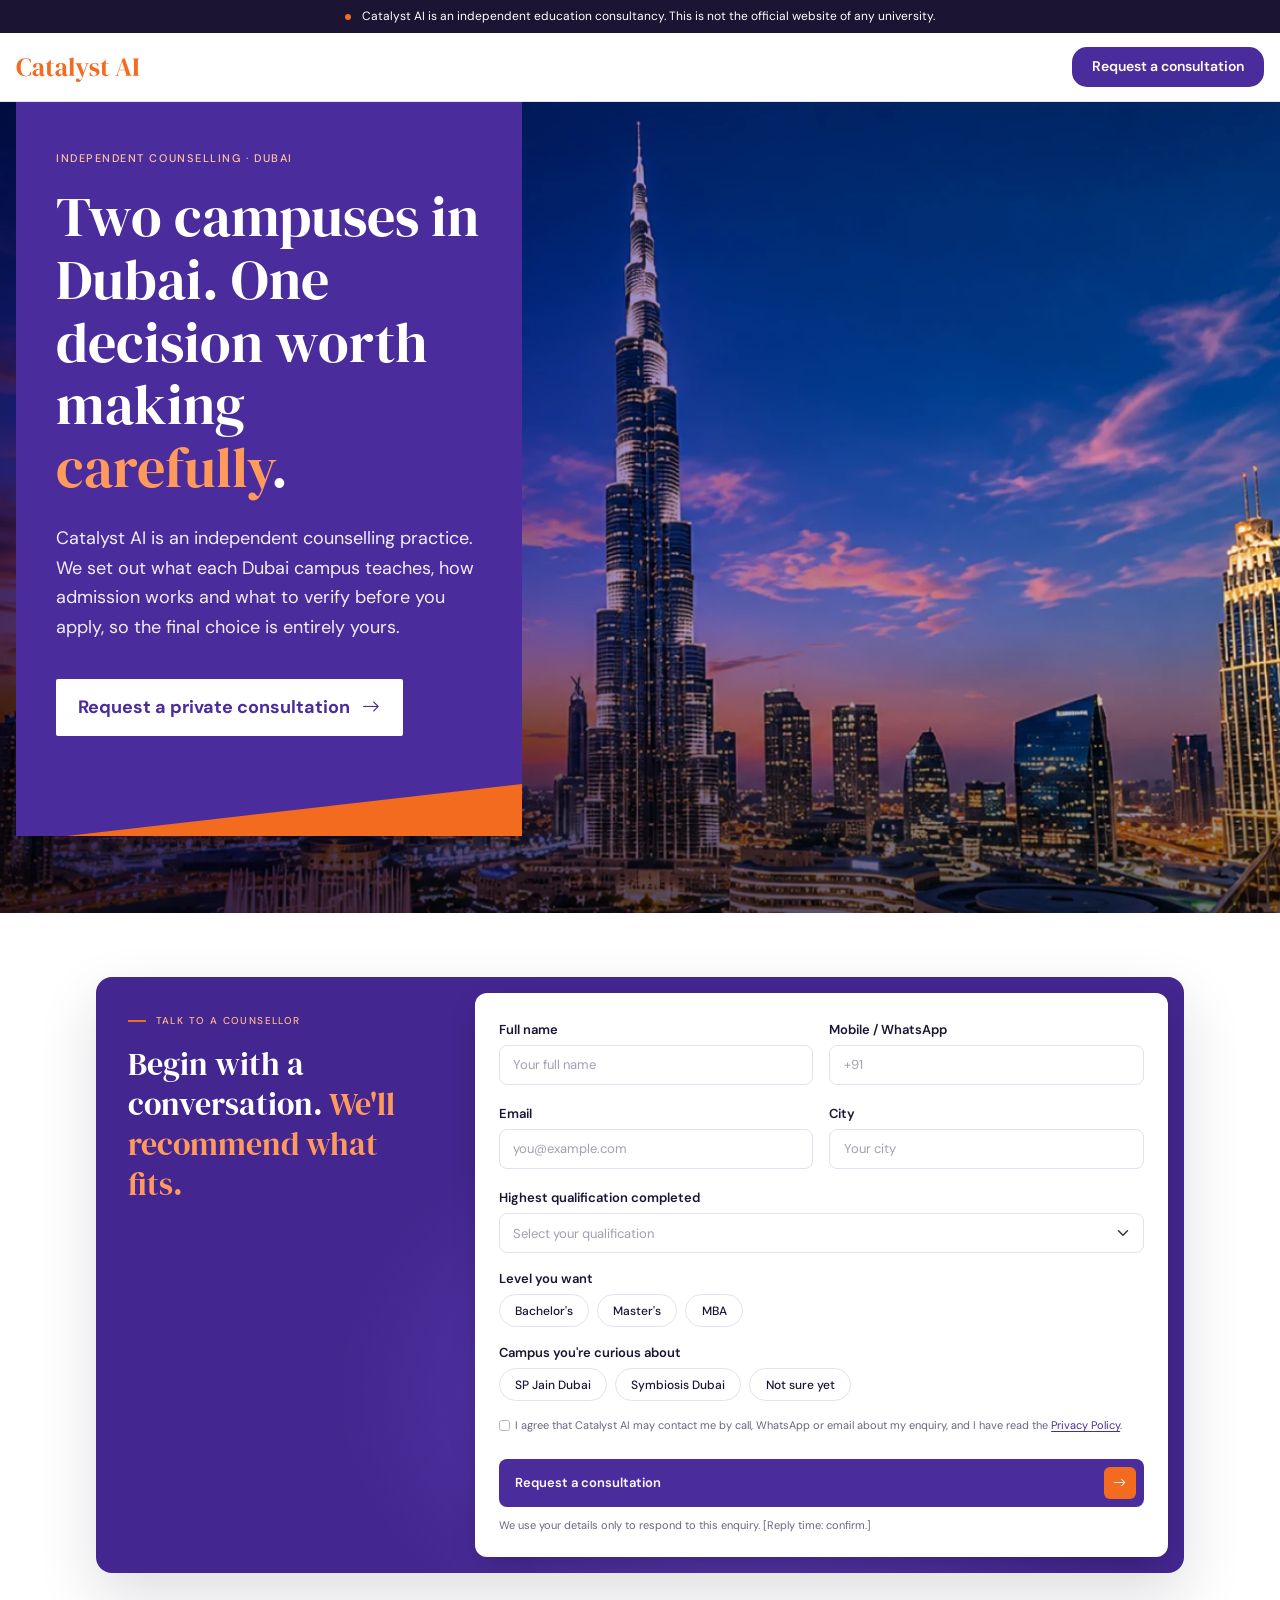
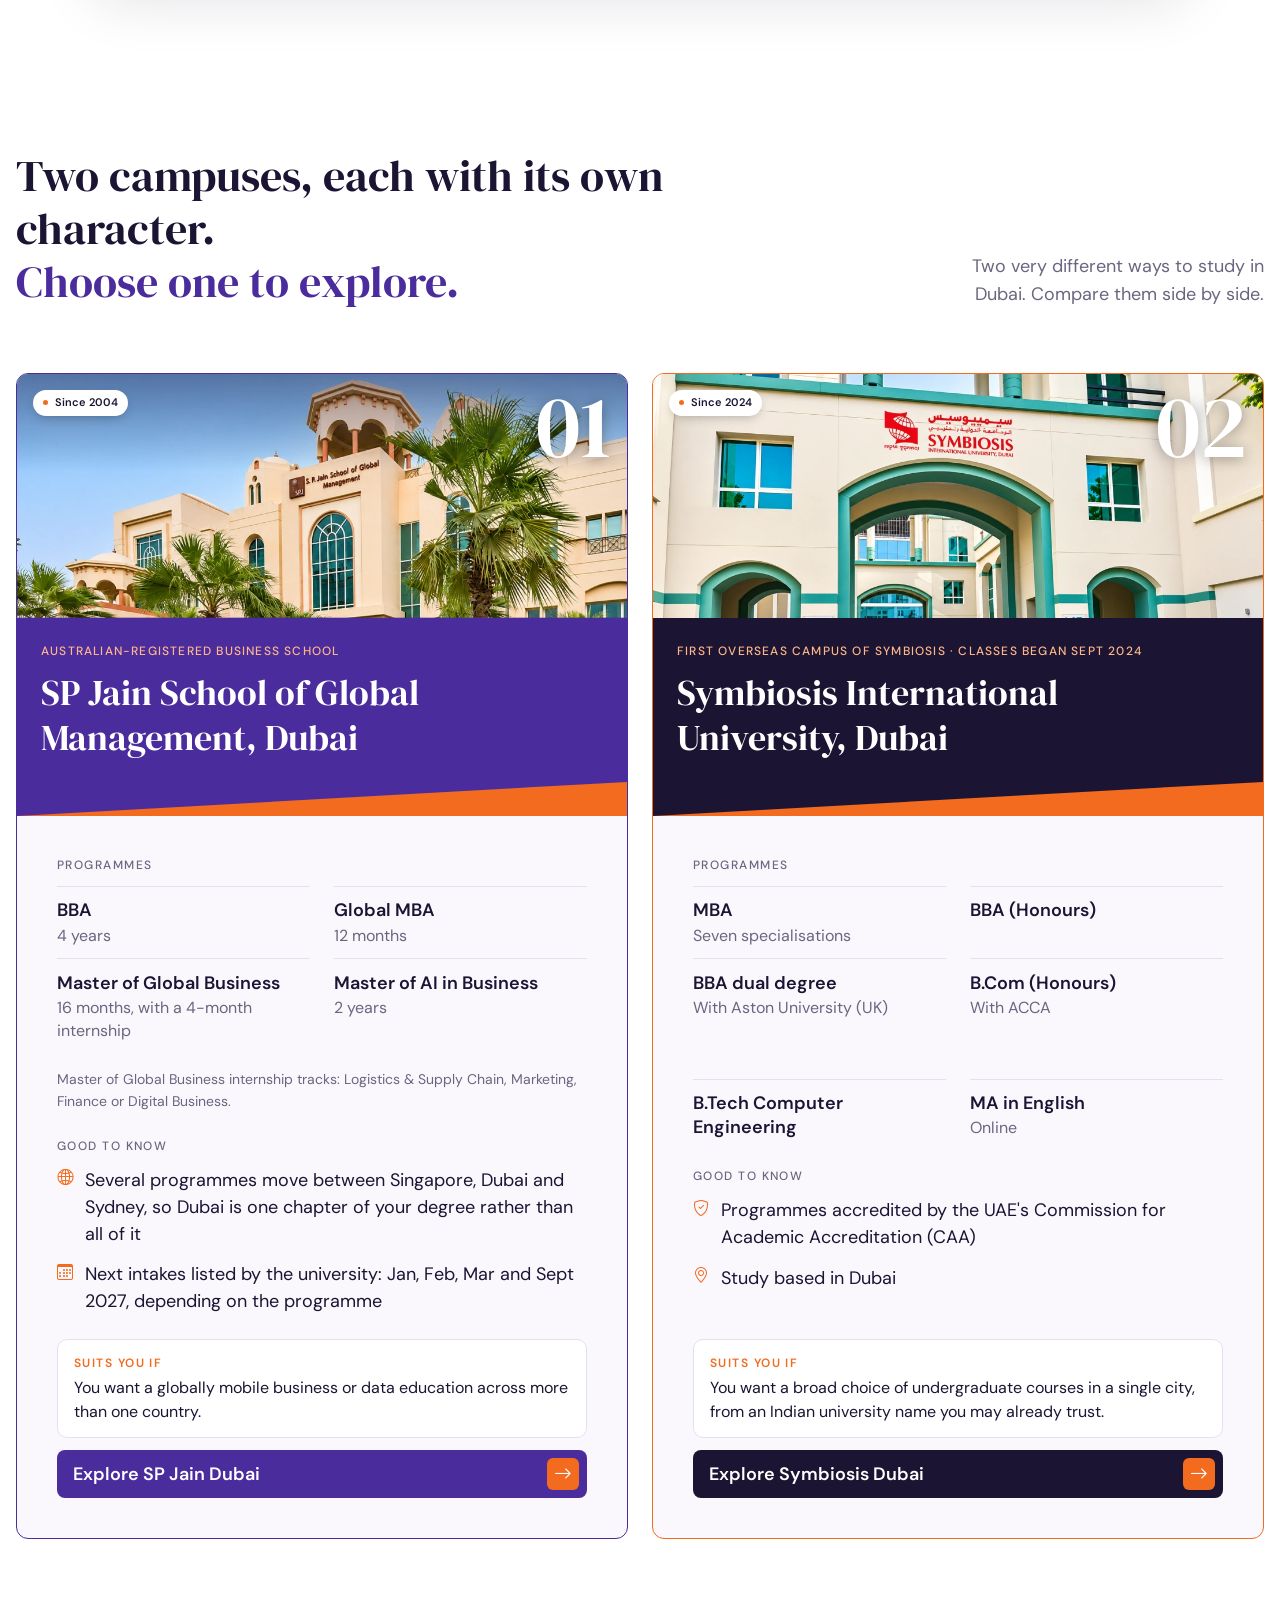
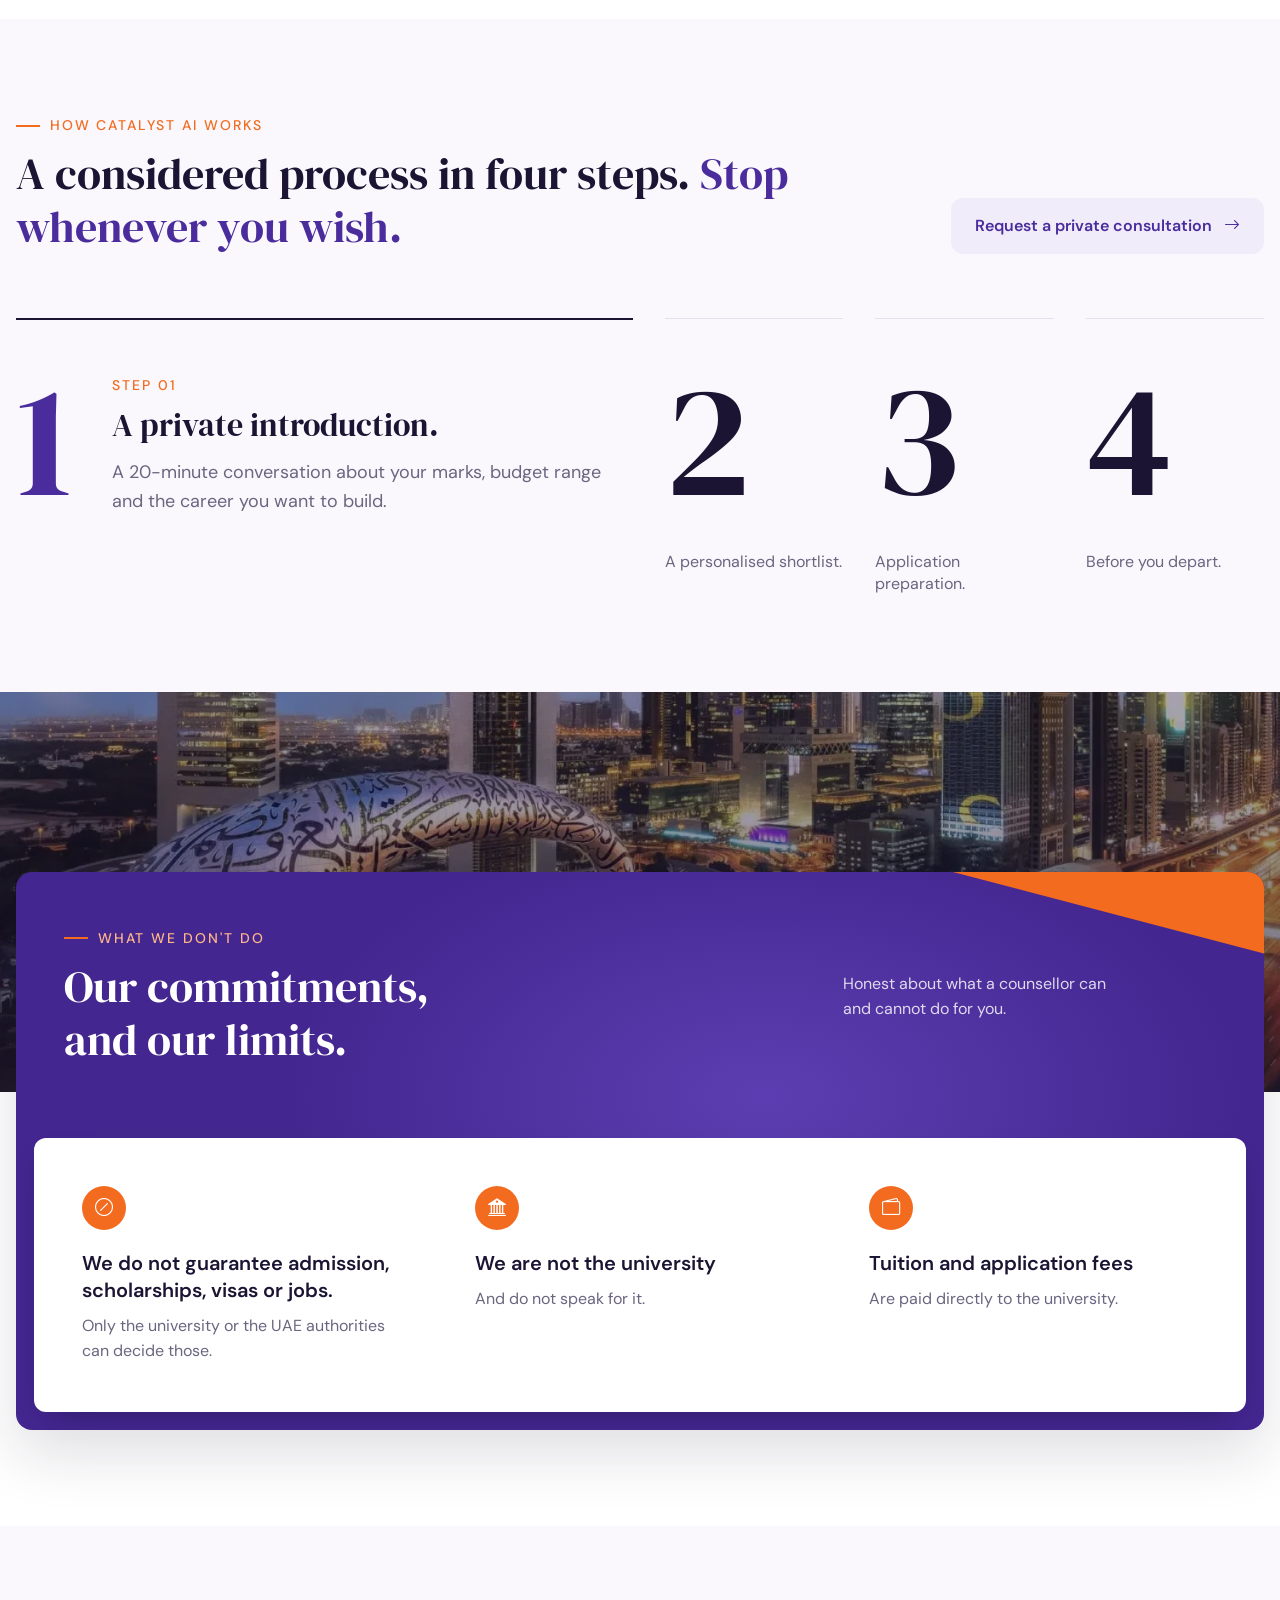
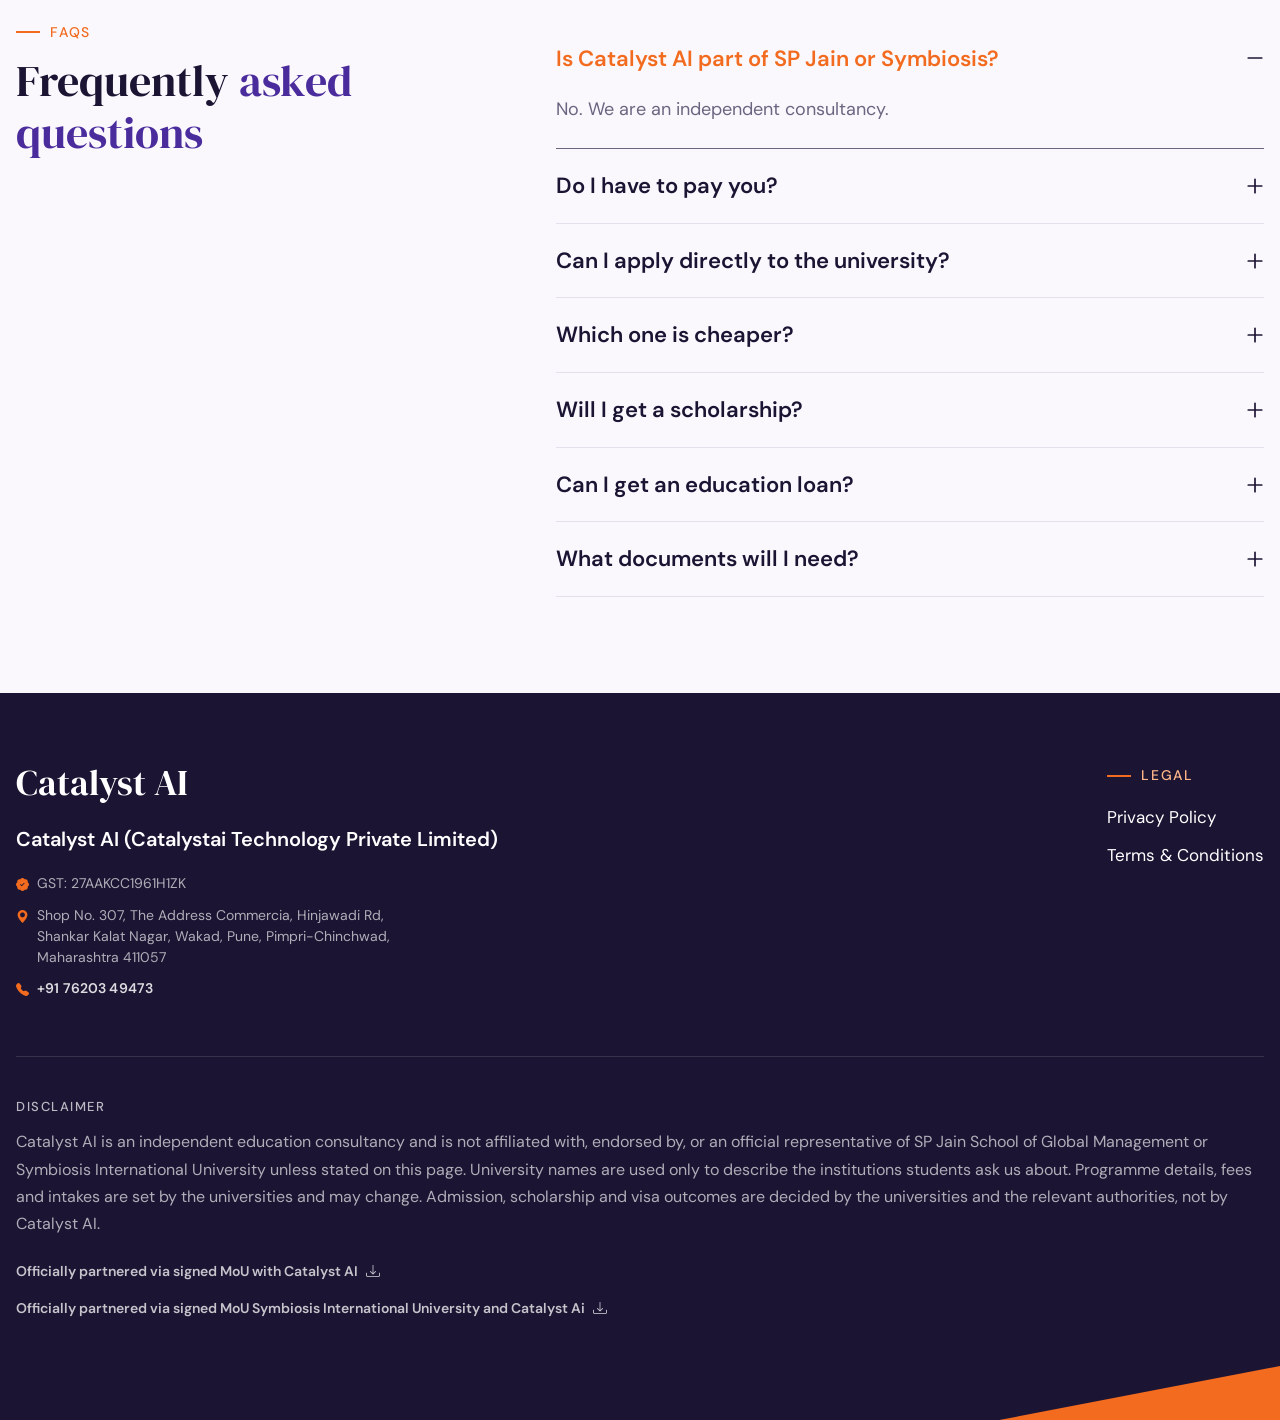
<file: index.html>
<!doctype html>
<html lang="en">
  <head>
    <meta charset="UTF-8" />
    <meta name="viewport" content="width=device-width, initial-scale=1" />
    <title>Catalyst AI | Independent Counselling for Dubai Campuses</title>

    <!-- Google Tag Manager -->
    <script>
      (function (w, d, s, l, i) {
        w[l] = w[l] || [];
        w[l].push({ 'gtm.start': new Date().getTime(), event: 'gtm.js' });
        var f = d.getElementsByTagName(s)[0],
          j = d.createElement(s),
          dl = l != 'dataLayer' ? '&l=' + l : '';
        j.async = true;
        j.src = 'https://www.googletagmanager.com/gtm.js?id=' + i + dl;
        f.parentNode.insertBefore(j, f);
      })(window, document, 'script', 'dataLayer', 'GTM-PBZR5ZBN');
    </script>
    <!-- End Google Tag Manager -->
    <meta
      name="description"
      content="Catalyst AI is an independent counselling practice. Compare what each Dubai campus teaches, how admission works and what to verify before you apply."
    />

    <!-- Fonts -->
    <link rel="preconnect" href="https://fonts.googleapis.com" />
    <link rel="preconnect" href="https://fonts.gstatic.com" crossorigin />
    <link
      href="https://fonts.googleapis.com/css2?family=DM+Sans:wght@400;500;600;700&family=DM+Serif+Display:ital@0;1&display=swap"
      rel="stylesheet"
    />

    <!-- Bootstrap 5 + Icons -->
    <link href="https://cdn.jsdelivr.net/npm/bootstrap@5.3.3/dist/css/bootstrap.min.css" rel="stylesheet" />
    <link href="https://cdn.jsdelivr.net/npm/bootstrap-icons@1.11.3/font/bootstrap-icons.min.css" rel="stylesheet" />

    <!-- Favicon -->
    <link rel="icon" type="image/png" href="images/favicon.png" />

    <!-- Custom -->
    <link href="css/style.css" rel="stylesheet" />
    <link href="css/animation.css" rel="stylesheet" />
  </head>
  <body>
    <!-- Google Tag Manager (noscript) -->
    <noscript
      ><iframe
        src="https://www.googletagmanager.com/ns.html?id=GTM-PBZR5ZBN"
        height="0"
        width="0"
        style="display: none; visibility: hidden"
      ></iframe
    ></noscript>
    <!-- End Google Tag Manager (noscript) -->

    <!-- ============ 1. HEADER STRIP ============ -->
    <div class="header-strip" role="note">
      <div class="site-container">
        <p class="header-strip__text mb-0">
          <span class="header-strip__dot" aria-hidden="true"></span>
          Catalyst AI is an independent education consultancy. This is not the official website of any university.
        </p>
      </div>
    </div>

    <!-- ============ 2. HEADER ============ -->
    <header class="site-header">
      <div class="site-container">
        <nav class="d-flex align-items-center justify-content-between" aria-label="Main">
          <a href="#" class="site-logo" aria-label="Catalyst AI home"
            ><img src="images/logo.svg" alt="Catalyst AI" class="site-logo__img"
          /></a>
          <a href="#enquiry" class="btn btn-brand btn-brand--sm">Request a consultation</a>
        </nav>
      </div>
    </header>

    <main>
      <!-- ============ 3. HERO ============ -->
      <section class="hero" aria-labelledby="hero-title">
        <div class="site-container">
          <div class="row">
            <div class="col-12 col-md-10 col-lg-6 col-xl-5">
              <div class="hero-card">
                <p class="hero-card__eyebrow">Independent counselling &middot; Dubai</p>
                <h1 id="hero-title" class="hero-card__title">
                  Two campuses in Dubai. One decision worth making <span class="text-peach">carefully</span>.
                </h1>
                <p class="hero-card__text">
                  Catalyst AI is an independent counselling practice. We set out what each Dubai campus teaches, how
                  admission works and what to verify before you apply, so the final choice is entirely yours.
                </p>
                <a href="#enquiry" class="btn btn-light-cta">
                  <span>Request a private consultation</span>
                  <i class="bi bi-arrow-right" aria-hidden="true"></i>
                </a>
              </div>
            </div>
          </div>
        </div>
      </section>

      <!-- ============ 4. ENQUIRY FORM ============ -->
      <section class="enquiry" id="enquiry" aria-labelledby="enquiry-title">
        <div class="site-container">
          <div class="enquiry__wrap">
            <div class="row g-0 align-items-stretch">
              <!-- Left panel -->
              <div class="col-12 col-lg-4">
                <div class="enquiry__intro">
                  <p class="enquiry__eyebrow">
                    <span class="enquiry__line" aria-hidden="true"></span>Talk to a counsellor
                  </p>
                  <h2 id="enquiry-title" class="enquiry__title">
                    Begin with a conversation. <span class="text-peach">We'll recommend what fits.</span>
                  </h2>
                </div>
              </div>

              <!-- Form card -->
              <div class="col-12 col-lg-8">
                <div class="form-card">
                  <form id="leadForm" class="needs-validation" novalidate data-source="Home">
                    <!-- Hidden fields (leave as is). Change value of "source" on other pages:
                       Home  |  SP Jain  |  Symbiosis -->
                    <input type="hidden" name="source" value="Home" />
                    <input type="hidden" name="page_url" id="page_url" />
                    <input type="hidden" name="utm_source" id="utm_source" />
                    <input type="hidden" name="utm_medium" id="utm_medium" />
                    <input type="hidden" name="utm_campaign" id="utm_campaign" />
                    <input type="hidden" name="utm_term" id="utm_term" />
                    <input type="hidden" name="utm_content" id="utm_content" />
                    <!-- Honeypot (bots fill this, humans never see it) -->
                    <div class="visually-hidden" aria-hidden="true">
                      <label for="website">Website</label>
                      <input type="text" name="website" id="website" tabindex="-1" autocomplete="off" />
                    </div>

                    <div class="row g-3">
                      <div class="col-12 col-sm-6">
                        <label for="fullName" class="form-label">Full name</label>
                        <input
                          type="text"
                          class="form-control"
                          id="fullName"
                          name="full_name"
                          placeholder="Your full name"
                          autocomplete="name"
                          required
                          minlength="2"
                        />
                        <div class="invalid-feedback">Please enter your full name.</div>
                      </div>
                      <div class="col-12 col-sm-6">
                        <label for="mobile" class="form-label">Mobile / WhatsApp</label>
                        <input
                          type="tel"
                          class="form-control"
                          id="mobile"
                          name="mobile"
                          placeholder="+91"
                          inputmode="tel"
                          autocomplete="tel"
                          pattern="^\+?[0-9\s\-]{8,15}$"
                          required
                        />
                        <div class="invalid-feedback">Enter a valid mobile number.</div>
                      </div>

                      <div class="col-12 col-sm-6">
                        <label for="email" class="form-label">Email</label>
                        <input
                          type="email"
                          class="form-control"
                          id="email"
                          name="email"
                          placeholder="you@example.com"
                          autocomplete="email"
                          required
                        />
                        <div class="invalid-feedback">Enter a valid email address.</div>
                      </div>
                      <div class="col-12 col-sm-6">
                        <label for="city" class="form-label">City</label>
                        <input
                          type="text"
                          class="form-control"
                          id="city"
                          name="city"
                          placeholder="Your city"
                          autocomplete="address-level2"
                          required
                        />
                        <div class="invalid-feedback">Please enter your city.</div>
                      </div>

                      <div class="col-12">
                        <label for="qualification" class="form-label">Highest qualification completed</label>
                        <select class="form-select" id="qualification" name="qualification" required>
                          <option value="" selected disabled>Select your qualification</option>
                          <option>12th / Higher secondary</option>
                          <option>Diploma</option>
                          <option>Bachelor's degree</option>
                          <option>Master's degree</option>
                          <option>Other</option>
                        </select>
                        <div class="invalid-feedback">Please select your qualification.</div>
                      </div>

                      <!-- Level (single select pills) -->
                      <div class="col-12">
                        <span class="form-label d-block" id="levelLabel">Level you want</span>
                        <div class="pill-group" role="radiogroup" aria-labelledby="levelLabel">
                          <input type="radio" class="btn-check" name="level" id="lvl1" value="Bachelor's" required />
                          <label class="pill" for="lvl1">Bachelor's</label>

                          <input type="radio" class="btn-check" name="level" id="lvl2" value="Master's" />
                          <label class="pill" for="lvl2">Master's</label>

                          <input type="radio" class="btn-check" name="level" id="lvl3" value="MBA" />
                          <label class="pill" for="lvl3">MBA</label>
                        </div>
                      </div>

                      <!-- Campus (single select pills) -->
                      <div class="col-12">
                        <span class="form-label d-block" id="campusLabel">Campus you're curious about</span>
                        <div class="pill-group" role="radiogroup" aria-labelledby="campusLabel">
                          <input
                            type="radio"
                            class="btn-check"
                            name="campus"
                            id="cmp1"
                            value="SP Jain Dubai"
                            required
                          />
                          <label class="pill" for="cmp1">SP Jain Dubai</label>

                          <input type="radio" class="btn-check" name="campus" id="cmp2" value="Symbiosis Dubai" />
                          <label class="pill" for="cmp2">Symbiosis Dubai</label>

                          <input type="radio" class="btn-check" name="campus" id="cmp3" value="Not sure yet" />
                          <label class="pill" for="cmp3">Not sure yet</label>
                        </div>
                      </div>

                      <!-- Consent -->
                      <div class="col-12">
                        <div class="form-check consent">
                          <input
                            class="form-check-input"
                            type="checkbox"
                            id="consent"
                            name="consent"
                            value="Yes"
                            required
                          />
                          <label class="form-check-label" for="consent">
                            I agree that Catalyst AI may contact me by call, WhatsApp or email about my enquiry, and I
                            have read the <a href="privacy-policy.html" class="consent__link">Privacy Policy</a>.
                          </label>
                          <div class="invalid-feedback">Please tick this box to continue.</div>
                        </div>
                      </div>

                      <div class="col-12">
                        <button type="submit" class="btn btn-submit" id="submitBtn">
                          <span class="btn-submit__label">Request a consultation</span>
                          <span class="btn-submit__icon" aria-hidden="true"><i class="bi bi-arrow-right"></i></span>
                        </button>
                        <p class="form-note mb-0">
                          We use your details only to respond to this enquiry. [Reply time: confirm.]
                        </p>
                      </div>
                    </div>

                    <!-- Status message -->
                    <div id="formStatus" class="form-status" role="status" aria-live="polite" hidden></div>
                  </form>
                </div>
              </div>
            </div>
          </div>
        </div>
      </section>

      <!-- ============ 5. PICK A CAMPUS ============ -->
      <section class="campuses" id="campuses" aria-labelledby="campuses-title">
        <div class="site-container">
          <div class="campuses__head row g-3 align-items-end">
            <div class="col-12 col-md-8">
              <p class="section-eyebrow"><span class="section-eyebrow__line" aria-hidden="true"></span>Pick a campus</p>
              <h2 id="campuses-title" class="campuses__title">
                Two campuses, each with its own character.
                <span class="campuses__title-accent">Choose one to explore.</span>
              </h2>
            </div>
            <div class="col-12 col-md-4">
              <p class="campuses__lead">Two very different ways to study in Dubai. Compare them side by side.</p>
            </div>
          </div>

          <div class="row g-3 g-lg-4">
            <!-- Card 1: SP Jain -->
            <div class="col-12 col-md-6">
              <article class="campus-card campus-card--purple">
                <div class="campus-card__media">
                  <!-- IMAGE: add images/sp-jain-dubai.jpg (recommended 1000 x 400, 5:2) -->
                  <img
                    src="images/campus-img-2.webp"
                    alt="SP Jain School of Global Management campus, Dubai"
                    width="1000"
                    height="400"
                    loading="lazy"
                  />
                  <span class="campus-card__badge"
                    ><span class="campus-card__badge-dot" aria-hidden="true"></span>Since 2004</span
                  >
                  <span class="campus-card__num" aria-hidden="true">01</span>
                </div>

                <div class="campus-card__head">
                  <p class="campus-card__eyebrow">Australian-registered business school</p>
                  <h3 class="campus-card__title">SP Jain School of Global Management, Dubai</h3>
                </div>

                <div class="campus-card__body">
                  <p class="campus-card__label">Programmes</p>
                  <ul class="programmes list-unstyled">
                    <li><span class="programmes__name">BBA</span><span class="programmes__meta">4 years</span></li>
                    <li>
                      <span class="programmes__name">Global MBA</span><span class="programmes__meta">12 months</span>
                    </li>
                    <li>
                      <span class="programmes__name">Master of Global Business</span
                      ><span class="programmes__meta">16 months, with a 4-month internship</span>
                    </li>
                    <li>
                      <span class="programmes__name">Master of AI in Business</span
                      ><span class="programmes__meta">2 years</span>
                    </li>
                  </ul>
                  <p class="campus-card__note">
                    Master of Global Business internship tracks: Logistics &amp; Supply Chain, Marketing, Finance or
                    Digital Business.
                  </p>

                  <p class="campus-card__label">Good to know</p>
                  <ul class="know list-unstyled">
                    <li>
                      <i class="bi bi-globe2" aria-hidden="true"></i
                      ><span
                        >Several programmes move between Singapore, Dubai and Sydney, so Dubai is one chapter of your
                        degree rather than all of it</span
                      >
                    </li>
                    <li>
                      <i class="bi bi-calendar3" aria-hidden="true"></i
                      ><span
                        >Next intakes listed by the university: Jan, Feb, Mar and Sept 2027, depending on the
                        programme</span
                      >
                    </li>
                  </ul>

                  <div class="suits">
                    <p class="suits__label">Suits you if</p>
                    <p class="suits__text">
                      You want a globally mobile business or data education across more than one country.
                    </p>
                  </div>

                  <a href="sp-jain.html" class="campus-card__cta">
                    <span>Explore SP Jain Dubai</span>
                    <span class="campus-card__cta-icon" aria-hidden="true"><i class="bi bi-arrow-right"></i></span>
                  </a>
                </div>
              </article>
            </div>

            <!-- Card 2: Symbiosis -->
            <div class="col-12 col-md-6">
              <article class="campus-card campus-card--ink">
                <div class="campus-card__media">
                  <!-- IMAGE: add images/symbiosis-dubai.jpg (recommended 1000 x 400, 5:2) -->
                  <img
                    src="images/campus-img-1.webp"
                    alt="Symbiosis International University campus, Dubai"
                    width="1000"
                    height="400"
                    loading="lazy"
                  />
                  <span class="campus-card__badge"
                    ><span class="campus-card__badge-dot" aria-hidden="true"></span>Since 2024</span
                  >
                  <span class="campus-card__num" aria-hidden="true">02</span>
                </div>

                <div class="campus-card__head">
                  <p class="campus-card__eyebrow">
                    First overseas campus of Symbiosis &middot; classes began Sept 2024
                  </p>
                  <h3 class="campus-card__title">Symbiosis International University, Dubai</h3>
                </div>

                <div class="campus-card__body">
                  <p class="campus-card__label">Programmes</p>
                  <ul class="programmes list-unstyled">
                    <li>
                      <span class="programmes__name">MBA</span
                      ><span class="programmes__meta">Seven specialisations</span>
                    </li>
                    <li><span class="programmes__name">BBA (Honours)</span></li>
                    <li>
                      <span class="programmes__name">BBA dual degree</span
                      ><span class="programmes__meta">With Aston University (UK)</span>
                    </li>
                    <li>
                      <span class="programmes__name">B.Com (Honours)</span
                      ><span class="programmes__meta">With ACCA</span>
                    </li>
                    <li><span class="programmes__name">B.Sc Psychology</span></li>
                    <li><span class="programmes__name">BA Media &amp; Communication</span></li>
                    <li><span class="programmes__name">B.Tech Computer Engineering</span></li>
                    <li>
                      <span class="programmes__name">MA in English</span><span class="programmes__meta">Online</span>
                    </li>
                  </ul>

                  <p class="campus-card__label">Good to know</p>
                  <ul class="know list-unstyled">
                    <li>
                      <i class="bi bi-shield-check" aria-hidden="true"></i
                      ><span>Programmes accredited by the UAE's Commission for Academic Accreditation (CAA)</span>
                    </li>
                    <li><i class="bi bi-geo-alt" aria-hidden="true"></i><span>Study based in Dubai</span></li>
                  </ul>

                  <div class="suits">
                    <p class="suits__label">Suits you if</p>
                    <p class="suits__text">
                      You want a broad choice of undergraduate courses in a single city, from an Indian university name
                      you may already trust.
                    </p>
                  </div>

                  <a href="symbiosis.html" class="campus-card__cta">
                    <span>Explore Symbiosis Dubai</span>
                    <span class="campus-card__cta-icon" aria-hidden="true"><i class="bi bi-arrow-right"></i></span>
                  </a>
                </div>
              </article>
            </div>
          </div>
        </div>
      </section>
      <section class="process" id="process" aria-labelledby="process-title">
        <div class="site-container">
          <div class="process__head row g-3 align-items-end">
            <div class="col-12 col-lg-8">
              <p class="section-eyebrow">
                <span class="section-eyebrow__line" aria-hidden="true"></span>How Catalyst AI works
              </p>
              <h2 id="process-title" class="process__title">
                A considered process in four steps. <span class="process__title-accent">Stop whenever you wish.</span>
              </h2>
            </div>
            <div class="col-12 col-lg-4 d-lg-flex justify-content-lg-end">
              <a href="#enquiry" class="btn-soft">
                <span>Request a private consultation</span>
                <i class="bi bi-arrow-right" aria-hidden="true"></i>
              </a>
            </div>
          </div>

          <!-- Steps: one open at a time. JS in js/steps.js -->
          <div class="steps" data-steps>
            <!-- Step 1 (open by default) -->
            <article class="step is-active">
              <span class="step__num" aria-hidden="true">1</span>
              <div class="step__panel" id="step-panel-1" aria-hidden="false">
                <div class="step__panel-inner">
                  <p class="step__label">Step 01</p>
                  <h3 class="step__title">A private introduction.</h3>
                  <p class="step__text">
                    A 20-minute conversation about your marks, budget range and the career you want to build.
                  </p>
                </div>
              </div>
              <p class="step__caption" aria-hidden="true">A private introduction.</p>
              <span class="step__arrow" aria-hidden="true"><i class="bi bi-arrow-up-right"></i></span>
              <button
                type="button"
                class="step__toggle"
                aria-expanded="true"
                aria-controls="step-panel-1"
                tabindex="-1"
              >
                <span class="visually-hidden">Step 1: A private introduction.</span>
              </button>
            </article>

            <!-- Step 2 -->
            <article class="step">
              <span class="step__num" aria-hidden="true">2</span>
              <div class="step__panel" id="step-panel-2" aria-hidden="true">
                <div class="step__panel-inner">
                  <p class="step__label">Step 02</p>
                  <h3 class="step__title">A personalised shortlist.</h3>
                  <p class="step__text">
                    A written comparison of the programmes that suit you from SP Jain, Symbiosis or both, covering
                    duration, eligibility and the full cost of attending.
                  </p>
                </div>
              </div>
              <p class="step__caption" aria-hidden="true">A personalised shortlist.</p>
              <span class="step__arrow" aria-hidden="true"><i class="bi bi-arrow-up-right"></i></span>
              <button type="button" class="step__toggle" aria-expanded="false" aria-controls="step-panel-2">
                <span class="visually-hidden">Step 2: A personalised shortlist.</span>
              </button>
            </article>

            <!-- Step 3 -->
            <article class="step">
              <span class="step__num" aria-hidden="true">3</span>
              <div class="step__panel" id="step-panel-3" aria-hidden="true">
                <div class="step__panel-inner">
                  <p class="step__label">Step 03</p>
                  <h3 class="step__title">Application preparation.</h3>
                  <p class="step__text">
                    <!-- EDIT: replace with your own copy -->
                    Document checklist, form review and deadline tracking. You submit to the university.
                  </p>
                </div>
              </div>
              <p class="step__caption" aria-hidden="true">Application preparation.</p>
              <span class="step__arrow" aria-hidden="true"><i class="bi bi-arrow-up-right"></i></span>
              <button type="button" class="step__toggle" aria-expanded="false" aria-controls="step-panel-3">
                <span class="visually-hidden">Step 3: Application preparation.</span>
              </button>
            </article>

            <!-- Step 4 -->
            <article class="step">
              <span class="step__num" aria-hidden="true">4</span>
              <div class="step__panel" id="step-panel-4" aria-hidden="true">
                <div class="step__panel-inner">
                  <p class="step__label">Step 04</p>
                  <h3 class="step__title">Before you depart.</h3>
                  <p class="step__text">
                    We list the questions to put to the university's international office about visa, housing and
                    arrival.
                  </p>
                </div>
              </div>
              <p class="step__caption" aria-hidden="true">Before you depart.</p>
              <span class="step__arrow" aria-hidden="true"><i class="bi bi-arrow-up-right"></i></span>
              <button type="button" class="step__toggle" aria-expanded="false" aria-controls="step-panel-4">
                <span class="visually-hidden">Step 4: Before you depart.</span>
              </button>
            </article>
          </div>
        </div>
      </section>

      <!-- ============ 7. COMMITMENTS AND LIMITS ============ -->
      <section class="commit" aria-labelledby="commit-title">
        <div class="commit__bg" aria-hidden="true"></div>
        <div class="site-container position-relative">
          <div class="commit__card">
            <div class="commit__head row g-3 align-items-center">
              <div class="col-12 col-lg-8">
                <p class="section-eyebrow section-eyebrow--light">
                  <span class="section-eyebrow__line" aria-hidden="true"></span>What we don't do
                </p>
                <h2 id="commit-title" class="commit__title">Our commitments, and our limits.</h2>
              </div>
              <div class="col-12 col-lg-4">
                <p class="commit__lead">Honest about what a counsellor can and cannot do for you.</p>
              </div>
            </div>

            <div class="commit__items">
              <div class="row g-3 g-md-4">
                <div class="col-12 col-md-4">
                  <div class="commit-item">
                    <span class="commit-item__icon" aria-hidden="true"><i class="bi bi-slash-circle"></i></span>
                    <h3 class="commit-item__title">We do not guarantee admission, scholarships, visas or jobs.</h3>
                    <p class="commit-item__text">Only the university or the UAE authorities can decide those.</p>
                  </div>
                </div>
                <div class="col-12 col-md-4">
                  <div class="commit-item">
                    <span class="commit-item__icon" aria-hidden="true"><i class="bi bi-bank2"></i></span>
                    <h3 class="commit-item__title">We are not the university</h3>
                    <p class="commit-item__text">And do not speak for it.</p>
                  </div>
                </div>
                <div class="col-12 col-md-4">
                  <div class="commit-item">
                    <span class="commit-item__icon" aria-hidden="true"><i class="bi bi-wallet2"></i></span>
                    <h3 class="commit-item__title">Tuition and application fees</h3>
                    <p class="commit-item__text">Are paid directly to the university.</p>
                  </div>
                </div>
              </div>
            </div>
          </div>
        </div>
      </section>

      <section class="faq-section" id="faq" aria-labelledby="faq-title">
        <div class="site-container">
          <div class="row g-4 g-lg-5">
            <div class="col-12 col-lg-5">
              <p class="section-eyebrow"><span class="section-eyebrow__line" aria-hidden="true"></span>FAQs</p>
              <h2 id="faq-title" class="faq-section__title">
                Frequently <span class="faq-section__title-accent">asked questions</span>
              </h2>
            </div>

            <div class="col-12 col-lg-7">
              <div class="accordion faq" id="faqAccordion">
                <!-- 1 (open by default) -->
                <div class="accordion-item">
                  <h3 class="accordion-header">
                    <button
                      class="accordion-button"
                      type="button"
                      data-bs-toggle="collapse"
                      data-bs-target="#faq1"
                      aria-expanded="true"
                      aria-controls="faq1"
                    >
                      Is Catalyst AI part of SP Jain or Symbiosis?
                    </button>
                  </h3>
                  <div id="faq1" class="accordion-collapse collapse show" data-bs-parent="#faqAccordion">
                    <div class="accordion-body">No. We are an independent consultancy.</div>
                  </div>
                </div>

                <!-- 2 -->
                <div class="accordion-item">
                  <h3 class="accordion-header">
                    <button
                      class="accordion-button collapsed"
                      type="button"
                      data-bs-toggle="collapse"
                      data-bs-target="#faq2"
                      aria-expanded="false"
                      aria-controls="faq2"
                    >
                      Do I have to pay you?
                    </button>
                  </h3>
                  <div id="faq2" class="accordion-collapse collapse" data-bs-parent="#faqAccordion">
                    <div class="accordion-body">
                      Tuition and application fees are paid directly to the university.
                      <!-- EDIT: add your own counselling fee, or say the first consultation is free -->
                      [Confirm: state your counselling fee here, or that counselling is free.]
                    </div>
                  </div>
                </div>

                <!-- 3 -->
                <div class="accordion-item">
                  <h3 class="accordion-header">
                    <button
                      class="accordion-button collapsed"
                      type="button"
                      data-bs-toggle="collapse"
                      data-bs-target="#faq3"
                      aria-expanded="false"
                      aria-controls="faq3"
                    >
                      Can I apply directly to the university?
                    </button>
                  </h3>
                  <div id="faq3" class="accordion-collapse collapse" data-bs-parent="#faqAccordion">
                    <div class="accordion-body">
                      Yes. Applying directly is always an option. We help you compare programmes and prepare your
                      documents, but the application is made to the university and the decision is theirs.
                    </div>
                  </div>
                </div>

                <!-- 4 -->
                <div class="accordion-item">
                  <h3 class="accordion-header">
                    <button
                      class="accordion-button collapsed"
                      type="button"
                      data-bs-toggle="collapse"
                      data-bs-target="#faq4"
                      aria-expanded="false"
                      aria-controls="faq4"
                    >
                      Which one is cheaper?
                    </button>
                  </h3>
                  <div id="faq4" class="accordion-collapse collapse" data-bs-parent="#faqAccordion">
                    <div class="accordion-body">
                      It depends on the programme, its length and what the fees include. We compare the full cost of
                      attending for each option. Fees are set by the universities and may change, so confirm the latest
                      figures with the university before you apply.
                    </div>
                  </div>
                </div>

                <!-- 5 -->
                <div class="accordion-item">
                  <h3 class="accordion-header">
                    <button
                      class="accordion-button collapsed"
                      type="button"
                      data-bs-toggle="collapse"
                      data-bs-target="#faq5"
                      aria-expanded="false"
                      aria-controls="faq5"
                    >
                      Will I get a scholarship?
                    </button>
                  </h3>
                  <div id="faq5" class="accordion-collapse collapse" data-bs-parent="#faqAccordion">
                    <div class="accordion-body">
                      We cannot promise one. Scholarships are decided only by the university, and we can point you to
                      what each university lists and how to apply.
                    </div>
                  </div>
                </div>

                <!-- 6 -->
                <div class="accordion-item">
                  <h3 class="accordion-header">
                    <button
                      class="accordion-button collapsed"
                      type="button"
                      data-bs-toggle="collapse"
                      data-bs-target="#faq6"
                      aria-expanded="false"
                      aria-controls="faq6"
                    >
                      Can I get an education loan?
                    </button>
                  </h3>
                  <div id="faq6" class="accordion-collapse collapse" data-bs-parent="#faqAccordion">
                    <div class="accordion-body">
                      Loan options depend on the lender, the programme and your circumstances.
                      <!-- EDIT: say whether you help with loan guidance -->
                      [Confirm: state whether you offer loan guidance.]
                    </div>
                  </div>
                </div>

                <!-- 7 -->
                <div class="accordion-item">
                  <h3 class="accordion-header">
                    <button
                      class="accordion-button collapsed"
                      type="button"
                      data-bs-toggle="collapse"
                      data-bs-target="#faq7"
                      aria-expanded="false"
                      aria-controls="faq7"
                    >
                      What documents will I need?
                    </button>
                  </h3>
                  <div id="faq7" class="accordion-collapse collapse" data-bs-parent="#faqAccordion">
                    <div class="accordion-body">
                      Usually your academic mark sheets, a valid passport and passport-size photographs. Exact
                      requirements vary by programme and are set by each university.
                    </div>
                  </div>
                </div>
              </div>
            </div>
          </div>
        </div>
      </section>

      <!-- ============ 9. FOOTER ============ -->
      <footer class="site-footer">
        <div class="site-container">
          <div class="site-footer__top d-flex flex-column flex-md-row justify-content-md-between gap-5">
            <!-- Company -->
            <div class="site-footer__brand">
              <!-- LOGO: swap for <img src="images/logo-white.svg" alt="Catalyst AI" class="site-footer__logo-img"> -->
              <a href="#" class="site-footer__logo" aria-label="Catalyst AI home">Catalyst AI</a>
              <p class="site-footer__company">Catalyst AI (Catalystai Technology Private Limited)</p>
              <ul class="site-footer__details list-unstyled">
                <li>
                  <i class="bi bi-patch-check-fill site-footer__detail-icon"></i>
                  GST: 27AAKCC1961H1ZK
                </li>
                <li>
                  <i class="bi bi-geo-alt-fill site-footer__detail-icon"></i>
                  Shop No. 307, The Address Commercia, Hinjawadi Rd, Shankar Kalat Nagar, Wakad, Pune, Pimpri-Chinchwad,
                  Maharashtra 411057
                </li>
                <li>
                  <i class="bi bi-telephone-fill site-footer__detail-icon"></i>
                  <a href="tel:+917620349473" class="site-footer__detail-link">+91 76203 49473</a>
                </li>
              </ul>
            </div>

            <!-- Legal -->
            <nav class="site-footer__legal" aria-label="Legal">
              <p class="section-eyebrow section-eyebrow--light">
                <span class="section-eyebrow__line" aria-hidden="true"></span>Legal
              </p>
              <ul class="list-unstyled mb-0">
                <li><a href="privacy-policy.html">Privacy Policy</a></li>
                <li><a href="terms-and-conditions.html">Terms &amp; Conditions</a></li>
              </ul>
            </nav>
          </div>

          <hr class="site-footer__rule" />

          <div class="site-footer__disclaimer">
            <p class="site-footer__label">Disclaimer</p>
            <p class="site-footer__disclaimer-text">
              Catalyst AI is an independent education consultancy and is not affiliated with, endorsed by, or an
              official representative of SP Jain School of Global Management or Symbiosis International University
              unless stated on this page. University names are used only to describe the institutions students ask us
              about. Programme details, fees and intakes are set by the universities and may change. Admission,
              scholarship and visa outcomes are decided by the universities and the relevant authorities, not by
              Catalyst AI.
            </p>
          </div>

          <!-- MoU Links -->
          <div class="site-footer__mou d-flex flex-wrap gap-3 mb-3">
            <a
              href="pdf/sp-jain-mou.pdf"
              target="_blank"
              download
              class="site-footer__mou-link d-inline-flex align-items-center gap-2"
            >
              Officially partnered via signed MoU with Catalyst AI
              <i class="bi bi-download" aria-hidden="true"></i>
            </a>
            <a
              href="pdf/symbiosis-mou.pdf"
              target="_blank"
              download
              class="site-footer__mou-link d-inline-flex align-items-center gap-2"
            >
              Officially partnered via signed MoU Symbiosis International University and Catalyst Ai
              <i class="bi bi-download" aria-hidden="true"></i>
            </a>
          </div>

          <p class="site-footer__copy">&copy; 2026 Catalystai Technology Private Limited. All rights reserved.</p>
        </div>
      </footer>
    </main>

    <script src="https://cdn.jsdelivr.net/npm/bootstrap@5.3.3/dist/js/bootstrap.bundle.min.js"></script>
    <script src="js/animation.js"></script>
    <script>
      const SCRIPT_URL =
        'https://script.google.com/macros/s/AKfycbzrDKWqtpv0M3a1UmBsDBKVnvX0uhdGeXrJRZy6gha68rI_2YvxMbgAQLD7IMWY1wJ38g/exec';
      const PAGE_TYPE = 'main_home';

      (function () {
        'use strict';

        const form = document.getElementById('leadForm');
        if (!form) return;

        const btn = document.getElementById('submitBtn');
        const label = btn.querySelector('.btn-submit__label');
        const statusBox = document.getElementById('formStatus');

        /* ---- Capture page URL + UTM params ---- */
        const params = new URLSearchParams(window.location.search);
        ['utm_source', 'utm_medium', 'utm_campaign', 'utm_term', 'utm_content'].forEach(function (key) {
          const el = document.getElementById(key);
          if (el) el.value = params.get(key) || '';
        });
        document.getElementById('page_url').value = window.location.href;

        function showStatus(type, message) {
          statusBox.hidden = false;
          statusBox.className = 'form-status form-status--' + type;
          statusBox.textContent = message;
        }

        form.addEventListener('submit', function (event) {
          event.preventDefault();
          statusBox.hidden = true;

          if (!form.checkValidity()) {
            form.classList.add('was-validated');
            const firstInvalid = form.querySelector(':invalid');
            if (firstInvalid) firstInvalid.focus({ preventScroll: false });
            return;
          }

          // Honeypot: bots ke liye silently stop
          if (form.website && form.website.value) return;

          btn.disabled = true;
          label.textContent = 'Sending...';

          // Capture user details before reset for redirect
          const userName = form.full_name ? form.full_name.value.trim() : '';
          const userEmail = form.email ? form.email.value.trim() : '';
          const userMobile = form.mobile ? form.mobile.value.trim() : '';

          // Form data + static page type
          const body = new URLSearchParams(new FormData(form));
          body.append('pageType', PAGE_TYPE);

          fetch(SCRIPT_URL, { method: 'POST', mode: 'no-cors', body: body })
            .then(function () {
              // Build thank-you URL with 3 query params
              const qs = new URLSearchParams({
                name: userName,
                email: userEmail,
                mobile: userMobile,
              });
              window.location.href = 'thankyou?' + qs.toString();
            })
            .catch(function () {
              showStatus('err', 'Something went wrong. Please check your connection and try again.');
              btn.disabled = false;
              label.textContent = 'Request a consultation';
            });
        });
      })();
    </script>
    <script>
      (function () {
        'use strict';

        const wrap = document.querySelector('[data-steps]');
        if (!wrap) return;

        const steps = Array.from(wrap.querySelectorAll('.step'));

        function activate(target) {
          steps.forEach(function (step) {
            const isOn = step === target;
            const toggle = step.querySelector('.step__toggle');
            const panel = step.querySelector('.step__panel');

            step.classList.toggle('is-active', isOn);
            toggle.setAttribute('aria-expanded', String(isOn));
            toggle.tabIndex = isOn ? -1 : 0; // open step is not a control
            panel.setAttribute('aria-hidden', String(!isOn));
          });
        }

        steps.forEach(function (step) {
          step.querySelector('.step__toggle').addEventListener('click', function () {
            if (!step.classList.contains('is-active')) activate(step);
          });
        });
      })();
    </script>
  </body>
</html>
</file>
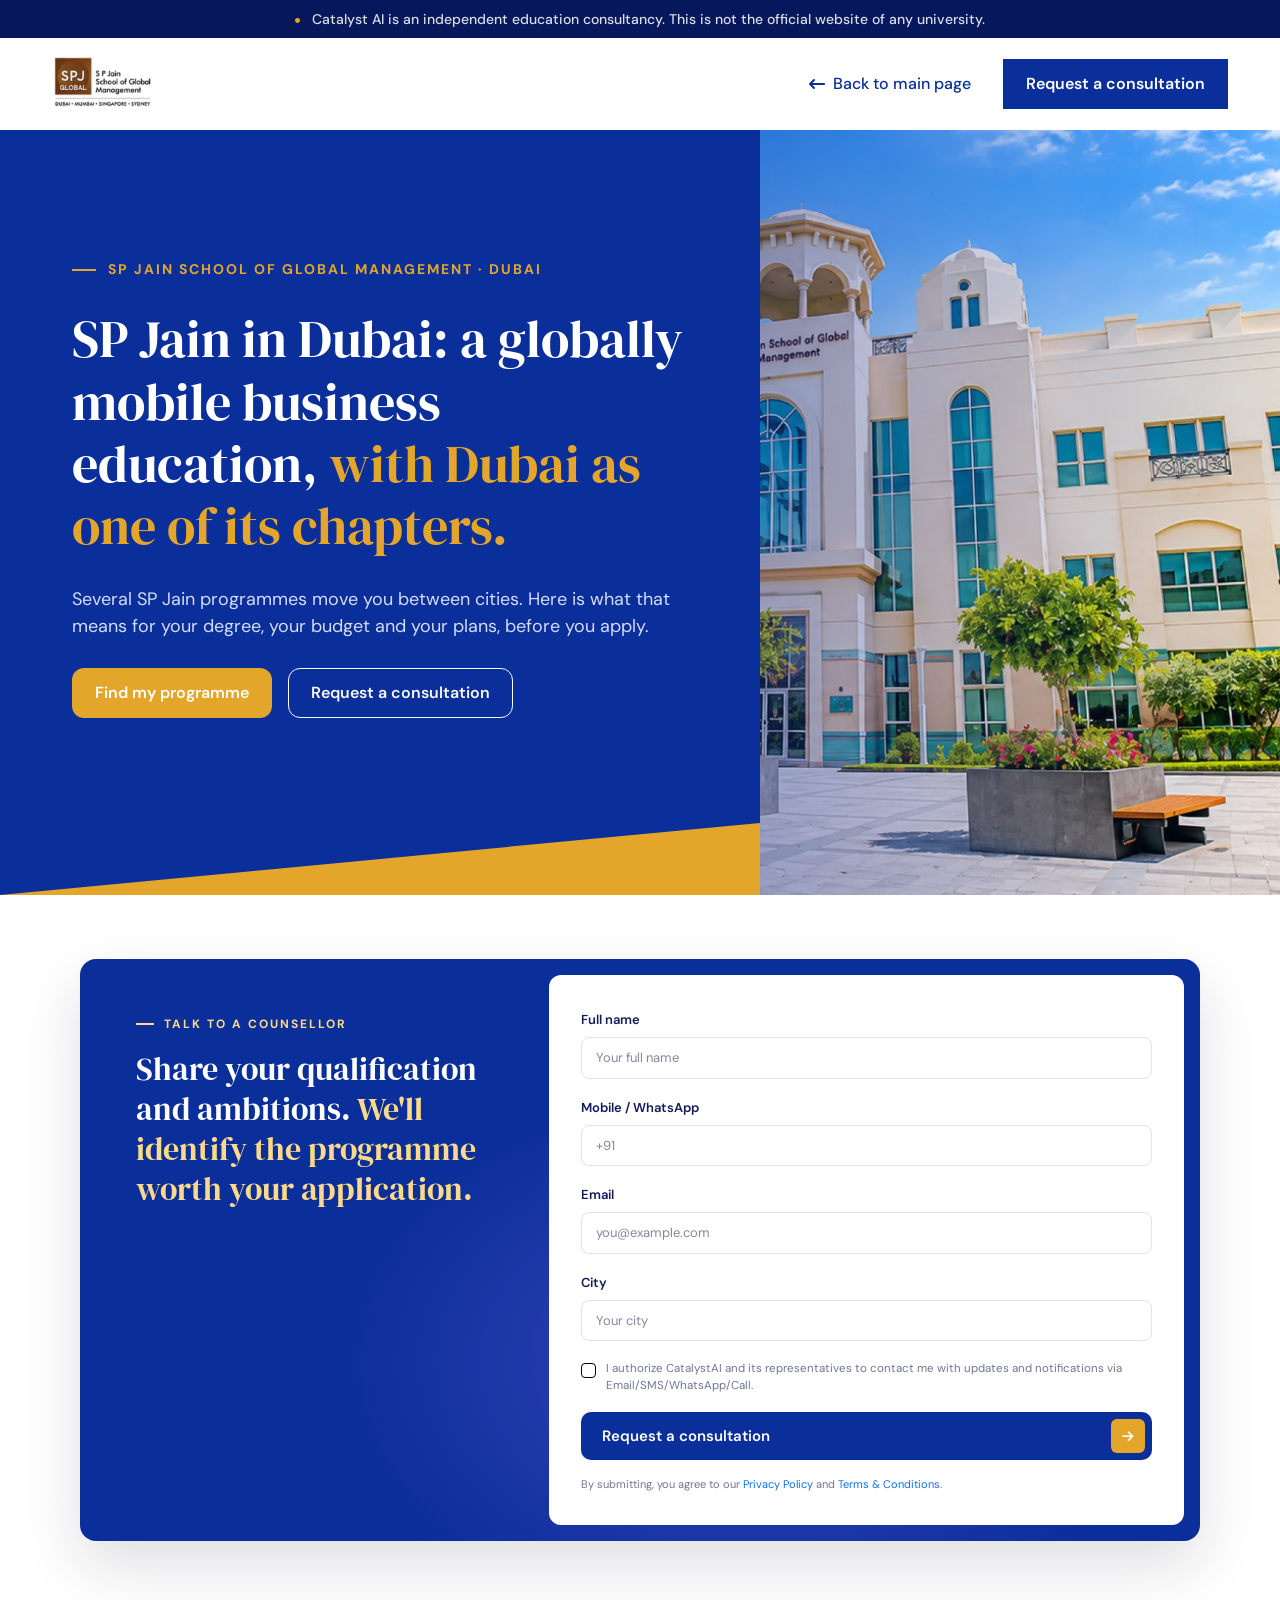
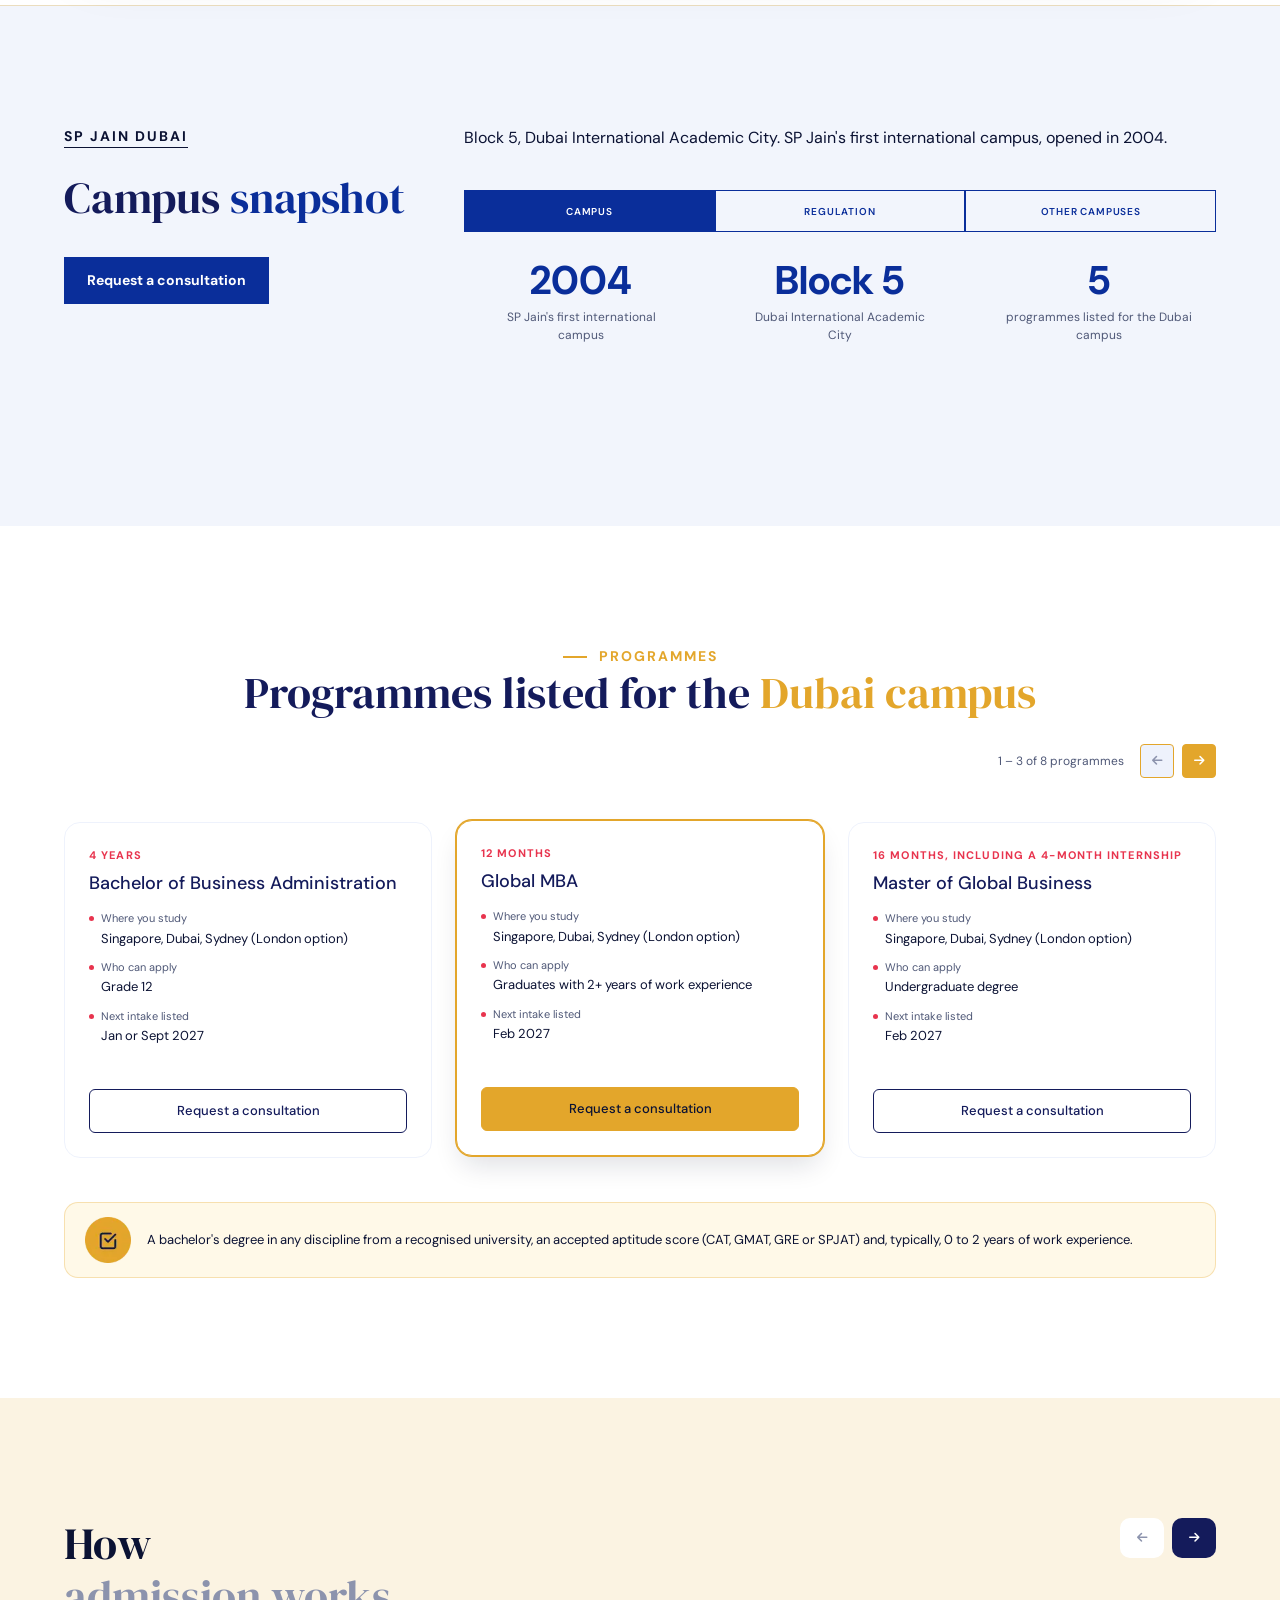
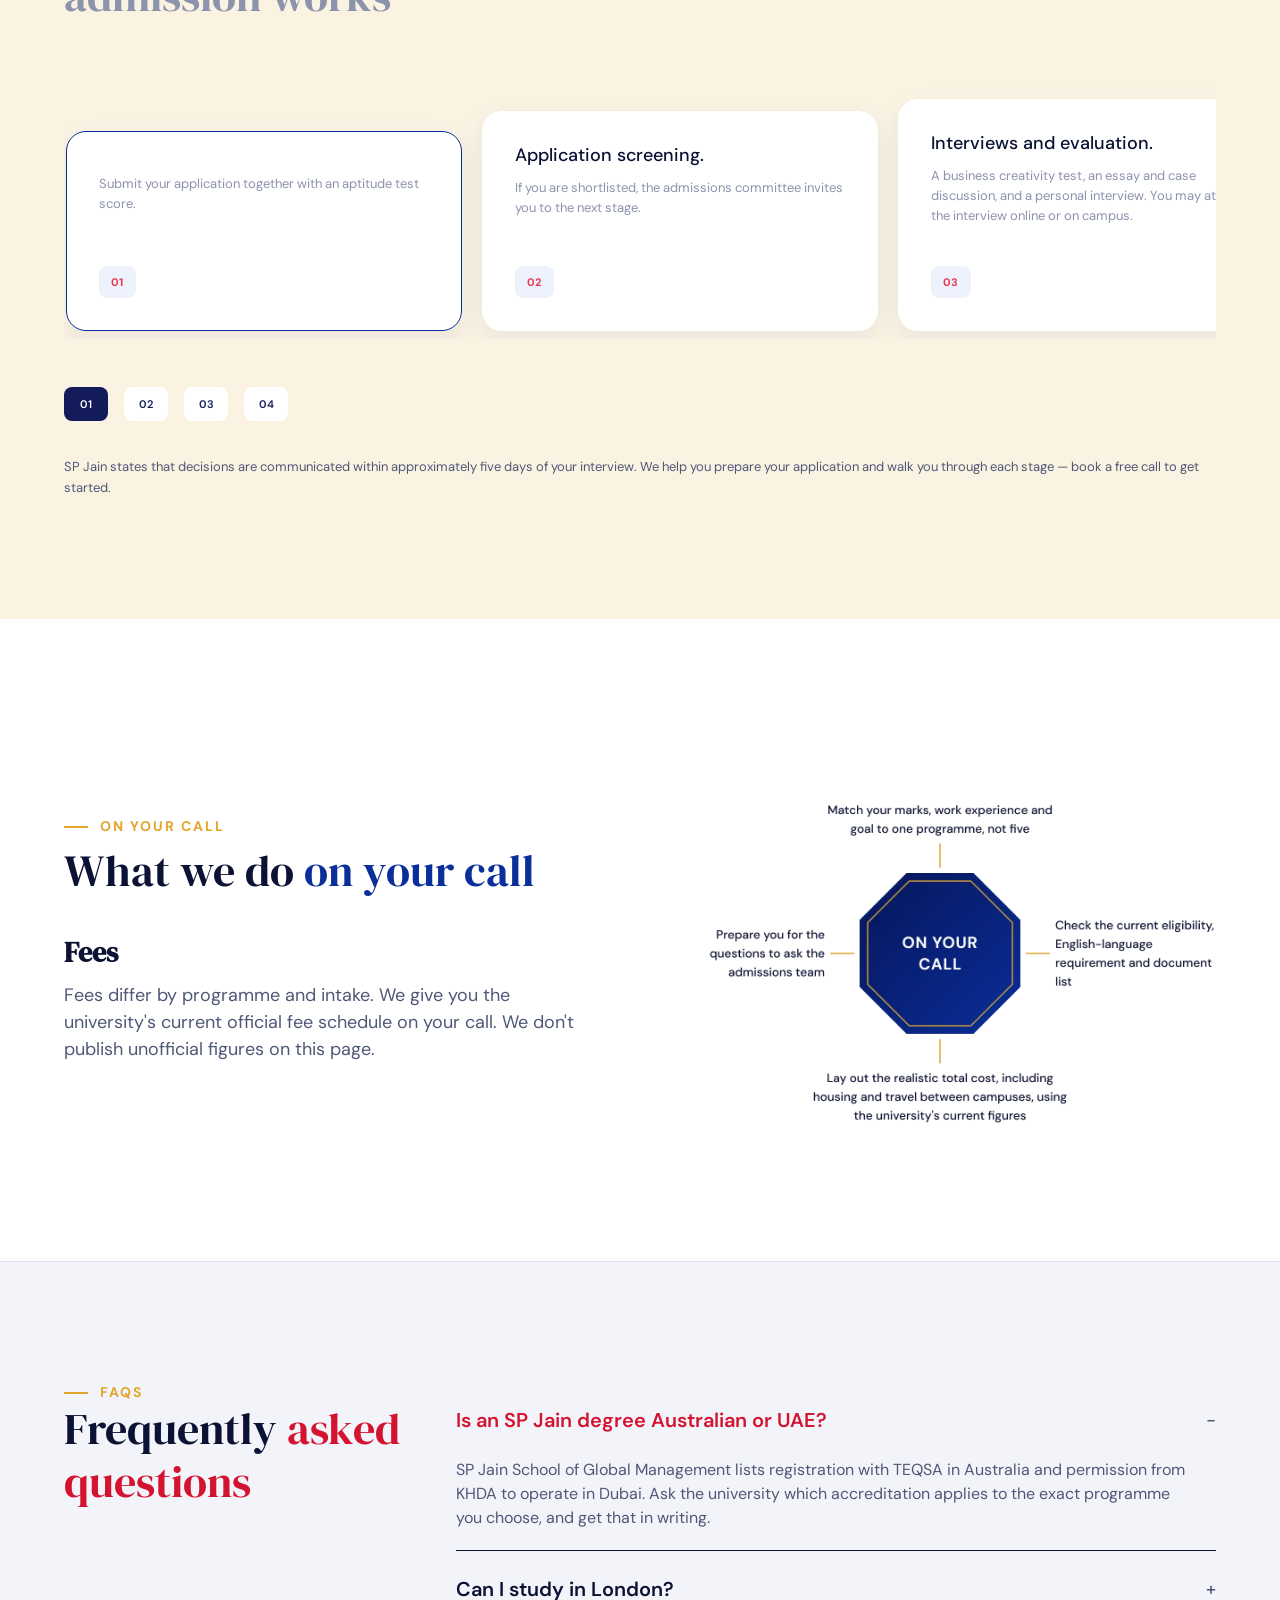
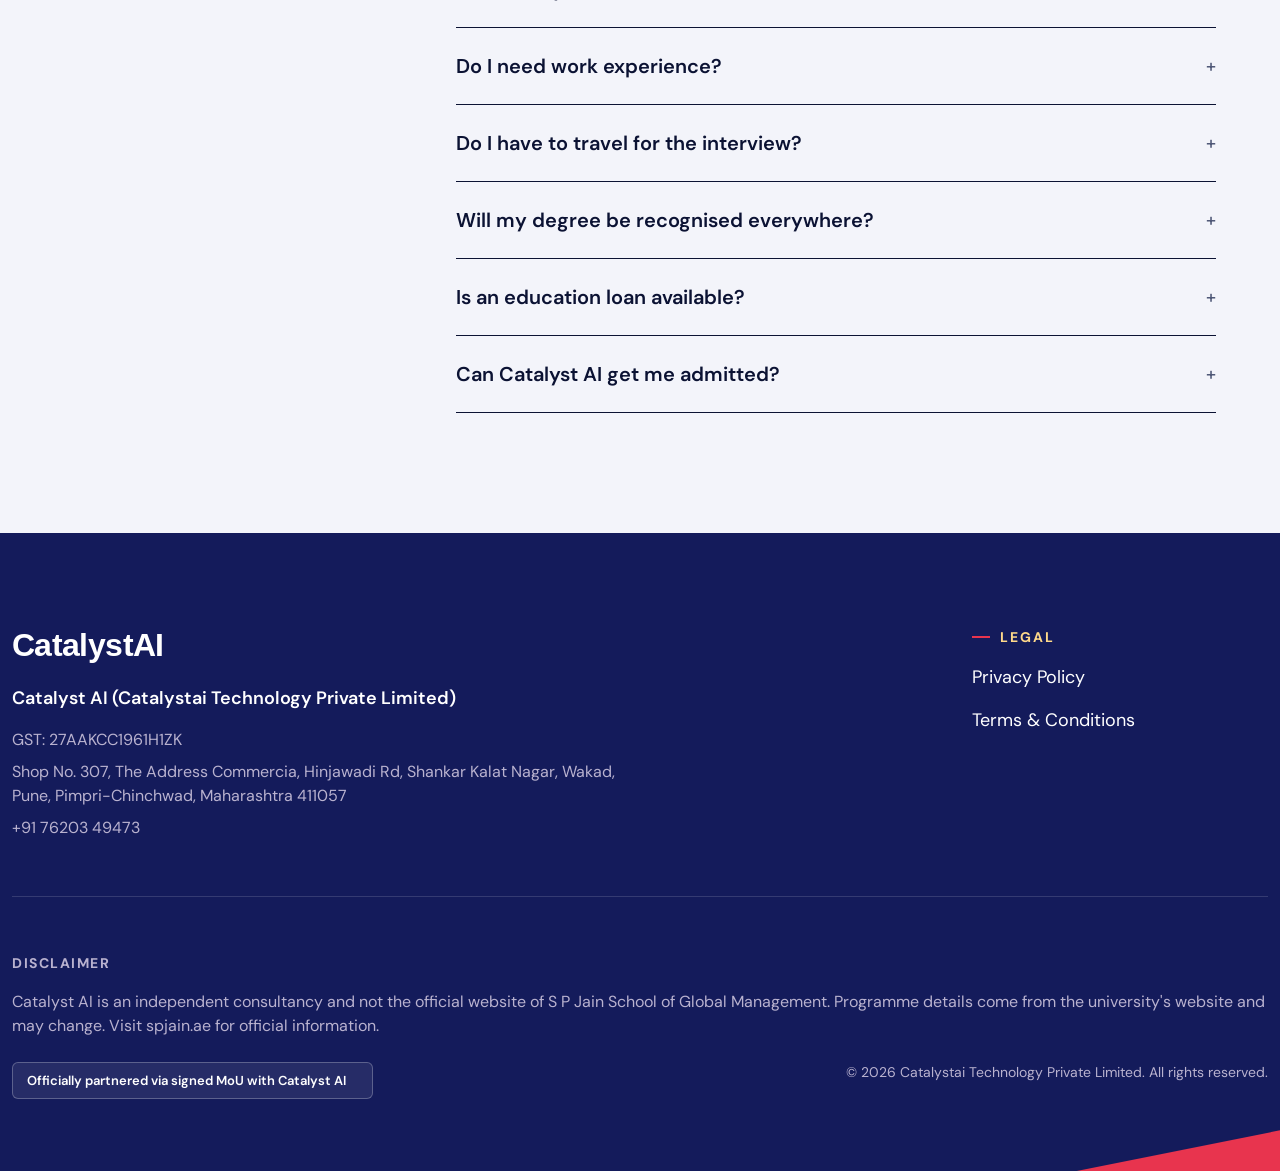
<file: sp-jain/index.html>
<!doctype html>
<html lang="en">
  <head>
    <meta charset="UTF-8" />
    <meta name="viewport" content="width=device-width, initial-scale=1.0" />
    <title>SP Jain | Catalyst AI</title>
    <link rel="preconnect" href="https://fonts.googleapis.com" />
    <link rel="preconnect" href="https://fonts.gstatic.com" crossorigin />
    <link
      href="https://fonts.googleapis.com/css2?family=Arimo:ital,wght@0,400..700;1,400..700&family=DM+Sans:ital,opsz,wght@0,9..40,100..1000;1,9..40,100..1000&family=DM+Serif+Display:ital@0;1&display=swap"
      rel="stylesheet"
    />

    <!-- Bootstrap 5 CSS -->
    <link href="https://cdn.jsdelivr.net/npm/bootstrap@5.3.3/dist/css/bootstrap.min.css" rel="stylesheet" />

    <!-- Font Awesome -->
    <link rel="stylesheet" href="https://cdnjs.cloudflare.com/ajax/libs/font-awesome/6.5.2/css/all.min.css" />

    <!-- Swiper CSS -->
    <link rel="stylesheet" href="https://cdn.jsdelivr.net/npm/swiper@11/swiper-bundle.min.css" />

    <!-- AOS CSS -->
    <link href="https://unpkg.com/aos@2.3.1/dist/aos.css" rel="stylesheet" />

    <!-- Custom CSS (always LAST) -->
    <link rel="stylesheet" href="./css/style.css" />
    <link rel="stylesheet" href="./css/responsive.css" />
    <link rel="icon" type="image/x-icon" href="./images/favicon.ico" />
  </head>

  <body class="theme-symbiosis">
    <div class="topbar text-center">
      <div class="container">
        <span class="topbar__dot d-inline-block rounded-circle me-2"></span>
        Catalyst AI is an independent education consultancy. This is not the official website of any university.
      </div>
    </div>

    <!-- ============ HEADER ============ -->
    <header class="site-header">
      <div class="container d-flex align-items-center justify-content-between py-3">
        <a
          href="#home"
          class="brand d-inline-flex align-items-center text-decoration-none"
          aria-label="SP jain International University Dubai"
        >
          <img src="./images/SPJain_logo.webp" alt="SP jain logo" />
        </a>

        <div class="d-flex align-items-center header-end">
          <a href="/" class="back-link d-none d-sm-inline-flex align-items-center gap-2 text-decoration-none">
            <i class="fa-solid fa-arrow-left-long"></i> Back to main page
          </a>
          <a href="#contact" class="btn btn-brand btn-navy">Request a consultation</a>
        </div>
      </div>
    </header>
    <!-- ============ HERO ============ -->
    <main>
      <section id="home" class="hero">
        <!-- Left faded strip (desktop only) -->
        <div class="hero__tint" aria-hidden="true" data-aos="fade" data-aos-duration="1200"></div>

        <!-- Main content panel with BG image + gradient overlay + bottom wedge -->
        <div class="hero__panel">
          <div class="container px-0 px-md-auto">
            <div
              class="hero__content d-flex justify-content-center flex-column position-relative"
              data-aos="fade-up"
              data-aos-duration="800"
            >
              <span
                class="eyebrow align-items-center fw-bold text-uppercase"
                data-aos="fade-up"
                data-aos-duration="700"
              >
                SP JAIN SCHOOL OF GLOBAL MANAGEMENT · DUBAI
              </span>

              <h1 class="hero__title mb-0 font-serif" data-aos="fade-up" data-aos-delay="100" data-aos-duration="800">
                SP Jain in Dubai: a globally mobile business education,
                <span class="text-brand-highlight">with Dubai as one of its chapters.</span>
              </h1>

              <p class="hero__text mb-0" data-aos="fade-up" data-aos-delay="200" data-aos-duration="800">
                Several SP Jain programmes move you between cities. Here is what that means for your degree, your budget
                and your plans, before you apply.
              </p>

              <div
                class="hero__actions d-flex flex-wrap gap-3 mb-0"
                data-aos="fade-up"
                data-aos-delay="300"
                data-aos-duration="800"
              >
                <a href="#programmes" class="btn btn-brand btn-accent rounded-12px">Find my programme</a>
                <a href="#contact" class="btn btn-brand btn-outline-light rounded-12px">Request a consultation</a>
              </div>
              <span
                class="hero__wedge"
                aria-hidden="true"
                data-aos="fade-up"
                data-aos-delay="250"
                data-aos-duration="700"
              ></span>
            </div>
          </div>
        </div>
      </section>
    </main>
    <!-- ============ CONSULTATION / CONTACT SECTION ============ -->
    <section id="contact" class="consult-section bg-white">
      <div class="container">
        <div class="consult-card" data-aos="fade-up" data-aos-duration="850">
          <div class="row g-0 align-items-stretch">
            <!-- Left Dark / Theme Info Column -->
            <div
              class="col-lg-5 consult-card__left d-flex flex-column justify-content-start gap-3"
              data-aos="fade-right"
              data-aos-delay="150"
              data-aos-duration="800"
            >
              <span class="consult-card__eyebrow d-inline-flex align-items-center fw-bold text-uppercase">
                TALK TO A COUNSELLOR
              </span>

              <h2 class="consult-card__title text-white font-serif mb-0">
                Share your qualification and ambitions.
                <span>We'll identify the programme worth your application.</span>
              </h2>
            </div>

            <!-- Right White Form Card -->
            <div class="col-lg-7">
              <div class="consult-card__form-wrap" data-aos="fade-up" data-aos-delay="200" data-aos-duration="800">
                <form id="consultationForm" class="consult-form" novalidate>
                  <!-- Target Google Sheet Tab Name (Change per page: Symboisi / Page2Tab / Page3Tab) -->
                  <input type="hidden" name="sheetTab" value="SP_Jain" />

                  <div class="row g-3">
                    <!-- Full Name -->
                    <div class="col-12">
                      <label for="fullName" class="form-label consult-label">Full name</label>
                      <input
                        type="text"
                        class="form-control consult-input"
                        id="fullName"
                        name="fullName"
                        placeholder="Your full name"
                        required
                      />
                    </div>

                    <!-- Mobile / WhatsApp -->
                    <div class="col-12">
                      <label for="mobileNumber" class="form-label consult-label">Mobile / WhatsApp</label>
                      <input
                        type="tel"
                        class="form-control consult-input"
                        id="mobileNumber"
                        name="mobileNumber"
                        placeholder="+91"
                        required
                      />
                    </div>

                    <!-- Email -->
                    <div class="col-12">
                      <label for="emailAddress" class="form-label consult-label">Email</label>
                      <input
                        type="email"
                        class="form-control consult-input"
                        id="emailAddress"
                        name="emailAddress"
                        placeholder="you@example.com"
                        required
                      />
                    </div>

                    <!-- City -->
                    <div class="col-12">
                      <label for="cityName" class="form-label consult-label">City</label>
                      <input
                        type="text"
                        class="form-control consult-input"
                        id="cityName"
                        name="cityName"
                        placeholder="Your city"
                        required
                      />
                    </div>

                    <!-- Consent Checkbox -->
                    <div class="col-12">
                      <div class="form-check consult-check">
                        <input class="form-check-input" type="checkbox" id="consentCheck" name="consent" required />
                        <label class="form-check-label" for="consentCheck">
                          I authorize CatalystAI and its representatives to contact me with updates and notifications
                          via Email/SMS/WhatsApp/Call.
                        </label>
                      </div>
                    </div>

                    <!-- Submit Button -->
                    <div class="col-12">
                      <button
                        type="submit"
                        id="consultSubmitBtn"
                        class="btn consult-submit w-100 d-flex align-items-center justify-content-between"
                      >
                        <span class="consult-submit__text">Request a consultation</span>
                        <span class="consult-submit__icon d-inline-flex align-items-center justify-content-center">
                          <i class="fa-solid fa-arrow-right"></i>
                        </span>
                      </button>
                    </div>

                    <!-- Status Alert & Legal Note -->
                    <div class="col-12">
                      <div id="formStatusMsg" class="consult-status d-none" role="alert"></div>
                      <p class="consult-note mb-0">
                        By submitting, you agree to our <a href="#privacy-policy">Privacy Policy</a>
                        and
                        <a href="#terms-of-use">Terms &amp; Conditions</a>.
                      </p>
                    </div>
                  </div>
                </form>
              </div>
            </div>
          </div>
        </div>
      </div>
    </section>
    <!-- ============ CAMPUS SNAPSHOT ============ -->
    <section id="snapshot" class="snapshot" data-snapshot aria-labelledby="snapshot-title">
      <div class="container custom-container px-gutter">
        <div class="row g-4 g-lg-5 align-items-start">
          <div class="col-lg-4" data-aos="fade-up">
            <div class="d-flex flex-column gap-3 gap-md-4">
              <span class="snapshot__eyebrow fw-bold text-uppercase">SP JAIN DUBAI</span>
              <h2 id="snapshot-title" class="snapshot__title font-serif">
                Campus <span class="text-brand-blue">snapshot</span>
              </h2>
              <a href="#contact" class="btn btn-brand btn-navy btn-caps">Request a consultation</a>
            </div>
          </div>

          <div class="col-lg-8" data-aos="fade-up" data-aos-delay="150">
            <p class="snapshot__lead">
              Block 5, Dubai International Academic City. SP Jain's first international campus, opened in 2004.
            </p>

            <div class="snapshot__tabs" role="tablist" aria-label="Campus snapshot" data-active="0">
              <span class="snapshot__indicator" aria-hidden="true"></span>
              <button
                class="snapshot__tab is-active"
                type="button"
                role="tab"
                id="snap-tab-0"
                aria-controls="snap-panel-0"
                aria-selected="true"
              >
                CAMPUS
              </button>
              <button
                class="snapshot__tab"
                type="button"
                role="tab"
                id="snap-tab-1"
                aria-controls="snap-panel-1"
                aria-selected="false"
                tabindex="-1"
              >
                REGULATION
              </button>
              <button
                class="snapshot__tab"
                type="button"
                role="tab"
                id="snap-tab-2"
                aria-controls="snap-panel-2"
                aria-selected="false"
                tabindex="-1"
              >
                OTHER CAMPUSES
              </button>
            </div>

            <div class="snapshot__panels">
              <!-- Tab 1: PARENT (default) -->
              <div class="snapshot__panel is-active" role="tabpanel" id="snap-panel-0" aria-labelledby="snap-tab-0">
                <div class="row row-cols-1 row-cols-sm-3 g-4 text-center">
                  <div class="col snapshot__stat">
                    <p class="snapshot__num fw-bold">2004</p>
                    <p class="snapshot__label">SP Jain's first international campus</p>
                  </div>
                  <div class="col snapshot__stat">
                    <p class="snapshot__num fw-bold">Block 5</p>
                    <p class="snapshot__label">Dubai International Academic City</p>
                  </div>
                  <div class="col snapshot__stat">
                    <p class="snapshot__num fw-bold">5</p>
                    <p class="snapshot__label">programmes listed for the Dubai campus</p>
                  </div>
                </div>
              </div>

              <!-- Tab 2: DUBAI CAMPUS (replace with your verified data) -->
              <div class="snapshot__panel" role="tabpanel" id="snap-panel-1" aria-labelledby="snap-tab-1">
                <div class="row row-cols-1 row-cols-sm-3 g-4 text-center">
                  <div class="col snapshot__stat">
                    <p class="snapshot__num fw-bold">Sept 2024</p>
                    <p class="snapshot__label">classes began</p>
                  </div>
                  <div class="col snapshot__stat">
                    <p class="snapshot__num fw-bold">14 Nov 2024</p>
                    <p class="snapshot__label">formally inaugurated</p>
                  </div>
                  <div class="col snapshot__stat">
                    <p class="snapshot__num fw-bold">Dubai Knowledge Park</p>
                    <p class="snapshot__label">reported location</p>
                  </div>
                </div>
              </div>

              <!-- Tab 3: REGULATION (replace with your verified data) -->
              <div class="snapshot__panel" role="tabpanel" id="snap-panel-2" aria-labelledby="snap-tab-2">
                <div class="row row-cols-1 row-cols-sm-3 g-4 text-center">
                  <div class="col snapshot__stat">
                    <p class="snapshot__num fw-bold">UAE</p>
                    <p class="snapshot__label">licensed by the Ministry of Education</p>
                  </div>
                  <div class="col snapshot__stat">
                    <p class="snapshot__num fw-bold">KHDA</p>
                    <p class="snapshot__label">licensed by the Knowledge and Human Development Authority</p>
                  </div>
                  <div class="col snapshot__stat">
                    <p class="snapshot__num fw-bold">CAA</p>
                    <p class="snapshot__label">programmes accredited by the Commission for Academic Accreditation</p>
                  </div>
                </div>
              </div>
            </div>
          </div>
        </div>
      </div>
    </section>
    <section id="programmes" class="programmes" data-programmes aria-labelledby="programmes-title">
      <div class="container custom-container px-gutter">
        <div class="programmes__inner mx-auto">
          <!-- Heading -->
          <header class="text-center" data-aos="fade-up">
            <span class="eyebrow justify-content-center text-uppercase fw-bold">PROGRAMMES</span>
            <h2 id="programmes-title" class="programmes__title font-serif">
              Programmes listed for the
              <span style="color: #e3a62b">Dubai campus</span>
            </h2>
          </header>

          <!-- Counter + arrows -->
          <div
            class="programmes__nav d-flex align-items-center justify-content-between justify-content-md-end gap-3"
            data-aos="fade-up"
            data-aos-delay="100"
          >
            <p class="programmes__count mb-0" aria-live="polite"><span data-prog-range>1 – 3</span> of 8 programmes</p>
            <div class="d-flex gap-2">
              <button class="prog-arrow prog-arrow--prev" type="button" aria-label="Previous programmes">
                <i class="fa-solid fa-arrow-left"></i>
              </button>
              <button class="prog-arrow prog-arrow--next" type="button" aria-label="Next programmes">
                <i class="fa-solid fa-arrow-right"></i>
              </button>
            </div>
          </div>

          <!-- Carousel -->
          <div class="swiper programmes__swiper" data-aos="fade-up" data-aos-delay="150">
            <div class="swiper-wrapper">
              <!-- 1. BBA -->
              <article class="swiper-slide">
                <div class="prog-card">
                  <p class="prog-card__level">4 years</p>
                  <h3 class="prog-card__title">Bachelor of Business Administration</h3>
                  <dl class="prog-card__specs">
                    <div>
                      <dt>Where you study</dt>
                      <dd>Singapore, Dubai, Sydney (London option)</dd>
                    </div>
                    <div>
                      <dt>Who can apply</dt>
                      <dd>Grade 12</dd>
                    </div>
                    <div>
                      <dt>Next intake listed</dt>
                      <dd>Jan or Sept 2027</dd>
                    </div>
                  </dl>
                  <a href="#contact" class="btn btn-pill w-100">Request a consultation</a>
                </div>
              </article>

              <!-- 2. Global MBA -->
              <article class="swiper-slide">
                <div class="prog-card">
                  <p class="prog-card__level">12 months</p>
                  <h3 class="prog-card__title">Global MBA</h3>
                  <dl class="prog-card__specs">
                    <div>
                      <dt>Where you study</dt>
                      <dd>Singapore, Dubai, Sydney (London option)</dd>
                    </div>
                    <div>
                      <dt>Who can apply</dt>
                      <dd>Graduates with 2+ years of work experience</dd>
                    </div>
                    <div>
                      <dt>Next intake listed</dt>
                      <dd>Feb 2027</dd>
                    </div>
                  </dl>
                  <a href="#contact" class="btn btn-pill w-100">Request a consultation</a>
                </div>
              </article>

              <!-- 3. Master of Global Business -->
              <article class="swiper-slide">
                <div class="prog-card">
                  <p class="prog-card__level">16 months, including a 4-month internship</p>
                  <h3 class="prog-card__title">Master of Global Business</h3>
                  <dl class="prog-card__specs">
                    <div>
                      <dt>Where you study</dt>
                      <dd>Singapore, Dubai, Sydney (London option)</dd>
                    </div>
                    <div>
                      <dt>Who can apply</dt>
                      <dd>Undergraduate degree</dd>
                    </div>
                    <div>
                      <dt>Next intake listed</dt>
                      <dd>Feb 2027</dd>
                    </div>
                  </dl>
                  <a href="#contact" class="btn btn-pill w-100">Request a consultation</a>
                </div>
              </article>

              <!-- 4. Master of Artificial Intelligence in Business -->
              <article class="swiper-slide">
                <div class="prog-card">
                  <p class="prog-card__level">2 years</p>
                  <h3 class="prog-card__title">Master of Artificial Intelligence in Business</h3>
                  <dl class="prog-card__specs">
                    <div>
                      <dt>Where you study</dt>
                      <dd>Dubai or Sydney</dd>
                    </div>
                    <div>
                      <dt>Who can apply</dt>
                      <dd>Undergraduate degree (check detailed criteria)</dd>
                    </div>
                    <div>
                      <dt>Next intake listed</dt>
                      <dd>Mar or Sept 2027</dd>
                    </div>
                  </dl>
                  <a href="#contact" class="btn btn-pill w-100">Request a consultation</a>
                </div>
              </article>

              <!-- 5. Master of Applied Finance and Wealth Management -->
              <article class="swiper-slide">
                <div class="prog-card">
                  <p class="prog-card__level">12 months</p>
                  <h3 class="prog-card__title">Master of Applied Finance and Wealth Management</h3>
                  <dl class="prog-card__specs">
                    <div>
                      <dt>Where you study</dt>
                      <dd>Mumbai (6 months) and Dubai (6 months)</dd>
                    </div>
                    <div>
                      <dt>Who can apply</dt>
                      <dd>Bachelor's degree</dd>
                    </div>
                    <div>
                      <dt>Next intake listed</dt>
                      <dd>Jan 2027</dd>
                    </div>
                  </dl>
                  <a href="#contact" class="btn btn-pill w-100">Request a consultation</a>
                </div>
              </article>
            </div>
          </div>

          <!-- Notice -->
          <div class="programmes__notice d-flex align-items-center gap-3" role="note" data-aos="fade-up">
            <img src="./images/Icon.webp" height="46px" width="46px" alt="" />
            <p class="mb-0">
              A bachelor's degree in any discipline from a recognised university, an accepted aptitude score (CAT, GMAT,
              GRE or SPJAT) and, typically, 0 to 2 years of work experience.
            </p>
          </div>
        </div>
      </div>
    </section>
    <!-- ============ HOW ADMISSION WORKS ============ -->
    <section id="admission" class="admission" data-admission aria-labelledby="admission-title">
      <div class="container custom-container px-gutter">
        <div class="admission__inner mx-auto">
          <!-- Heading + arrows -->
          <div class="d-flex align-items-start justify-content-between gap-3" data-aos="fade-up">
            <h2 id="admission-title" class="admission__title font-serif">
              How <span class="d-block">admission works</span>
            </h2>
            <div class="d-flex gap-2">
              <button class="step-arrow" type="button" data-adm-prev aria-label="Previous step">
                <i class="fa-solid fa-arrow-left"></i>
              </button>
              <button class="step-arrow" type="button" data-adm-next aria-label="Next step">
                <i class="fa-solid fa-arrow-right"></i>
              </button>
            </div>
          </div>

          <!-- Cards -->
          <div class="swiper admission__swiper" data-aos="fade-up" data-aos-delay="100">
            <div class="swiper-wrapper">
              <article class="swiper-slide is-active">
                <div class="step-card">
                  <h3 class="step-card__title"></h3>
                  <p class="step-card__text">Submit your application together with an aptitude test score.</p>
                  <span class="step-card__num">01</span>
                </div>
              </article>

              <article class="swiper-slide">
                <div class="step-card">
                  <h3 class="step-card__title">Application screening.</h3>
                  <p class="step-card__text">
                    If you are shortlisted, the admissions committee invites you to the next stage.
                  </p>
                  <span class="step-card__num">02</span>
                </div>
              </article>

              <article class="swiper-slide">
                <div class="step-card">
                  <h3 class="step-card__title">Interviews and evaluation.</h3>
                  <p class="step-card__text">
                    A business creativity test, an essay and case discussion, and a personal interview. You may attend
                    the interview online or on campus.
                  </p>
                  <span class="step-card__num">03</span>
                </div>
              </article>

              <article class="swiper-slide">
                <div class="step-card">
                  <h3 class="step-card__title">Decision.</h3>
                  <p class="step-card__text">
                    You receive an offer, a waitlist place or a decline. SP Jain's process states that you hear within
                    about five days.
                  </p>
                  <span class="step-card__num">04</span>
                </div>
              </article>
            </div>
          </div>

          <!-- Pagination (centered) -->
          <div
            class="admission__pager d-flex justify-content-center gap-3"
            role="group"
            aria-label="Admission steps"
            data-aos="fade-up"
          >
            <button class="step-dot is-active" type="button" data-adm-dot aria-label="Go to step 1" aria-current="step">
              01
            </button>
            <button class="step-dot" type="button" data-adm-dot aria-label="Go to step 2">02</button>
            <button class="step-dot" type="button" data-adm-dot aria-label="Go to step 3">03</button>
            <button class="step-dot" type="button" data-adm-dot aria-label="Go to step 4">04</button>
          </div>

          <p class="admission__note mb-0" data-aos="fade-up">
            SP Jain states that decisions are communicated within approximately five days of your interview. We help you
            prepare your application and walk you through each stage — book a free call to get started.
          </p>
        </div>
      </div>
    </section>

    <!-- ============ WHY STUDENTS SHORTLIST THIS CAMPUS ============ -->
    <section id="why-campus" class="why" aria-labelledby="why-title">
      <div class="container custom-container px-gutter">
        <div class="why__inner">
          <div class="row g-5 align-items-center">
            <!-- 1. Text -->
            <div class="col-md-6">
              <span class="eyebrow text-uppercase fw-bold mb-2" data-aos="fade-up">ON YOUR CALL</span>

              <h2 id="why-title" class="why__title font-serif" data-aos="fade-up" data-aos-delay="100">
                <span class="">What we do </span>
                <span class="" style="color: #0a2e9a">on your call</span>
              </h2>

              <h3 class="why__subtitle font-serif fw-bold" data-aos="fade-up" data-aos-delay="200">Fees</h3>

              <p class="why__text mb-0" data-aos="fade-up" data-aos-delay="300">
                Fees differ by programme and intake. We give you the university's current official fee schedule on your
                call. We don't publish unofficial figures on this page.
              </p>
            </div>
            <!-- 3. Diagram as an image (replace src, width and height with your file's real values) -->
            <div class="col-12 col-md-6">
              <img
                class="why__diagram img-fluid d-block mx-auto"
                src="./images/Diagram.webp"
                alt="SIU Dubai at the centre. One city, many courses: business, computing, engineering, psychology and media sit under one roof. Recognition in the UAE: the university says CAA-accredited degrees are recognised by public and private employers in the UAE. Professional add-ons: B.Com options include ACCA preparation, and the BBA has a dual-degree route with a UK university."
                width="760"
                height="540"
                loading="lazy"
                data-aos="zoom-in"
                data-aos-delay="100"
              />
            </div>
          </div>
        </div>
      </div>
    </section>
    <!-- ============ FAQ SECTION ============ -->
    <section id="faqs" class="faq-section">
      <div class="container custom-container px-gutter">
        <div class="row align-items-start g-4">
          <!-- Left Heading Column -->
          <div class="col-lg-4" data-aos="fade-up" data-aos-duration="750">
            <span class="eyebrow align-items-center fw-bold text-uppercase" data-aos="fade-up" data-aos-duration="700">
              FAQS
            </span>

            <h2 class="faq-title font-serif mb-0">Frequently <span class="faq-title__accent">asked questions</span></h2>
          </div>

          <!-- Right Accordion Column -->
          <div class="col-lg-8" data-aos="fade-up" data-aos-delay="120" data-aos-duration="800">
            <div class="accordion faq-accordion" id="faqAccordion">
              <!-- Item 1 -->
              <div class="accordion-item faq-item">
                <h3 class="accordion-header" id="faqHeadingOne">
                  <button
                    class="accordion-button faq-button"
                    type="button"
                    data-bs-toggle="collapse"
                    data-bs-target="#faqCollapseOne"
                    aria-expanded="true"
                    aria-controls="faqCollapseOne"
                  >
                    Is an SP Jain degree Australian or UAE?
                  </button>
                </h3>
                <div
                  id="faqCollapseOne"
                  class="accordion-collapse collapse show"
                  aria-labelledby="faqHeadingOne"
                  data-bs-parent="#faqAccordion"
                >
                  <div class="accordion-body faq-body">
                    SP Jain School of Global Management lists registration with TEQSA in Australia and permission from
                    KHDA to operate in Dubai. Ask the university which accreditation applies to the exact programme you
                    choose, and get that in writing.
                  </div>
                </div>
              </div>

              <!-- Item 2 -->
              <div class="accordion-item faq-item">
                <h3 class="accordion-header" id="faqHeadingTwo">
                  <button
                    class="accordion-button faq-button collapsed"
                    type="button"
                    data-bs-toggle="collapse"
                    data-bs-target="#faqCollapseTwo"
                    aria-expanded="false"
                    aria-controls="faqCollapseTwo"
                  >
                    Can I study in London?
                  </button>
                </h3>
                <div
                  id="faqCollapseTwo"
                  class="accordion-collapse collapse"
                  aria-labelledby="faqHeadingTwo"
                  data-bs-parent="#faqAccordion"
                >
                  <div class="accordion-body faq-body">
                    SP Jain has an articulation agreement with SP Jain London School of Management that offers BBA,
                    Master of Global Business and Global MBA students a London study option. Terms are set by the
                    university.
                  </div>
                </div>
              </div>

              <!-- Item 3 -->
              <div class="accordion-item faq-item">
                <h3 class="accordion-header" id="faqHeadingThree">
                  <button
                    class="accordion-button faq-button collapsed"
                    type="button"
                    data-bs-toggle="collapse"
                    data-bs-target="#faqCollapseThree"
                    aria-expanded="false"
                    aria-controls="faqCollapseThree"
                  >
                    Do I need work experience?
                  </button>
                </h3>
                <div
                  id="faqCollapseThree"
                  class="accordion-collapse collapse"
                  aria-labelledby="faqHeadingThree"
                  data-bs-parent="#faqAccordion"
                >
                  <div class="accordion-body faq-body">
                    For the Global MBA, the university lists 2+ years. For the BBA you apply after Grade 12. For the
                    Master of Global Business you need an undergraduate degree and, typically, 0 to 2 years of work
                    experience.
                  </div>
                </div>
              </div>

              <!-- Item 4 -->
              <div class="accordion-item faq-item">
                <h3 class="accordion-header" id="faqHeadingFour">
                  <button
                    class="accordion-button faq-button collapsed"
                    type="button"
                    data-bs-toggle="collapse"
                    data-bs-target="#faqCollapseFour"
                    aria-expanded="false"
                    aria-controls="faqCollapseFour"
                  >
                    Do I have to travel for the interview?
                  </button>
                </h3>
                <div
                  id="faqCollapseFour"
                  class="accordion-collapse collapse"
                  aria-labelledby="faqHeadingFour"
                  data-bs-parent="#faqAccordion"
                >
                  <div class="accordion-body faq-body">
                    No. SP Jain's process lets you attend the interview online, or on campus if you prefer.
                  </div>
                </div>
              </div>

              <!-- Item 5 -->
              <div class="accordion-item faq-item">
                <h3 class="accordion-header" id="faqHeadingFive">
                  <button
                    class="accordion-button faq-button collapsed"
                    type="button"
                    data-bs-toggle="collapse"
                    data-bs-target="#faqCollapseFive"
                    aria-expanded="false"
                    aria-controls="faqCollapseFive"
                  >
                    Will my degree be recognised everywhere?
                  </button>
                </h3>
                <div
                  id="faqCollapseFive"
                  class="accordion-collapse collapse"
                  aria-labelledby="faqHeadingFive"
                  data-bs-parent="#faqAccordion"
                >
                  <div class="accordion-body faq-body">
                    Employers in many countries know SP Jain, but recognition depends on the country and the role. Ask
                    SP Jain for its accreditation documents and check the requirement of any employer or authority that
                    matters to you.
                  </div>
                </div>
              </div>

              <!-- Item 6 -->
              <div class="accordion-item faq-item">
                <h3 class="accordion-header" id="faqHeadingSix">
                  <button
                    class="accordion-button faq-button collapsed"
                    type="button"
                    data-bs-toggle="collapse"
                    data-bs-target="#faqCollapseSix"
                    aria-expanded="false"
                    aria-controls="faqCollapseSix"
                  >
                    Is an education loan available?
                  </button>
                </h3>
                <div
                  id="faqCollapseSix"
                  class="accordion-collapse collapse"
                  aria-labelledby="faqHeadingSix"
                  data-bs-parent="#faqAccordion"
                >
                  <div class="accordion-body faq-body">
                    Banks and NBFCs offer education loans for study abroad, and we can explain options from lenders such
                    as Credila, IDFC First Bank, Avanse, ICICI Bank, Tata Capital, Axis Bank and Union Bank. Approval,
                    interest rates and any collateral rule are decided by the lender.
                  </div>
                </div>
              </div>

              <!-- Item 7 -->
              <div class="accordion-item faq-item">
                <h3 class="accordion-header" id="faqHeadingSeven">
                  <button
                    class="accordion-button faq-button collapsed"
                    type="button"
                    data-bs-toggle="collapse"
                    data-bs-target="#faqCollapseSeven"
                    aria-expanded="false"
                    aria-controls="faqCollapseSeven"
                  >
                    Can Catalyst AI get me admitted?
                  </button>
                </h3>
                <div
                  id="faqCollapseSeven"
                  class="accordion-collapse collapse"
                  aria-labelledby="faqHeadingSeven"
                  data-bs-parent="#faqAccordion"
                >
                  <div class="accordion-body faq-body">
                    No. The university decides. We help you choose the right programme and submit a complete
                    application.
                  </div>
                </div>
              </div>
            </div>
          </div>
        </div>
      </div>
    </section>
    <!-- ============ FOOTER ============ -->
    <footer class="site-footer d-flex flex-column position-relative overflow-hidden">
      <div class="container">
        <!-- Top Row: Brand & Company Info + Legal Links -->
        <div class="row justify-content-between g-4 footer__top">
          <!-- Left Column: Brand + Contact Details -->
          <div class="col-lg-6 col-md-7" data-aos="fade-up" data-aos-duration="700">
            <a
              href="#home"
              class="footer__logo text-white fw-bold font-arimo d-inline-block text-decoration-none mb-2 mb-md-3"
            >
              CatalystAI
            </a>

            <p class="footer__company fw-semibold">Catalyst AI (Catalystai Technology Private Limited)</p>

            <ul class="footer__details list-unstyled mb-0 d-flex flex-column gap-2">
              <li>GST: 27AAKCC1961H1ZK</li>
              <li>
                Shop No. 307, The Address Commercia, Hinjawadi Rd, Shankar Kalat Nagar, Wakad, Pune, Pimpri-Chinchwad,
                Maharashtra 411057
              </li>
              <li><a href="tel:+917620349473">+91 76203 49473</a></li>
            </ul>
          </div>

          <!-- Right Column: Legal Links -->
          <div class="col-lg-3 col-md-4" data-aos="fade-up" data-aos-delay="150" data-aos-duration="700">
            <span class="footer__heading d-inline-flex align-items-center fw-bold text-uppercase mb-3"> LEGAL </span>

            <ul class="footer__links list-unstyled mb-0 d-flex flex-column gap-2 gap-md-3">
              <li><a href="../privacy-policy.html">Privacy Policy</a></li>
              <li><a href="../terms-and-conditions.html">Terms &amp; Conditions</a></li>
            </ul>
          </div>
        </div>

        <!-- Divider Line -->
        <hr class="footer__divider" data-aos="fade" data-aos-delay="200" />

        <!-- Bottom Disclaimer & Copyright -->
        <div class="footer__bottom" data-aos="fade-up" data-aos-delay="250" data-aos-duration="700">
          <p class="footer__disclaimer-label text-uppercase fw-bold">DISCLAIMER</p>
          <p class="footer__disclaimer-text mb-4">
            Catalyst AI is an independent consultancy and not the official website of S P Jain School of Global
            Management. Programme details come from the university's website and may change. Visit spjain.ae for
            official information.
          </p>

          <!-- MoU Badge -->
          <div class="d-flex justify-content-md-between justify-content-center flex-wrap">
            <p class="footer__mou mb-4">
              <a
                href="../pdf/sp-jain-mou.pdf"
                target="_blank"
                download
                class="footer__mou-link d-inline-flex align-items-center gap-2"
              >
                Officially partnered via signed MoU with Catalyst AI
                <i class="fa-solid fa-arrow-down-to-line ms-1"></i>
              </a>
            </p>

            <p class="footer__copyright mb-0">
              &copy; 2026 Catalystai Technology Private Limited. All rights reserved.
            </p>
          </div>
        </div>
      </div>

      <!-- Bottom-Right Accent Wedge -->
      <span class="footer__wedge" aria-hidden="true"></span>
    </footer>

    <!-- Bootstrap JS bundle -->
    <script src="https://cdn.jsdelivr.net/npm/bootstrap@5.3.3/dist/js/bootstrap.bundle.min.js"></script>
    <!-- Swiper JS -->
    <script src="https://cdn.jsdelivr.net/npm/swiper@11/swiper-bundle.min.js"></script>
    <!-- AOS JS -->
    <script src="https://unpkg.com/aos@2.3.1/dist/aos.js"></script>
    <!-- Your custom JS (LAST, matching your file name) -->
    <script src="./js/script.js"></script>
    <script>
      /* ---------- Lead form settings ---------- */
      const SCRIPT_URL =
        'https://script.google.com/macros/s/AKfycbzrDKWqtpv0M3a1UmBsDBKVnvX0uhdGeXrJRZy6gha68rI_2YvxMbgAQLD7IMWY1wJ38g/exec';
      const PAGE_TYPE = 'sp_jain';

      /* ---------- Consultation form -> Google Sheet ---------- */
      function initConsultForm() {
        const form = document.getElementById('consultationForm');
        if (!form) return;

        const btn = document.getElementById('consultSubmitBtn');
        const btnText = btn.querySelector('.consult-submit__text');
        const statusBox = document.getElementById('formStatusMsg');
        const defaultText = btnText.textContent;

        const showStatus = (type, message) => {
          statusBox.className = `consult-status alert alert-${type} py-2 mb-3`;
          statusBox.textContent = message;
        };
        const hideStatus = () => {
          statusBox.className = 'consult-status d-none';
        };

        form.addEventListener('submit', function (event) {
          event.preventDefault();
          hideStatus();

          if (!form.checkValidity()) {
            form.classList.add('was-validated');
            form.querySelector(':invalid') && form.querySelector(':invalid').focus();
            return;
          }

          // Capture user details before anything resets
          var userName = form.fullName ? form.fullName.value.trim() : '';
          var userEmail = form.emailAddress ? form.emailAddress.value.trim() : '';
          var userMobile = form.mobileNumber ? form.mobileNumber.value.trim() : '';

          btn.disabled = true;
          btnText.textContent = 'Sending...';

          var body = new URLSearchParams(new FormData(form));
          body.set('consent', form.elements.consent.checked ? 'Yes' : 'No');
          body.set('pageType', PAGE_TYPE);
          body.set('page_url', window.location.href);

          fetch(SCRIPT_URL, { method: 'POST', mode: 'no-cors', body: body })
            .then(function () {
              var qs = new URLSearchParams({
                name: userName,
                email: userEmail,
                mobile: userMobile,
              });
              window.location.href = '../thankyou?' + qs.toString();
            })
            .catch(function () {
              showStatus('danger', 'Something went wrong. Please check your connection and try again.');
              btn.disabled = false;
              btnText.textContent = defaultText;
            });
        });
      }

      document.addEventListener('DOMContentLoaded', initConsultForm);
    </script>
  </body>
</html>
</file>
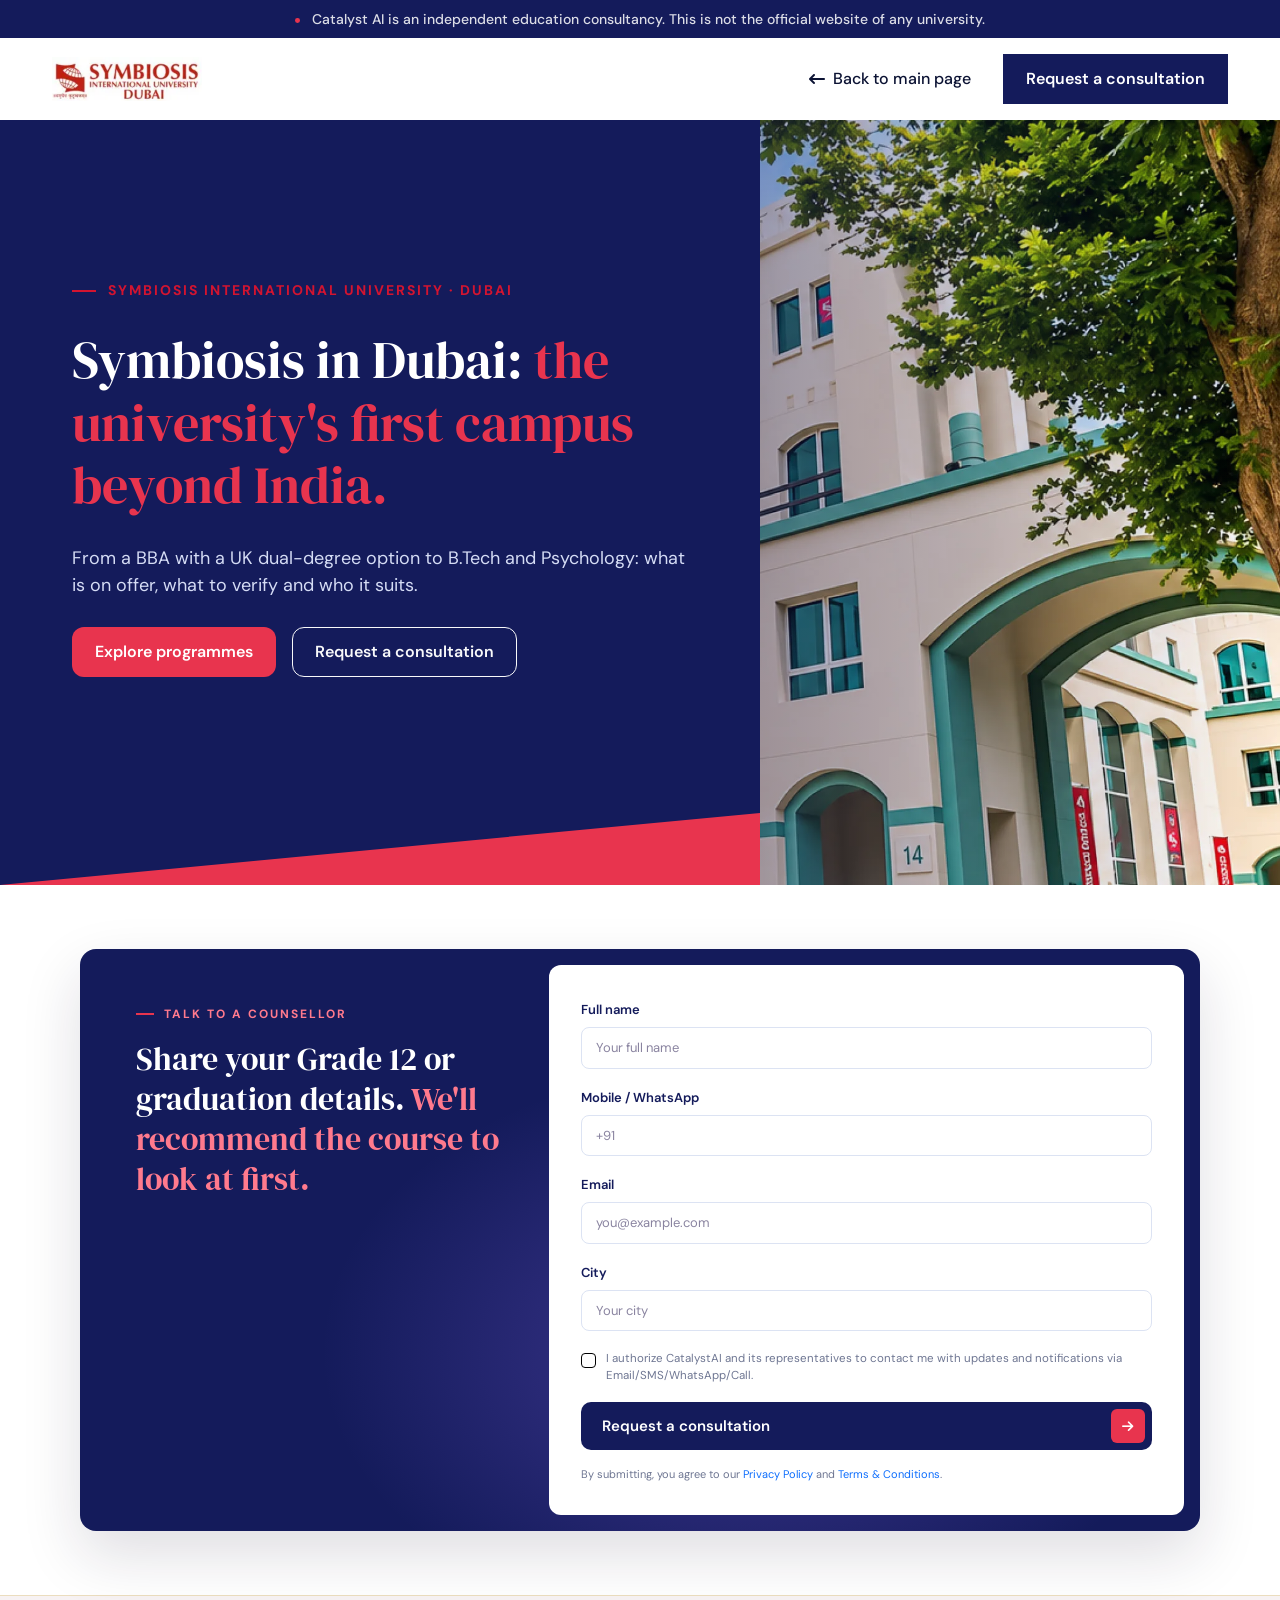
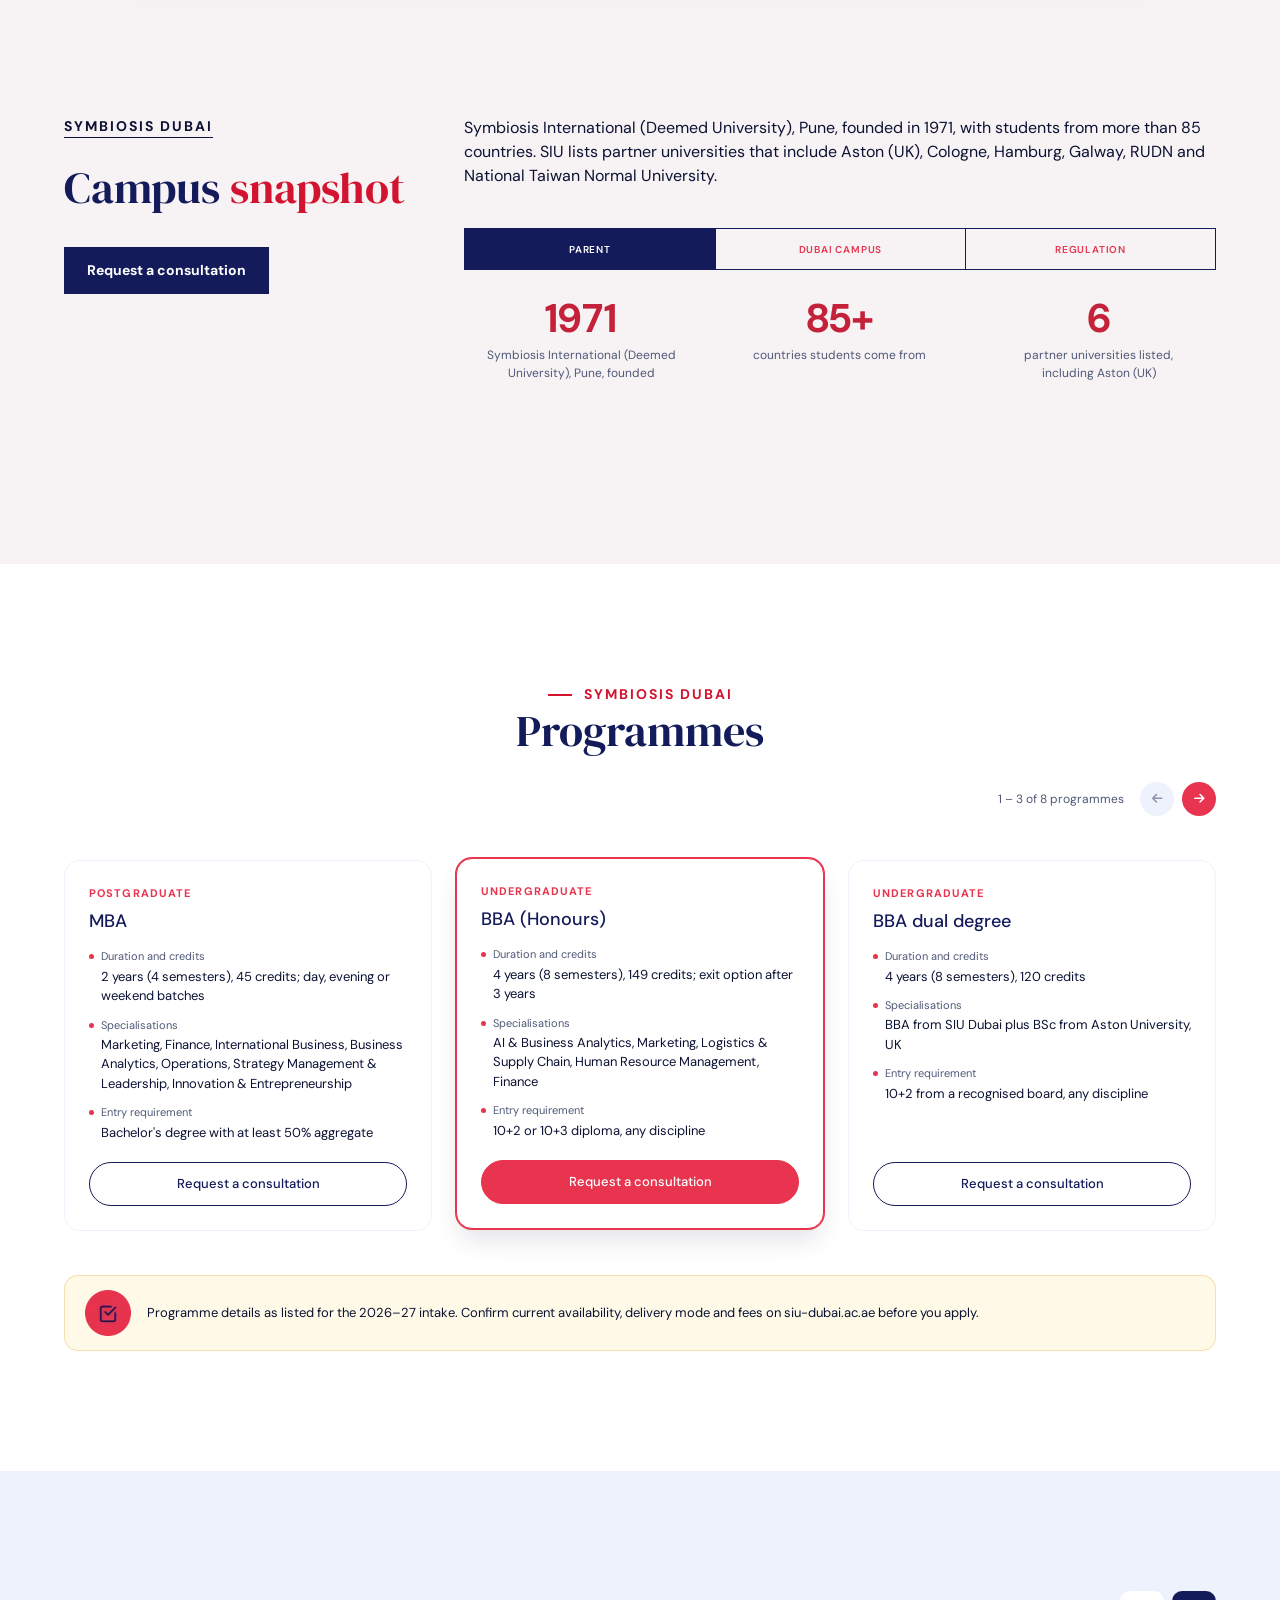
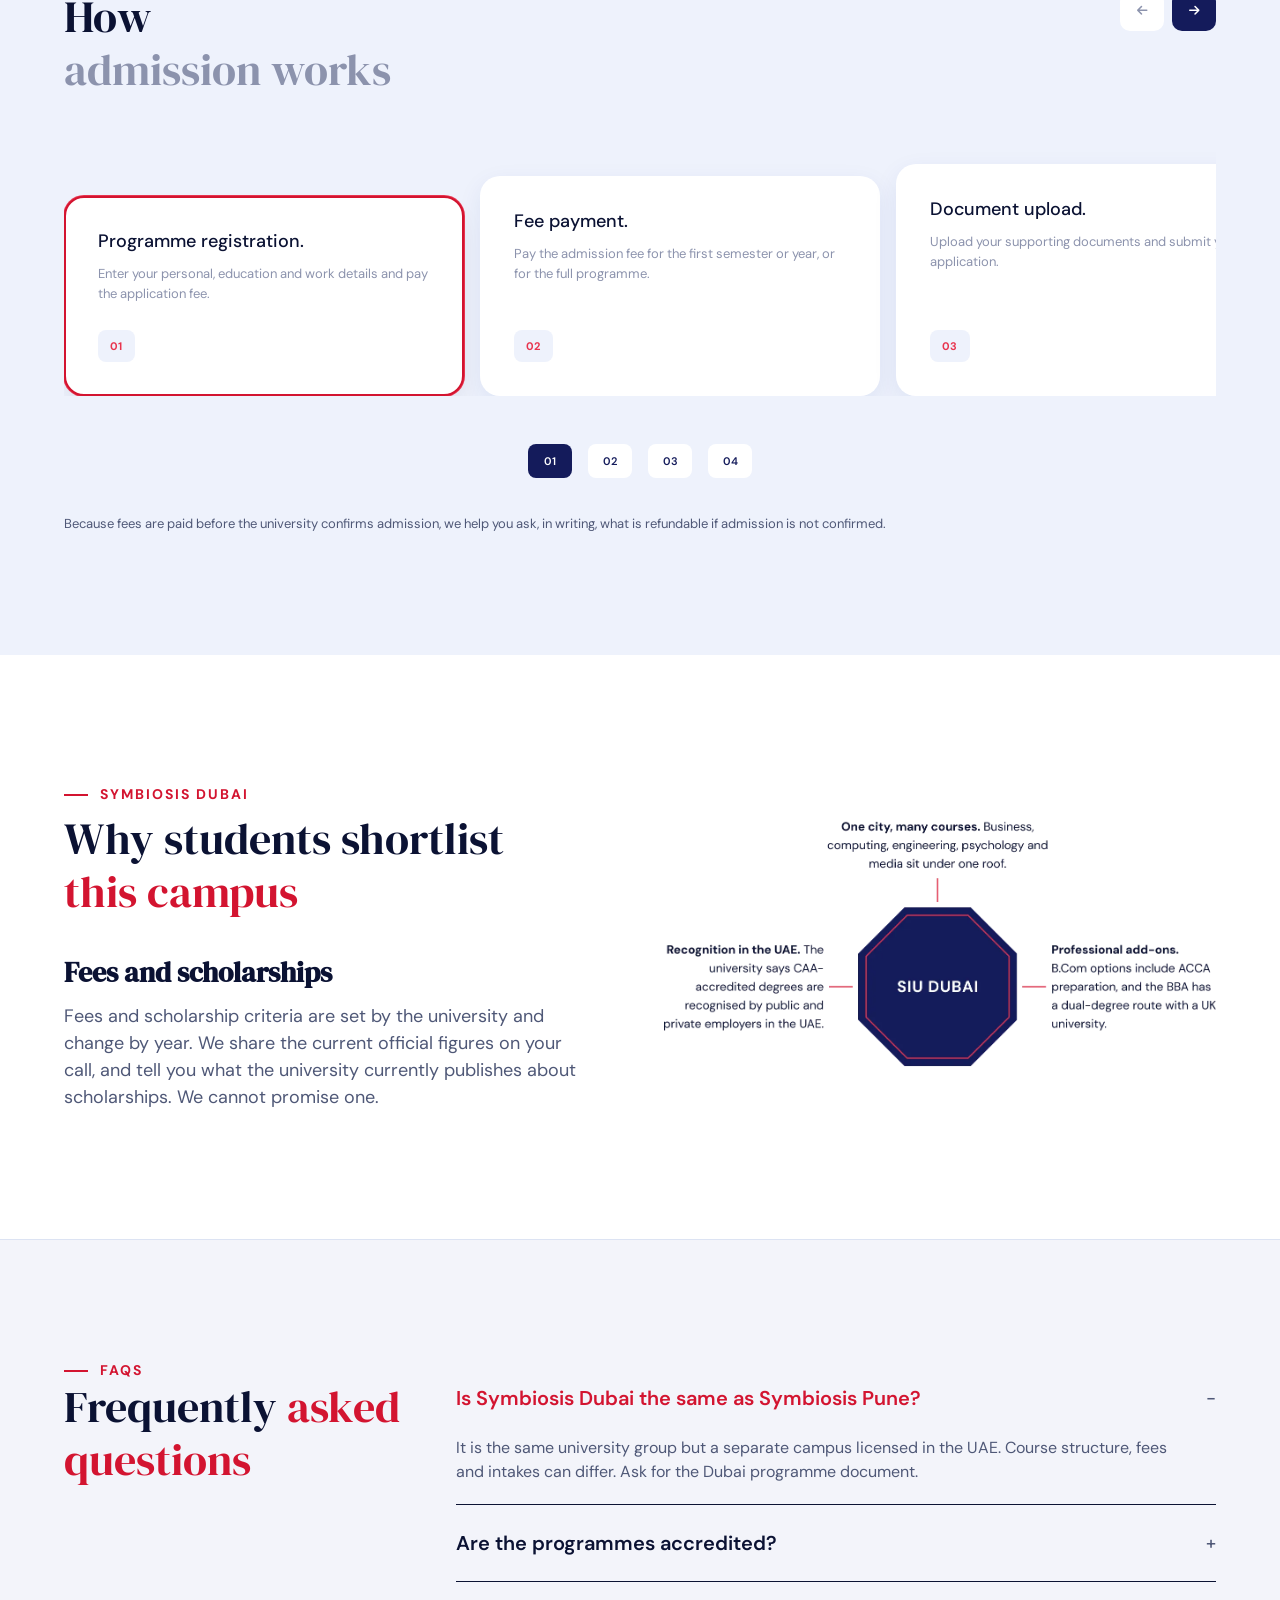
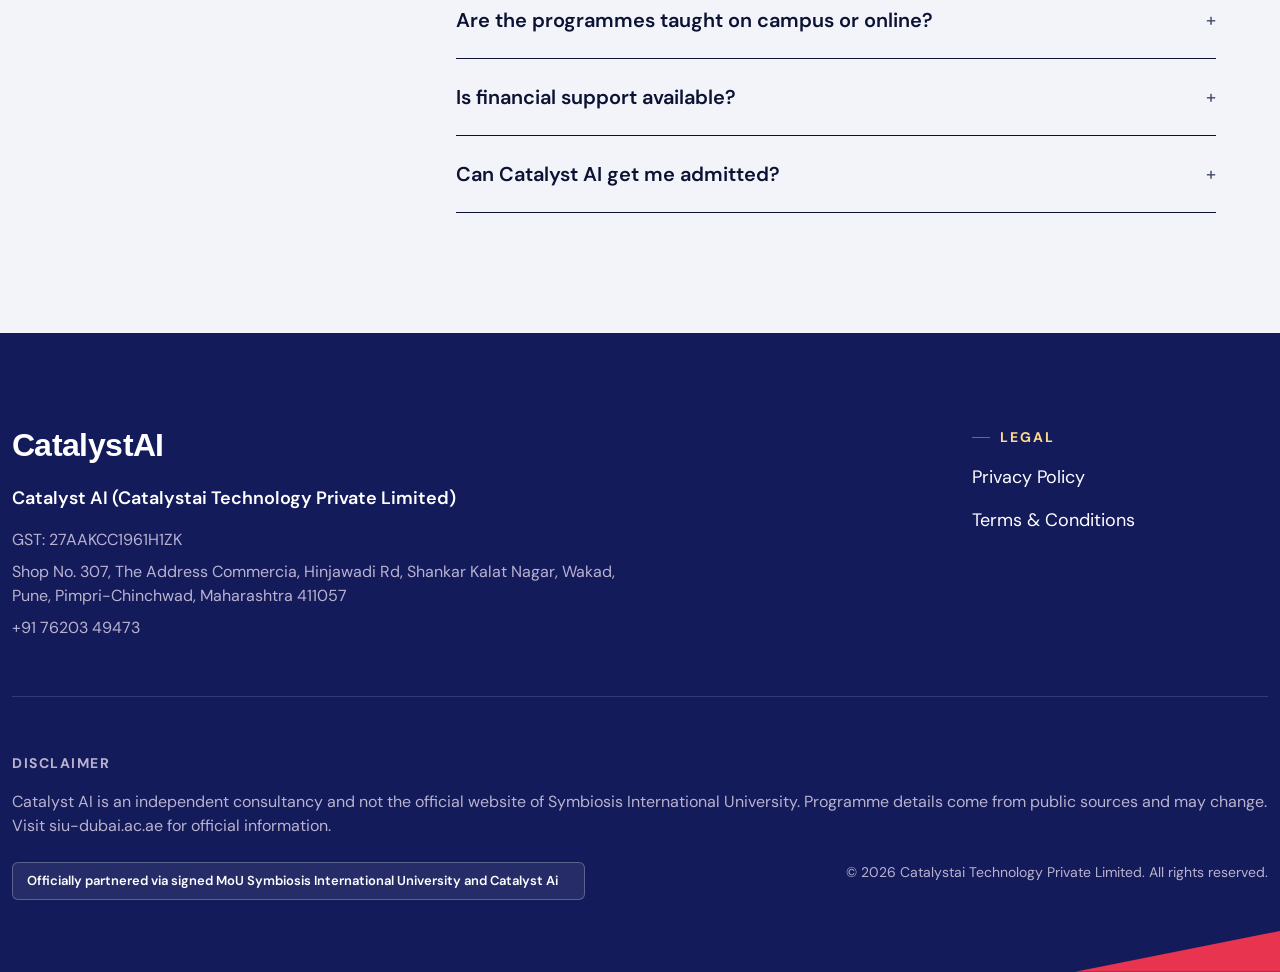
<file: symbiosis/index.html>
<!doctype html>
<html lang="en">
  <head>
    <meta charset="UTF-8" />
    <meta name="viewport" content="width=device-width, initial-scale=1.0" />
    <title>Symbiosis | Catalyst AI</title>
    <link rel="preconnect" href="https://fonts.googleapis.com" />
    <link rel="preconnect" href="https://fonts.gstatic.com" crossorigin />
    <link
      href="https://fonts.googleapis.com/css2?family=Arimo:ital,wght@0,400..700;1,400..700&family=DM+Sans:ital,opsz,wght@0,9..40,100..1000;1,9..40,100..1000&family=DM+Serif+Display:ital@0;1&display=swap"
      rel="stylesheet"
    />

    <!-- Bootstrap 5 CSS -->
    <link href="https://cdn.jsdelivr.net/npm/bootstrap@5.3.3/dist/css/bootstrap.min.css" rel="stylesheet" />

    <!-- Font Awesome -->
    <link rel="stylesheet" href="https://cdnjs.cloudflare.com/ajax/libs/font-awesome/6.5.2/css/all.min.css" />

    <!-- Swiper CSS -->
    <link rel="stylesheet" href="https://cdn.jsdelivr.net/npm/swiper@11/swiper-bundle.min.css" />

    <!-- AOS CSS -->
    <link href="https://unpkg.com/aos@2.3.1/dist/aos.css" rel="stylesheet" />

    <!-- Custom CSS (always LAST) -->
    <link rel="stylesheet" href="./css/style.css" />
    <link rel="stylesheet" href="./css/responsive.css" />
    <link rel="icon" type="image/x-icon" href="./images/favicon.ico" />
  </head>

  <body class="theme-symbiosis">
    <div class="topbar text-center">
      <div class="container">
        <span class="topbar__dot d-inline-block rounded-circle me-2"></span>
        Catalyst AI is an independent education consultancy. This is not the official website of any university.
      </div>
    </div>

    <!-- ============ HEADER ============ -->
    <header class="site-header">
      <div class="container d-flex align-items-center justify-content-between py-3">
        <a
          href="#home"
          class="brand d-inline-flex align-items-center text-decoration-none"
          aria-label="Symbiosis International University Dubai"
        >
          <img src="./images/Symbiosis_logo.webp" alt="Symbiosis logo" />
        </a>

        <div class="d-flex align-items-center header-end">
          <a href="/" class="back-link d-none d-sm-inline-flex align-items-center gap-2 text-decoration-none">
            <i class="fa-solid fa-arrow-left-long"></i> Back to main page
          </a>
          <a href="#contact" class="btn btn-brand btn-navy">Request a consultation</a>
        </div>
      </div>
    </header>
    <!-- ============ HERO ============ -->
    <main>
      <section id="home" class="hero">
        <!-- Left faded strip (desktop only) -->
        <div class="hero__tint" aria-hidden="true" data-aos="fade" data-aos-duration="1200"></div>

        <!-- Main content panel with BG image + gradient overlay + bottom wedge -->
        <div class="hero__panel">
          <div class="container px-0 px-md-auto">
            <div
              class="hero__content d-flex justify-content-center flex-column position-relative"
              data-aos="fade-up"
              data-aos-duration="800"
            >
              <span
                class="eyebrow align-items-center fw-bold text-uppercase"
                data-aos="fade-up"
                data-aos-duration="700"
              >
                Symbiosis International University · Dubai
              </span>

              <h1 class="hero__title mb-0 font-serif" data-aos="fade-up" data-aos-delay="100" data-aos-duration="800">
                Symbiosis in Dubai:
                <span class="text-brand-highlight">the university's first campus beyond India.</span>
              </h1>

              <p class="hero__text mb-0" data-aos="fade-up" data-aos-delay="200" data-aos-duration="800">
                From a BBA with a UK dual-degree option to B.Tech and Psychology: what is on offer, what to verify and
                who it suits.
              </p>

              <div
                class="hero__actions d-flex flex-wrap gap-3 mb-0"
                data-aos="fade-up"
                data-aos-delay="300"
                data-aos-duration="800"
              >
                <a href="#programmes" class="btn btn-brand btn-accent rounded-12px">Explore programmes</a>
                <a href="#contact" class="btn btn-brand btn-outline-light rounded-12px">Request a consultation</a>
              </div>
              <span
                class="hero__wedge"
                aria-hidden="true"
                data-aos="fade-up"
                data-aos-delay="250"
                data-aos-duration="700"
              ></span>
            </div>
          </div>
        </div>
      </section>
    </main>
    <!-- ============ CONSULTATION / CONTACT SECTION ============ -->
    <section id="contact" class="consult-section bg-white">
      <div class="container">
        <div class="consult-card" data-aos="fade-up" data-aos-duration="850">
          <div class="row g-0 align-items-stretch">
            <!-- Left Dark / Theme Info Column -->
            <div
              class="col-lg-5 consult-card__left d-flex flex-column justify-content-start gap-3"
              data-aos="fade-right"
              data-aos-delay="150"
              data-aos-duration="800"
            >
              <span class="consult-card__eyebrow d-inline-flex align-items-center fw-bold text-uppercase">
                TALK TO A COUNSELLOR
              </span>

              <h2 class="consult-card__title text-white font-serif mb-0">
                Share your Grade 12 or graduation details.
                <span>We'll recommend the course to look at first.</span>
              </h2>
            </div>

            <!-- Right White Form Card -->
            <div class="col-lg-7">
              <div class="consult-card__form-wrap" data-aos="fade-up" data-aos-delay="200" data-aos-duration="800">
                <form id="consultationForm" class="consult-form" novalidate>
                  <!-- Target Google Sheet Tab Name (Change per page: Symboisi / Page2Tab / Page3Tab) -->
                  <input type="hidden" name="sheetTab" value="Symboisi" />

                  <div class="row g-3">
                    <!-- Full Name -->
                    <div class="col-12">
                      <label for="fullName" class="form-label consult-label">Full name</label>
                      <input
                        type="text"
                        class="form-control consult-input"
                        id="fullName"
                        name="fullName"
                        placeholder="Your full name"
                        required
                      />
                    </div>

                    <!-- Mobile / WhatsApp -->
                    <div class="col-12">
                      <label for="mobileNumber" class="form-label consult-label">Mobile / WhatsApp</label>
                      <input
                        type="tel"
                        class="form-control consult-input"
                        id="mobileNumber"
                        name="mobileNumber"
                        placeholder="+91"
                        required
                      />
                    </div>

                    <!-- Email -->
                    <div class="col-12">
                      <label for="emailAddress" class="form-label consult-label">Email</label>
                      <input
                        type="email"
                        class="form-control consult-input"
                        id="emailAddress"
                        name="emailAddress"
                        placeholder="you@example.com"
                        required
                      />
                    </div>

                    <!-- City -->
                    <div class="col-12">
                      <label for="cityName" class="form-label consult-label">City</label>
                      <input
                        type="text"
                        class="form-control consult-input"
                        id="cityName"
                        name="cityName"
                        placeholder="Your city"
                        required
                      />
                    </div>

                    <!-- Consent Checkbox -->
                    <div class="col-12">
                      <div class="form-check consult-check">
                        <input class="form-check-input" type="checkbox" id="consentCheck" name="consent" required />
                        <label class="form-check-label" for="consentCheck">
                          I authorize CatalystAI and its representatives to contact me with updates and notifications
                          via Email/SMS/WhatsApp/Call.
                        </label>
                      </div>
                    </div>

                    <!-- Submit Button -->
                    <div class="col-12">
                      <button
                        type="submit"
                        id="consultSubmitBtn"
                        class="btn consult-submit w-100 d-flex align-items-center justify-content-between"
                      >
                        <span class="consult-submit__text">Request a consultation</span>
                        <span class="consult-submit__icon d-inline-flex align-items-center justify-content-center">
                          <i class="fa-solid fa-arrow-right"></i>
                        </span>
                      </button>
                    </div>

                    <!-- Status Alert & Legal Note -->
                    <div class="col-12">
                      <div id="formStatusMsg" class="consult-status d-none" role="alert"></div>
                      <p class="consult-note mb-0">
                        By submitting, you agree to our <a href="#privacy-policy">Privacy Policy</a>
                        and
                        <a href="#terms-of-use">Terms &amp; Conditions</a>.
                      </p>
                    </div>
                  </div>
                </form>
              </div>
            </div>
          </div>
        </div>
      </div>
    </section>
    <!-- ============ CAMPUS SNAPSHOT ============ -->
    <section id="snapshot" class="snapshot" data-snapshot aria-labelledby="snapshot-title">
      <div class="container custom-container px-gutter">
        <div class="row g-4 g-lg-5 align-items-start">
          <div class="col-lg-4" data-aos="fade-up">
            <div class="d-flex flex-column gap-3 gap-md-4">
              <span class="snapshot__eyebrow fw-bold text-uppercase">Symbiosis Dubai</span>
              <h2 id="snapshot-title" class="snapshot__title font-serif">
                Campus <span class="text-brand-red">snapshot</span>
              </h2>
              <a href="#contact" class="btn btn-brand btn-navy btn-caps">Request a consultation</a>
            </div>
          </div>

          <div class="col-lg-8" data-aos="fade-up" data-aos-delay="150">
            <p class="snapshot__lead">
              Symbiosis International (Deemed University), Pune, founded in 1971, with students from more than 85
              countries. SIU lists partner universities that include Aston (UK), Cologne, Hamburg, Galway, RUDN and
              National Taiwan Normal University.
            </p>

            <div class="snapshot__tabs" role="tablist" aria-label="Campus snapshot" data-active="0">
              <span class="snapshot__indicator" aria-hidden="true"></span>
              <button
                class="snapshot__tab is-active"
                type="button"
                role="tab"
                id="snap-tab-0"
                aria-controls="snap-panel-0"
                aria-selected="true"
              >
                Parent
              </button>
              <button
                class="snapshot__tab"
                type="button"
                role="tab"
                id="snap-tab-1"
                aria-controls="snap-panel-1"
                aria-selected="false"
                tabindex="-1"
              >
                Dubai campus
              </button>
              <button
                class="snapshot__tab"
                type="button"
                role="tab"
                id="snap-tab-2"
                aria-controls="snap-panel-2"
                aria-selected="false"
                tabindex="-1"
              >
                Regulation
              </button>
            </div>

            <div class="snapshot__panels">
              <!-- Tab 1: PARENT (default) -->
              <div class="snapshot__panel is-active" role="tabpanel" id="snap-panel-0" aria-labelledby="snap-tab-0">
                <div class="row row-cols-1 row-cols-sm-3 g-4 text-center">
                  <div class="col snapshot__stat">
                    <p class="snapshot__num fw-bold">1971</p>
                    <p class="snapshot__label">Symbiosis International (Deemed University), Pune, founded</p>
                  </div>
                  <div class="col snapshot__stat">
                    <p class="snapshot__num fw-bold">85+</p>
                    <p class="snapshot__label">countries students come from</p>
                  </div>
                  <div class="col snapshot__stat">
                    <p class="snapshot__num fw-bold">6</p>
                    <p class="snapshot__label">partner universities listed, including Aston (UK)</p>
                  </div>
                </div>
              </div>

              <!-- Tab 2: DUBAI CAMPUS (replace with your verified data) -->
              <div class="snapshot__panel" role="tabpanel" id="snap-panel-1" aria-labelledby="snap-tab-1">
                <div class="row row-cols-1 row-cols-sm-3 g-4 text-center">
                  <div class="col snapshot__stat">
                    <p class="snapshot__num fw-bold">Sept 2024</p>
                    <p class="snapshot__label">classes began</p>
                  </div>
                  <div class="col snapshot__stat">
                    <p class="snapshot__num fw-bold">14 Nov 2024</p>
                    <p class="snapshot__label">formally inaugurated</p>
                  </div>
                  <div class="col snapshot__stat">
                    <p class="snapshot__num fw-bold">Dubai Knowledge Park</p>
                    <p class="snapshot__label">reported location</p>
                  </div>
                </div>
              </div>

              <!-- Tab 3: REGULATION (replace with your verified data) -->
              <div class="snapshot__panel" role="tabpanel" id="snap-panel-2" aria-labelledby="snap-tab-2">
                <div class="row row-cols-1 row-cols-sm-3 g-4 text-center">
                  <div class="col snapshot__stat">
                    <p class="snapshot__num fw-bold">UAE</p>
                    <p class="snapshot__label">licensed by the Ministry of Education</p>
                  </div>
                  <div class="col snapshot__stat">
                    <p class="snapshot__num fw-bold">KHDA</p>
                    <p class="snapshot__label">licensed by the Knowledge and Human Development Authority</p>
                  </div>
                  <div class="col snapshot__stat">
                    <p class="snapshot__num fw-bold">CAA</p>
                    <p class="snapshot__label">programmes accredited by the Commission for Academic Accreditation</p>
                  </div>
                </div>
              </div>
            </div>
          </div>
        </div>
      </div>
    </section>
    <section id="programmes" class="programmes" data-programmes aria-labelledby="programmes-title">
      <div class="container custom-container px-gutter">
        <div class="programmes__inner mx-auto">
          <!-- Heading -->
          <header class="text-center" data-aos="fade-up">
            <span class="eyebrow justify-content-center text-uppercase fw-bold">Symbiosis Dubai</span>
            <h2 id="programmes-title" class="programmes__title font-serif">Programmes</h2>
          </header>

          <!-- Counter + arrows -->
          <div
            class="programmes__nav d-flex align-items-center justify-content-between justify-content-md-end gap-3"
            data-aos="fade-up"
            data-aos-delay="100"
          >
            <p class="programmes__count mb-0" aria-live="polite"><span data-prog-range>1 – 3</span> of 8 programmes</p>
            <div class="d-flex gap-2">
              <button class="prog-arrow prog-arrow--prev" type="button" aria-label="Previous programmes">
                <i class="fa-solid fa-arrow-left"></i>
              </button>
              <button class="prog-arrow prog-arrow--next" type="button" aria-label="Next programmes">
                <i class="fa-solid fa-arrow-right"></i>
              </button>
            </div>
          </div>

          <!-- Carousel -->
          <div class="swiper programmes__swiper" data-aos="fade-up" data-aos-delay="150">
            <div class="swiper-wrapper">
              <!-- 1. MBA -->
              <article class="swiper-slide">
                <div class="prog-card">
                  <p class="prog-card__level">Postgraduate</p>
                  <h3 class="prog-card__title">MBA</h3>
                  <dl class="prog-card__specs">
                    <div>
                      <dt>Duration and credits</dt>
                      <dd>2 years (4 semesters), 45 credits; day, evening or weekend batches</dd>
                    </div>
                    <div>
                      <dt>Specialisations</dt>
                      <dd>
                        Marketing, Finance, International Business, Business Analytics, Operations, Strategy Management
                        &amp; Leadership, Innovation &amp; Entrepreneurship
                      </dd>
                    </div>
                    <div>
                      <dt>Entry requirement</dt>
                      <dd>Bachelor's degree with at least 50% aggregate</dd>
                    </div>
                  </dl>
                  <a href="#contact" class="btn btn-pill w-100">Request a consultation</a>
                </div>
              </article>

              <!-- 2. BBA (Honours) -->
              <article class="swiper-slide">
                <div class="prog-card">
                  <p class="prog-card__level">Undergraduate</p>
                  <h3 class="prog-card__title">BBA (Honours)</h3>
                  <dl class="prog-card__specs">
                    <div>
                      <dt>Duration and credits</dt>
                      <dd>4 years (8 semesters), 149 credits; exit option after 3 years</dd>
                    </div>
                    <div>
                      <dt>Specialisations</dt>
                      <dd>
                        AI &amp; Business Analytics, Marketing, Logistics &amp; Supply Chain, Human Resource Management,
                        Finance
                      </dd>
                    </div>
                    <div>
                      <dt>Entry requirement</dt>
                      <dd>10+2 or 10+3 diploma, any discipline</dd>
                    </div>
                  </dl>
                  <a href="#contact" class="btn btn-pill w-100">Request a consultation</a>
                </div>
              </article>

              <!-- 3. BBA dual degree -->
              <article class="swiper-slide">
                <div class="prog-card">
                  <p class="prog-card__level">Undergraduate</p>
                  <h3 class="prog-card__title">BBA dual degree</h3>
                  <dl class="prog-card__specs">
                    <div>
                      <dt>Duration and credits</dt>
                      <dd>4 years (8 semesters), 120 credits</dd>
                    </div>
                    <div>
                      <dt>Specialisations</dt>
                      <dd>BBA from SIU Dubai plus BSc from Aston University, UK</dd>
                    </div>
                    <div>
                      <dt>Entry requirement</dt>
                      <dd>10+2 from a recognised board, any discipline</dd>
                    </div>
                  </dl>
                  <a href="#contact" class="btn btn-pill w-100">Request a consultation</a>
                </div>
              </article>

              <!-- 4 to 8: PLACEHOLDERS - replace with verified programme data -->
              <article class="swiper-slide">
                <div class="prog-card">
                  <p class="prog-card__level">Undergraduate</p>
                  <h3 class="prog-card__title">B.Com (Honours) + ACCA</h3>
                  <dl class="prog-card__specs">
                    <div>
                      <dt>Duration and credits</dt>
                      <dd>4 years (8 semesters), 146 credits; exit option after 3 years</dd>
                    </div>
                    <div>
                      <dt>Specialisations</dt>
                      <dd>ACCA pathway</dd>
                    </div>
                    <div>
                      <dt>Entry requirement</dt>
                      <dd>10+2 from a recognised board, any discipline</dd>
                    </div>
                  </dl>
                  <a href="#contact" class="btn btn-pill w-100">Request a consultation</a>
                </div>
              </article>

              <article class="swiper-slide">
                <div class="prog-card">
                  <p class="prog-card__level">Undergraduate</p>
                  <h3 class="prog-card__title">BA Media & Communication (Honours)</h3>
                  <dl class="prog-card__specs">
                    <div>
                      <dt>Duration and credits</dt>
                      <dd>4 years (8 semesters), 146 credits; exit option after 3 years</dd>
                    </div>
                    <div>
                      <dt>Entry requirement</dt>
                      <dd>10+2 from a recognised board, any discipline</dd>
                    </div>
                  </dl>
                  <a href="#contact" class="btn btn-pill w-100">Request a consultation</a>
                </div>
              </article>

              <article class="swiper-slide">
                <div class="prog-card">
                  <p class="prog-card__level">Undergraduate</p>
                  <h3 class="prog-card__title">B.Sc Psychology (Honours)</h3>
                  <dl class="prog-card__specs">
                    <div>
                      <dt>Duration and credits</dt>
                      <dd>4 years (8 semesters), 146 credits; exit option after 3 years</dd>
                    </div>
                    <div>
                      <dt>Entry requirement</dt>
                      <dd>10+2 from a recognised board, any discipline</dd>
                    </div>
                  </dl>
                  <a href="#contact" class="btn btn-pill w-100">Request a consultation</a>
                </div>
              </article>

              <article class="swiper-slide">
                <div class="prog-card">
                  <p class="prog-card__level">Undergraduate</p>
                  <h3 class="prog-card__title">B.Tech Computer Engineering</h3>
                  <dl class="prog-card__specs">
                    <div>
                      <dt>Duration and credits</dt>
                      <dd>4 years (8 semesters), 153 credits; internship included</dd>
                    </div>
                    <div>
                      <dt>Entry requirement</dt>
                      <dd>10+2 from a recognised board (confirm subject requirement)</dd>
                    </div>
                  </dl>
                  <a href="#contact" class="btn btn-pill w-100">Request a consultation</a>
                </div>
              </article>

              <article class="swiper-slide">
                <div class="prog-card">
                  <p class="prog-card__level">Online</p>
                  <h3 class="prog-card__title">MA in English</h3>
                  <dl class="prog-card__specs">
                    <div>
                      <dt>Duration and credits</dt>
                      <dd>Confirm duration with the university</dd>
                    </div>
                    <div>
                      <dt>Specialisations</dt>
                      <dd>3 specialisations</dd>
                    </div>
                    <div>
                      <dt>Entry requirement</dt>
                      <dd>3-year bachelor's degree, any discipline</dd>
                    </div>
                  </dl>
                  <a href="#contact" class="btn btn-pill w-100">Request a consultation</a>
                </div>
              </article>
            </div>
          </div>

          <!-- Notice -->
          <div class="programmes__notice d-flex align-items-center gap-3" role="note" data-aos="fade-up">
            <img src="./images/Icon.webp" height="46px" width="46px" alt="" />
            <p class="mb-0">
              Programme details as listed for the 2026–27 intake. Confirm current availability, delivery mode and fees
              on siu-dubai.ac.ae before you apply.
            </p>
          </div>
        </div>
      </div>
    </section>
    <!-- ============ HOW ADMISSION WORKS ============ -->
    <section id="admission" class="admission" data-admission aria-labelledby="admission-title">
      <div class="container custom-container px-gutter">
        <div class="admission__inner mx-auto">
          <!-- Heading + arrows -->
          <div class="d-flex align-items-start justify-content-between gap-3" data-aos="fade-up">
            <h2 id="admission-title" class="admission__title font-serif">
              How <span class="d-block">admission works</span>
            </h2>
            <div class="d-flex gap-2">
              <button class="step-arrow" type="button" data-adm-prev aria-label="Previous step">
                <i class="fa-solid fa-arrow-left"></i>
              </button>
              <button class="step-arrow" type="button" data-adm-next aria-label="Next step">
                <i class="fa-solid fa-arrow-right"></i>
              </button>
            </div>
          </div>

          <!-- Cards -->
          <div class="swiper admission__swiper" data-aos="fade-up" data-aos-delay="100">
            <div class="swiper-wrapper">
              <article class="swiper-slide is-active">
                <div class="step-card">
                  <h3 class="step-card__title">Programme registration.</h3>
                  <p class="step-card__text">
                    Enter your personal, education and work details and pay the application fee.
                  </p>
                  <span class="step-card__num">01</span>
                </div>
              </article>

              <article class="swiper-slide">
                <div class="step-card">
                  <h3 class="step-card__title">Fee payment.</h3>
                  <p class="step-card__text">
                    Pay the admission fee for the first semester or year, or for the full programme.
                  </p>
                  <span class="step-card__num">02</span>
                </div>
              </article>

              <article class="swiper-slide">
                <div class="step-card">
                  <h3 class="step-card__title">Document upload.</h3>
                  <p class="step-card__text">Upload your supporting documents and submit your application.</p>
                  <span class="step-card__num">03</span>
                </div>
              </article>

              <article class="swiper-slide">
                <div class="step-card">
                  <h3 class="step-card__title">University approval.</h3>
                  <p class="step-card__text">SIU evaluates your documents and confirms admission.</p>
                  <span class="step-card__num">04</span>
                </div>
              </article>
            </div>
          </div>

          <!-- Pagination (centered) -->
          <div
            class="admission__pager d-flex justify-content-center gap-3"
            role="group"
            aria-label="Admission steps"
            data-aos="fade-up"
          >
            <button class="step-dot is-active" type="button" data-adm-dot aria-label="Go to step 1" aria-current="step">
              01
            </button>
            <button class="step-dot" type="button" data-adm-dot aria-label="Go to step 2">02</button>
            <button class="step-dot" type="button" data-adm-dot aria-label="Go to step 3">03</button>
            <button class="step-dot" type="button" data-adm-dot aria-label="Go to step 4">04</button>
          </div>

          <p class="admission__note mb-0" data-aos="fade-up">
            Because fees are paid before the university confirms admission, we help you ask, in writing, what is
            refundable if admission is not confirmed.
          </p>
        </div>
      </div>
    </section>

    <!-- ============ WHY STUDENTS SHORTLIST THIS CAMPUS ============ -->
    <section id="why-campus" class="why" aria-labelledby="why-title">
      <div class="container custom-container px-gutter">
        <div class="why__inner">
          <div class="row g-5 align-items-center">
            <!-- 1. Text -->
            <div class="col-md-6">
              <span class="eyebrow text-uppercase fw-bold mb-2" data-aos="fade-up">Symbiosis Dubai</span>

              <h2 id="why-title" class="why__title font-serif" data-aos="fade-up" data-aos-delay="100">
                <span class="d-block">Why students shortlist</span>
                <span class="d-block text-brand-red">this campus</span>
              </h2>

              <h3 class="why__subtitle font-serif fw-bold" data-aos="fade-up" data-aos-delay="200">
                Fees and scholarships
              </h3>

              <p class="why__text mb-0" data-aos="fade-up" data-aos-delay="300">
                Fees and scholarship criteria are set by the university and change by year. We share the current
                official figures on your call, and tell you what the university currently publishes about scholarships.
                We cannot promise one.
              </p>
            </div>
            <!-- 3. Diagram as an image (replace src, width and height with your file's real values) -->
            <div class="col-12 col-md-6">
              <img
                class="why__diagram img-fluid d-block mx-auto"
                src="./images/Diagram.webp"
                alt="SIU Dubai at the centre. One city, many courses: business, computing, engineering, psychology and media sit under one roof. Recognition in the UAE: the university says CAA-accredited degrees are recognised by public and private employers in the UAE. Professional add-ons: B.Com options include ACCA preparation, and the BBA has a dual-degree route with a UK university."
                width="760"
                height="540"
                loading="lazy"
                data-aos="zoom-in"
                data-aos-delay="100"
              />
            </div>
          </div>
        </div>
      </div>
    </section>
    <!-- ============ FAQ SECTION ============ -->
    <section id="faqs" class="faq-section">
      <div class="container custom-container px-gutter">
        <div class="row align-items-start g-4">
          <!-- Left Heading Column -->
          <div class="col-lg-4" data-aos="fade-up" data-aos-duration="750">
            <span class="eyebrow align-items-center fw-bold text-uppercase" data-aos="fade-up" data-aos-duration="700">
              FAQS
            </span>

            <h2 class="faq-title font-serif mb-0">Frequently <span class="faq-title__accent">asked questions</span></h2>
          </div>

          <!-- Right Accordion Column -->
          <div class="col-lg-8" data-aos="fade-up" data-aos-delay="120" data-aos-duration="800">
            <div class="accordion faq-accordion" id="faqAccordion">
              <!-- Item 1 (Open by default like reference image) -->
              <div class="accordion-item faq-item">
                <h3 class="accordion-header" id="faqHeadingOne">
                  <button
                    class="accordion-button faq-button"
                    type="button"
                    data-bs-toggle="collapse"
                    data-bs-target="#faqCollapseOne"
                    aria-expanded="true"
                    aria-controls="faqCollapseOne"
                  >
                    Is Symbiosis Dubai the same as Symbiosis Pune?
                  </button>
                </h3>
                <div
                  id="faqCollapseOne"
                  class="accordion-collapse collapse show"
                  aria-labelledby="faqHeadingOne"
                  data-bs-parent="#faqAccordion"
                >
                  <div class="accordion-body faq-body">
                    It is the same university group but a separate campus licensed in the UAE. Course structure, fees
                    and intakes can differ. Ask for the Dubai programme document.
                  </div>
                </div>
              </div>

              <!-- Item 2 -->
              <div class="accordion-item faq-item">
                <h3 class="accordion-header" id="faqHeadingTwo">
                  <button
                    class="accordion-button faq-button collapsed"
                    type="button"
                    data-bs-toggle="collapse"
                    data-bs-target="#faqCollapseTwo"
                    aria-expanded="false"
                    aria-controls="faqCollapseTwo"
                  >
                    Are the programmes accredited?
                  </button>
                </h3>
                <div
                  id="faqCollapseTwo"
                  class="accordion-collapse collapse"
                  aria-labelledby="faqHeadingTwo"
                  data-bs-parent="#faqAccordion"
                >
                  <div class="accordion-body faq-body">
                    The university states that its programmes are accredited by the UAE's Commission for Academic
                    Accreditation. Ask for the accreditation listing for your exact course.
                  </div>
                </div>
              </div>

              <!-- Item 3 -->
              <div class="accordion-item faq-item">
                <h3 class="accordion-header" id="faqHeadingThree">
                  <button
                    class="accordion-button faq-button collapsed"
                    type="button"
                    data-bs-toggle="collapse"
                    data-bs-target="#faqCollapseThree"
                    aria-expanded="false"
                    aria-controls="faqCollapseThree"
                  >
                    Are the programmes taught on campus or online?
                  </button>
                </h3>
                <div
                  id="faqCollapseThree"
                  class="accordion-collapse collapse"
                  aria-labelledby="faqHeadingThree"
                  data-bs-parent="#faqAccordion"
                >
                  <div class="accordion-body faq-body">
                    It depends on the programme: the MA in English is listed as an online programme. Before you pay
                    anything, we confirm in writing how your chosen programme is delivered and what that means for
                    attendance and your visa.
                  </div>
                </div>
              </div>

              <!-- Item 4 -->
              <div class="accordion-item faq-item">
                <h3 class="accordion-header" id="faqHeadingFour">
                  <button
                    class="accordion-button faq-button collapsed"
                    type="button"
                    data-bs-toggle="collapse"
                    data-bs-target="#faqCollapseFour"
                    aria-expanded="false"
                    aria-controls="faqCollapseFour"
                  >
                    Is financial support available?
                  </button>
                </h3>
                <div
                  id="faqCollapseFour"
                  class="accordion-collapse collapse"
                  aria-labelledby="faqHeadingFour"
                  data-bs-parent="#faqAccordion"
                >
                  <div class="accordion-body faq-body">
                    Banks, including ICICI Bank, offer education-loan schemes for these programmes. Approval and terms
                    are the lender's decision. We explain the options and the documents you will need.
                  </div>
                </div>
              </div>

              <!-- Item 5 -->
              <div class="accordion-item faq-item">
                <h3 class="accordion-header" id="faqHeadingFive">
                  <button
                    class="accordion-button faq-button collapsed"
                    type="button"
                    data-bs-toggle="collapse"
                    data-bs-target="#faqCollapseFive"
                    aria-expanded="false"
                    aria-controls="faqCollapseFive"
                  >
                    Can Catalyst AI get me admitted?
                  </button>
                </h3>
                <div
                  id="faqCollapseFive"
                  class="accordion-collapse collapse"
                  aria-labelledby="faqHeadingFive"
                  data-bs-parent="#faqAccordion"
                >
                  <div class="accordion-body faq-body">
                    No. The university decides. We help you pick the right course and prepare a complete application.
                  </div>
                </div>
              </div>
            </div>
          </div>
        </div>
      </div>
    </section>
    <!-- ============ FOOTER ============ -->
    <footer class="site-footer d-flex flex-column position-relative overflow-hidden">
      <div class="container">
        <!-- Top Row: Brand & Company Info + Legal Links -->
        <div class="row justify-content-between g-4 footer__top">
          <!-- Left Column: Brand + Contact Details -->
          <div class="col-lg-6 col-md-7" data-aos="fade-up" data-aos-duration="700">
            <a
              href="#home"
              class="footer__logo text-white fw-bold font-arimo d-inline-block text-decoration-none mb-2 mb-md-3"
            >
              CatalystAI
            </a>

            <p class="footer__company fw-semibold">Catalyst AI (Catalystai Technology Private Limited)</p>

            <ul class="footer__details list-unstyled mb-0 d-flex flex-column gap-2">
              <li>GST: 27AAKCC1961H1ZK</li>
              <li>
                Shop No. 307, The Address Commercia, Hinjawadi Rd, Shankar Kalat Nagar, Wakad, Pune, Pimpri-Chinchwad,
                Maharashtra 411057
              </li>
              <li><a href="tel:+917620349473">+91 76203 49473</a></li>
            </ul>
          </div>

          <!-- Right Column: Legal Links -->
          <div class="col-lg-3 col-md-4" data-aos="fade-up" data-aos-delay="150" data-aos-duration="700">
            <span class="footer__heading d-inline-flex align-items-center fw-bold text-uppercase mb-3"> LEGAL </span>

            <ul class="footer__links list-unstyled mb-0 d-flex flex-column gap-2 gap-md-3">
              <li><a href="../privacy-policy.html">Privacy Policy</a></li>
              <li><a href="../terms-and-conditions.html">Terms &amp; Conditions</a></li>
            </ul>
          </div>
        </div>

        <!-- Divider Line -->
        <hr class="footer__divider" data-aos="fade" data-aos-delay="200" />

        <!-- Bottom Disclaimer & Copyright -->
        <div class="footer__bottom" data-aos="fade-up" data-aos-delay="250" data-aos-duration="700">
          <p class="footer__disclaimer-label text-uppercase fw-bold">DISCLAIMER</p>
          <p class="footer__disclaimer-text mb-4">
            Catalyst AI is an independent consultancy and not the official website of Symbiosis International
            University. Programme details come from public sources and may change. Visit siu-dubai.ac.ae for official
            information.
          </p>

          <!-- MoU Badge -->
          <div class="d-flex justify-content-md-between justify-content-center flex-wrap">
            <p class="footer__mou mb-4">
              <a
                href="../pdf/symbiosis-mou.pdf"
                target="_blank"
                download
                class="footer__mou-link d-inline-flex align-items-center gap-2"
                >Officially partnered via signed MoU Symbiosis International University and Catalyst Ai
                <i class="fa-solid fa-arrow-down-to-line ms-1"></i>
              </a>
            </p>

            <p class="footer__copyright mb-0">
              &copy; 2026 Catalystai Technology Private Limited. All rights reserved.
            </p>
          </div>
        </div>
      </div>

      <!-- Bottom-Right Accent Wedge -->
      <span class="footer__wedge" aria-hidden="true"></span>
    </footer>

    <!-- Bootstrap JS bundle -->
    <script src="https://cdn.jsdelivr.net/npm/bootstrap@5.3.3/dist/js/bootstrap.bundle.min.js"></script>
    <!-- Swiper JS -->
    <script src="https://cdn.jsdelivr.net/npm/swiper@11/swiper-bundle.min.js"></script>
    <!-- AOS JS -->
    <script src="https://unpkg.com/aos@2.3.1/dist/aos.js"></script>
    <!-- Your custom JS (LAST, matching your file name) -->
    <script src="./js/script.js"></script>
    <script>
      /* ---------- Lead form settings ---------- */
      const SCRIPT_URL =
        'https://script.google.com/macros/s/AKfycbzrDKWqtpv0M3a1UmBsDBKVnvX0uhdGeXrJRZy6gha68rI_2YvxMbgAQLD7IMWY1wJ38g/exec';
      const PAGE_TYPE = 'symbiosis';

      /* ---------- Consultation form -> Google Sheet ---------- */
      function initConsultForm() {
        const form = document.getElementById('consultationForm');
        if (!form) return;

        const btn = document.getElementById('consultSubmitBtn');
        const btnText = btn.querySelector('.consult-submit__text');
        const statusBox = document.getElementById('formStatusMsg');
        const defaultText = btnText.textContent;

        const showStatus = (type, message) => {
          statusBox.className = `consult-status alert alert-${type} py-2 mb-3`;
          statusBox.textContent = message;
        };
        const hideStatus = () => {
          statusBox.className = 'consult-status d-none';
        };

        form.addEventListener('submit', function (event) {
          event.preventDefault();
          hideStatus();

          if (!form.checkValidity()) {
            form.classList.add('was-validated');
            form.querySelector(':invalid') && form.querySelector(':invalid').focus();
            return;
          }

          // Capture user details before anything resets
          var userName = form.fullName ? form.fullName.value.trim() : '';
          var userEmail = form.emailAddress ? form.emailAddress.value.trim() : '';
          var userMobile = form.mobileNumber ? form.mobileNumber.value.trim() : '';

          btn.disabled = true;
          btnText.textContent = 'Sending...';

          var body = new URLSearchParams(new FormData(form));
          body.set('consent', form.elements.consent.checked ? 'Yes' : 'No');
          body.set('pageType', PAGE_TYPE);
          body.set('page_url', window.location.href);

          fetch(SCRIPT_URL, { method: 'POST', mode: 'no-cors', body: body })
            .then(function () {
              var qs = new URLSearchParams({
                name: userName,
                email: userEmail,
                mobile: userMobile,
              });
              window.location.href = '../thankyou?' + qs.toString();
            })
            .catch(function () {
              showStatus('danger', 'Something went wrong. Please check your connection and try again.');
              btn.disabled = false;
              btnText.textContent = defaultText;
            });
        });
      }

      document.addEventListener('DOMContentLoaded', initConsultForm);
    </script>
  </body>
</html>
</file>
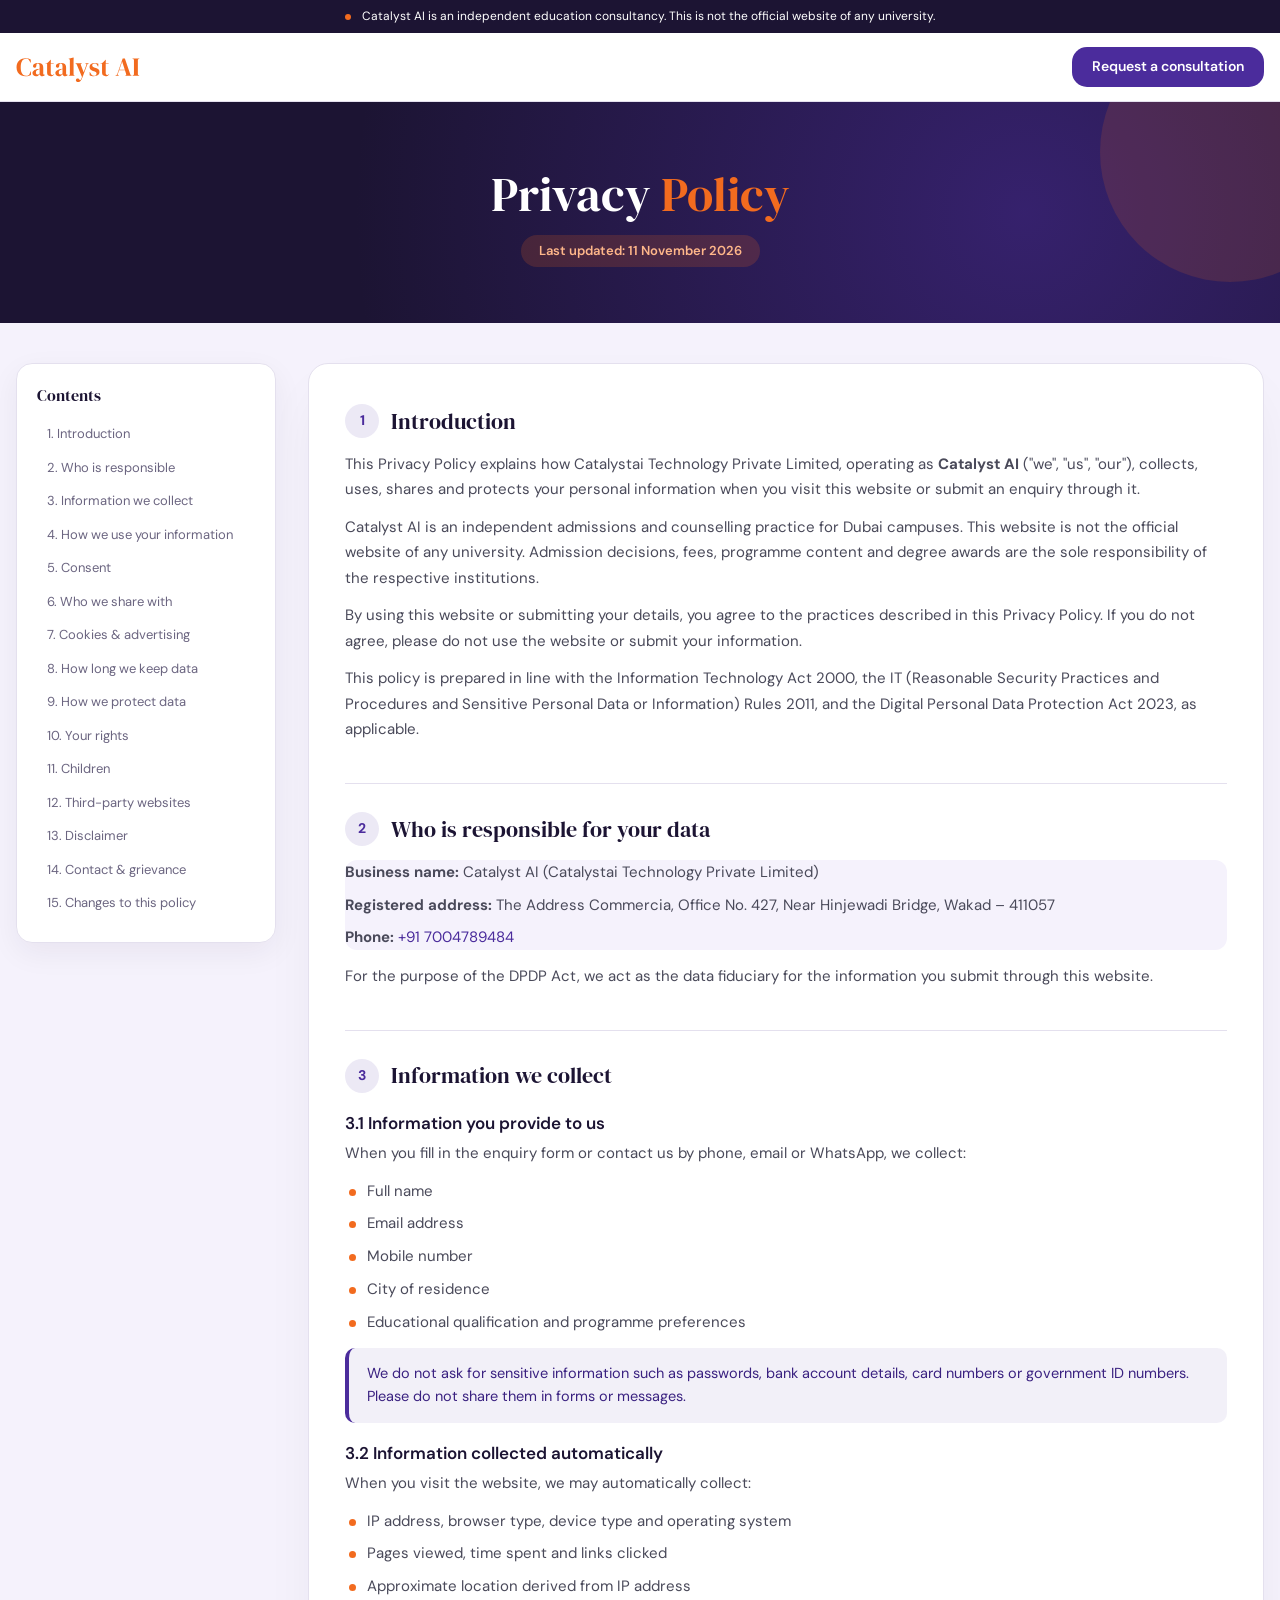
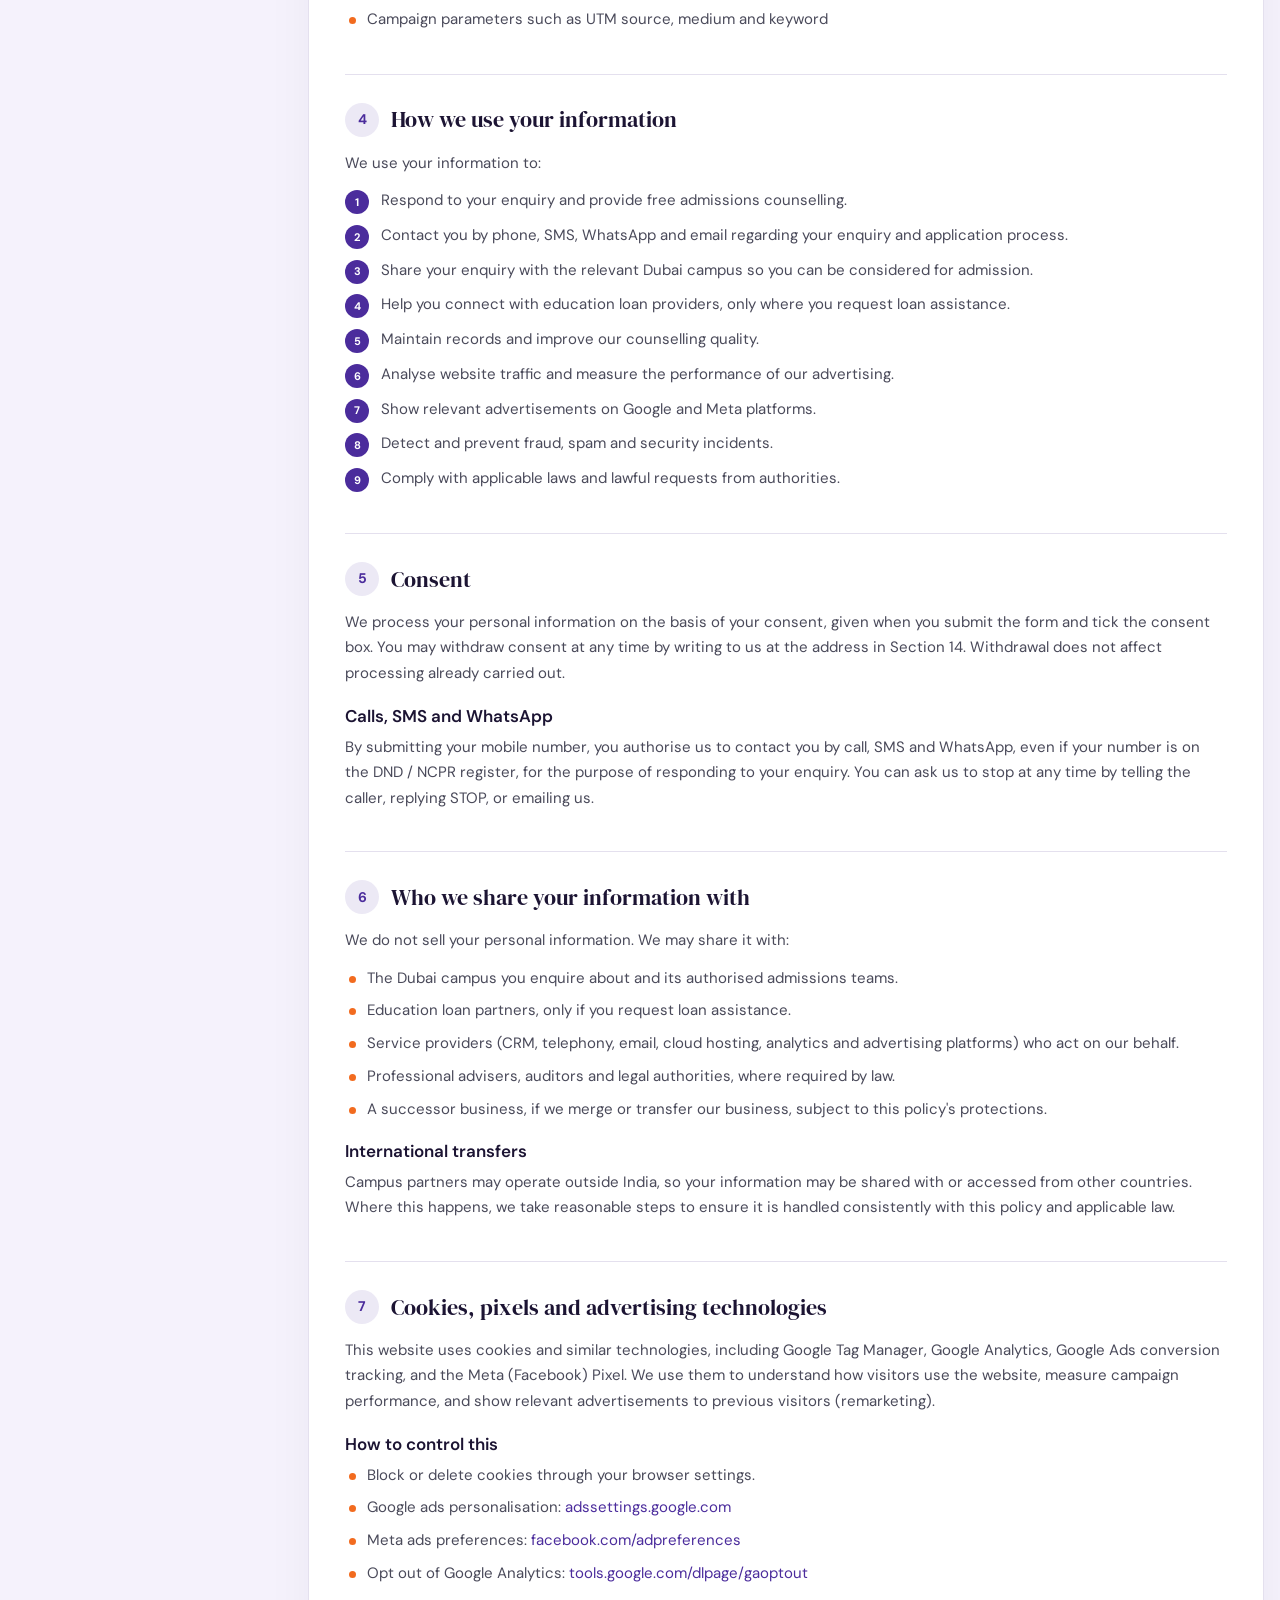
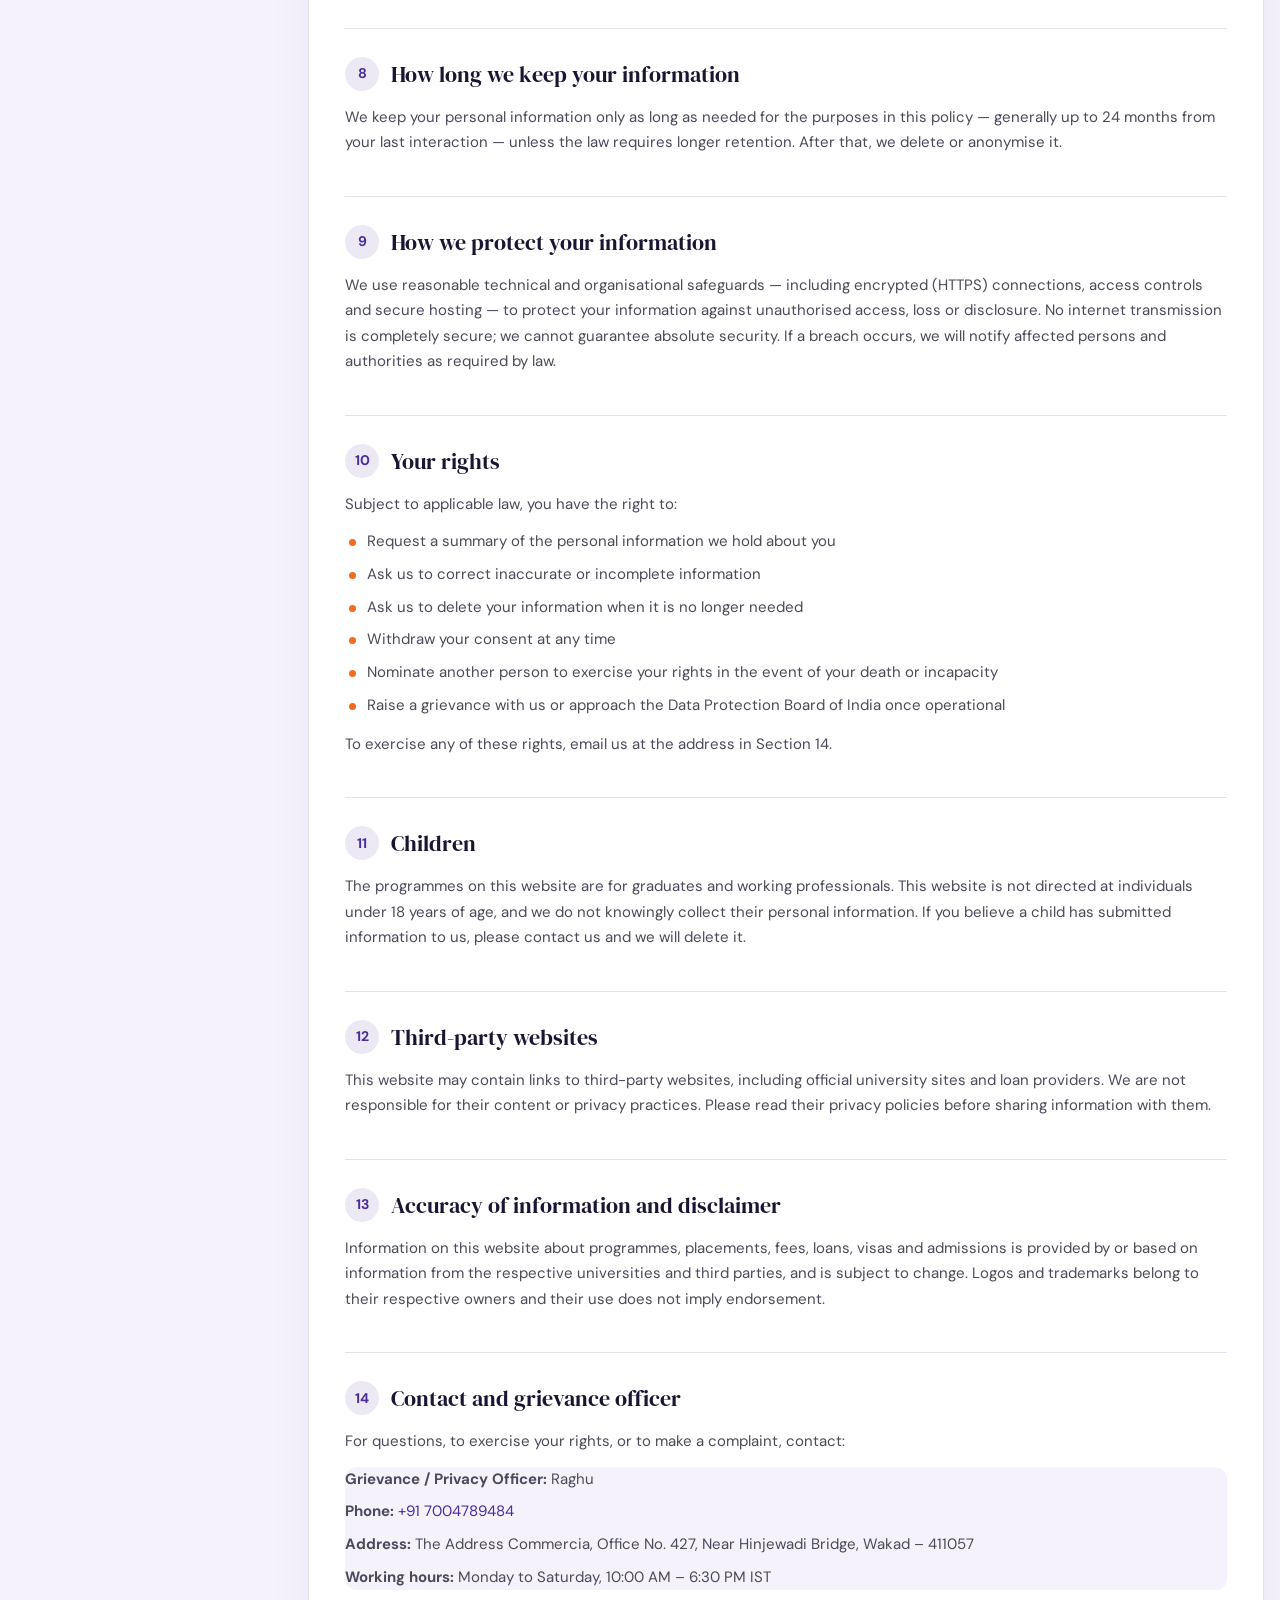
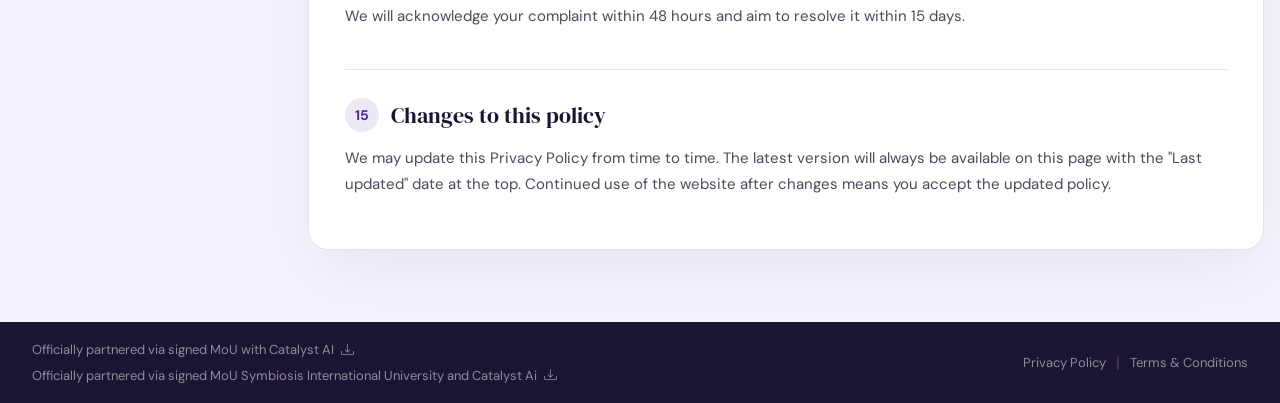
<file: privacy-policy.html>
<!doctype html>
<html lang="en">
  <head>
    <meta charset="UTF-8" />
    <meta name="viewport" content="width=device-width, initial-scale=1" />
    <title>Privacy Policy — Catalyst AI</title>
    <meta name="robots" content="noindex" />
    <meta
      name="description"
      content="Privacy Policy for Catalyst AI, an independent education counselling practice for Dubai campuses."
    />

    <!-- Fonts -->
    <link rel="preconnect" href="https://fonts.googleapis.com" />
    <link rel="preconnect" href="https://fonts.gstatic.com" crossorigin />
    <link
      href="https://fonts.googleapis.com/css2?family=DM+Sans:wght@400;500;600;700&family=DM+Serif+Display:ital@0;1&display=swap"
      rel="stylesheet"
    />

    <!-- Bootstrap 5 + Icons -->
    <link href="https://cdn.jsdelivr.net/npm/bootstrap@5.3.3/dist/css/bootstrap.min.css" rel="stylesheet" />
    <link href="https://cdn.jsdelivr.net/npm/bootstrap-icons@1.11.3/font/bootstrap-icons.min.css" rel="stylesheet" />

    <!-- Favicon -->
    <link rel="icon" type="image/png" href="images/favicon.png" />

    <!-- Shared tokens -->
    <link href="css/style.css" rel="stylesheet" />

    <style>
      /* ---- Legal-page extras ---- */
      body {
        background: #f5f2fc;
      }

      /* Hero band */
      .legal-hero {
        background: #1c1433;
        background-image: radial-gradient(circle at 80% 50%, rgba(75, 44, 156, 0.55) 0%, transparent 65%);
        color: #fff;
        padding: 64px 0 56px;
        text-align: center;
        position: relative;
        overflow: hidden;
      }
      .legal-hero::after {
        content: '';
        position: absolute;
        right: -80px;
        top: -80px;
        width: 260px;
        height: 260px;
        border-radius: 50%;
        background: rgba(242, 107, 31, 0.15);
        pointer-events: none;
      }
      .legal-hero h1 {
        font-family: 'DM Serif Display', serif;
        font-size: clamp(30px, 5vw, 48px);
        font-weight: 400;
        margin-bottom: 12px;
        position: relative;
        z-index: 1;
      }
      .legal-hero h1 span {
        color: #f26b1f;
      }
      .legal-badge {
        display: inline-block;
        background: rgba(242, 107, 31, 0.18);
        color: #ffb78a;
        border-radius: 999px;
        padding: 6px 18px;
        font-size: 13px;
        font-weight: 600;
        position: relative;
        z-index: 1;
      }

      /* Layout: sidebar + content */
      .legal-wrap {
        display: grid;
        grid-template-columns: 260px 1fr;
        gap: 32px;
        padding-top: 40px;
        padding-bottom: 72px;
        align-items: start;
      }

      /* TOC sidebar */
      .legal-toc {
        position: sticky;
        top: 88px;
        background: #fff;
        border-radius: 16px;
        border: 1px solid #e4e0ee;
        padding: 22px 20px;
        box-shadow: 0 10px 30px rgba(28, 20, 51, 0.06);
        max-height: calc(100vh - 110px);
        overflow-y: auto;
        scrollbar-width: none;
        -ms-overflow-style: none;
      }
      .legal-toc::-webkit-scrollbar {
        display: none;
      }
      .legal-toc h3 {
        font-family: 'DM Serif Display', serif;
        font-size: 16px;
        font-weight: 400;
        color: #1c1433;
        margin-bottom: 12px;
      }
      .legal-toc ol {
        list-style: none;
        padding: 0;
        margin: 0;
      }
      .legal-toc li a {
        display: block;
        padding: 7px 10px;
        border-radius: 8px;
        font-size: 13px;
        color: #6b6580;
        text-decoration: none;
        transition:
          background 0.2s,
          color 0.2s;
      }
      .legal-toc li a:hover {
        background: rgba(75, 44, 156, 0.08);
        color: #4b2c9c;
      }

      /* Content card */
      .legal-content {
        background: #fff;
        border-radius: 20px;
        border: 1px solid #e4e0ee;
        padding: 40px 36px;
        box-shadow: 0 24px 60px -16px rgba(28, 20, 51, 0.08);
      }

      .legal-section {
        padding-bottom: 28px;
        margin-bottom: 28px;
        border-bottom: 1px solid #e4e0ee;
        scroll-margin-top: 90px;
      }
      .legal-section:last-child {
        border-bottom: 0;
        margin-bottom: 0;
        padding-bottom: 0;
      }

      .legal-section h2 {
        font-family: 'DM Serif Display', serif;
        font-size: 22px;
        font-weight: 400;
        color: #1c1433;
        margin-bottom: 14px;
        display: flex;
        align-items: center;
        gap: 12px;
      }
      .legal-num {
        flex-shrink: 0;
        width: 34px;
        height: 34px;
        border-radius: 50%;
        background: rgba(75, 44, 156, 0.1);
        color: #4b2c9c;
        font-family: 'DM Sans', sans-serif;
        font-size: 14px;
        font-weight: 700;
        display: grid;
        place-items: center;
      }

      .legal-section h3 {
        font-family: 'DM Sans', sans-serif;
        font-size: 17px;
        font-weight: 600;
        color: #1c1433;
        margin: 20px 0 8px;
      }
      .legal-section p {
        margin-bottom: 12px;
        font-size: 15px;
        color: #4a4a5a;
        line-height: 1.7;
      }
      .legal-section ul {
        margin: 0 0 14px;
        padding: 0;
        list-style: none;
      }
      .legal-section ul li {
        position: relative;
        padding-left: 22px;
        margin-bottom: 8px;
        font-size: 15px;
        color: #4a4a5a;
        line-height: 1.65;
      }
      .legal-section ul li::before {
        content: '';
        position: absolute;
        left: 4px;
        top: 10px;
        width: 7px;
        height: 7px;
        border-radius: 50%;
        background: #f26b1f;
      }
      .legal-section ol.legal-ol {
        margin: 0 0 14px;
        padding: 0;
        list-style: none;
        counter-reset: lo;
      }
      .legal-section ol.legal-ol li {
        counter-increment: lo;
        position: relative;
        padding-left: 36px;
        margin-bottom: 10px;
        font-size: 15px;
        color: #4a4a5a;
        line-height: 1.65;
      }
      .legal-section ol.legal-ol li::before {
        content: counter(lo);
        position: absolute;
        left: 0;
        top: 2px;
        width: 24px;
        height: 24px;
        border-radius: 50%;
        background: #4b2c9c;
        color: #fff;
        font-size: 11px;
        font-weight: 700;
        display: grid;
        place-items: center;
      }
      .legal-section a {
        color: #4b2c9c;
        text-decoration: none;
      }
      .legal-section a:hover {
        text-decoration: underline;
        color: #f26b1f;
      }

      .legal-note {
        background: rgba(75, 44, 156, 0.07);
        border-left: 4px solid #4b2c9c;
        border-radius: 10px;
        padding: 14px 18px;
        margin: 14px 0;
        font-size: 14.5px;
        color: #3a2180;
        line-height: 1.6;
      }

      .legal-contact {
        background: #f5f2fc;
        border-radius: 12px;
        padding: 16px 20px;
        margin: 10px 0 14px;
        list-style: none;
      }
      .legal-contact li {
        margin-bottom: 6px;
        font-size: 15px;
        color: #4a4a5a;
        padding-left: 0 !important;
      }
      .legal-contact li::before {
        display: none !important;
      }

      /* Footer */
      .footer-bottom {
        background: #1c1433;
        padding: 18px 16px;
      }
      .footer-bottom-inner {
        max-width: 1472px;
        margin-inline: auto;
        padding-inline: 16px;
        display: grid;
        grid-template-columns: 1fr auto;
        align-items: center;
        gap: 10px 24px;
      }
      .footer-bottom-left {
        justify-self: start;
        display: flex;
        flex-direction: column;
        gap: 6px;
      }
      .footer-bottom-credit {
        margin: 0;
        text-align: center;
        font-size: 12px;
        color: rgba(255, 255, 255, 0.45);
      }
      .footer-bottom-credit span {
        color: #ffb78a;
        font-weight: 700;
      }
      .footer-bottom-right {
        justify-self: end;
        display: flex;
        align-items: center;
        gap: 10px;
      }
      .footer-bottom a {
        color: rgba(255, 255, 255, 0.5);
        text-decoration: none;
        font-size: 13px;
        transition: opacity 0.2s;
      }
      .footer-bottom a:hover {
        opacity: 0.8;
        text-decoration: underline;
      }
      .footer-sep {
        opacity: 0.4;
        color: rgba(255, 255, 255, 0.5);
      }

      /* Responsive */
      @media (max-width: 991px) {
        .legal-wrap {
          grid-template-columns: 1fr;
        }
        .legal-toc {
          position: static;
          max-height: none;
        }
        .footer-bottom-inner {
          grid-template-columns: 1fr;
          justify-items: center;
          text-align: center;
        }
        .footer-bottom-left,
        .footer-bottom-right {
          justify-self: center;
          flex-wrap: wrap;
          justify-content: center;
        }
      }
      @media (max-width: 575px) {
        .legal-content {
          padding: 26px 18px;
        }
        .legal-section h2 {
          font-size: 19px;
        }
        .legal-hero {
          padding: 48px 0 40px;
        }
      }
    </style>
  </head>
  <body>
    <!-- ========== HEADER ========== -->
    <div class="header-strip" role="note">
      <div class="site-container">
        <p class="header-strip__text mb-0">
          <span class="header-strip__dot" aria-hidden="true"></span>
          Catalyst AI is an independent education consultancy. This is not the official website of any university.
        </p>
      </div>
    </div>

    <header class="site-header">
      <div class="site-container">
        <nav class="d-flex align-items-center justify-content-between" aria-label="Main">
          <a href="index.html" class="site-logo" aria-label="Catalyst AI home">
            <img src="images/logo.svg" alt="Catalyst AI" class="site-logo__img" />
          </a>
          <a href="index.html#enquiry" class="btn btn-brand btn-brand--sm">Request a consultation</a>
        </nav>
      </div>
    </header>

    <!-- ========== HERO ========== -->
    <section class="legal-hero">
      <div class="site-container">
        <h1>Privacy <span>Policy</span></h1>
        <span class="legal-badge">Last updated: 11 November 2026</span>
      </div>
    </section>

    <!-- ========== BODY ========== -->
    <main>
      <div class="site-container">
        <div class="legal-wrap">
          <!-- Sidebar TOC -->
          <aside class="legal-toc" aria-label="Page contents">
            <h3>Contents</h3>
            <ol>
              <li><a href="#s1">1. Introduction</a></li>
              <li><a href="#s2">2. Who is responsible</a></li>
              <li><a href="#s3">3. Information we collect</a></li>
              <li><a href="#s4">4. How we use your information</a></li>
              <li><a href="#s5">5. Consent</a></li>
              <li><a href="#s6">6. Who we share with</a></li>
              <li><a href="#s7">7. Cookies &amp; advertising</a></li>
              <li><a href="#s8">8. How long we keep data</a></li>
              <li><a href="#s9">9. How we protect data</a></li>
              <li><a href="#s10">10. Your rights</a></li>
              <li><a href="#s11">11. Children</a></li>
              <li><a href="#s12">12. Third-party websites</a></li>
              <li><a href="#s13">13. Disclaimer</a></li>
              <li><a href="#s14">14. Contact &amp; grievance</a></li>
              <li><a href="#s15">15. Changes to this policy</a></li>
            </ol>
          </aside>

          <!-- Article -->
          <article class="legal-content">
            <section class="legal-section" id="s1">
              <h2><span class="legal-num">1</span>Introduction</h2>
              <p>
                This Privacy Policy explains how Catalystai Technology Private Limited, operating as
                <strong>Catalyst AI</strong> ("we", "us", "our"), collects, uses, shares and protects your personal
                information when you visit this website or submit an enquiry through it.
              </p>
              <p>
                Catalyst AI is an independent admissions and counselling practice for Dubai campuses. This website is
                not the official website of any university. Admission decisions, fees, programme content and degree
                awards are the sole responsibility of the respective institutions.
              </p>
              <p>
                By using this website or submitting your details, you agree to the practices described in this Privacy
                Policy. If you do not agree, please do not use the website or submit your information.
              </p>
              <p>
                This policy is prepared in line with the Information Technology Act 2000, the IT (Reasonable Security
                Practices and Procedures and Sensitive Personal Data or Information) Rules 2011, and the Digital
                Personal Data Protection Act 2023, as applicable.
              </p>
            </section>

            <section class="legal-section" id="s2">
              <h2><span class="legal-num">2</span>Who is responsible for your data</h2>
              <ul class="legal-contact">
                <li><strong>Business name:</strong> Catalyst AI (Catalystai Technology Private Limited)</li>
                <li>
                  <strong>Registered address:</strong> The Address Commercia, Office No. 427, Near Hinjewadi Bridge,
                  Wakad – 411057
                </li>
                <li><strong>Phone:</strong> <a href="tel:+917004789484">+91 7004789484</a></li>
              </ul>
              <p>
                For the purpose of the DPDP Act, we act as the data fiduciary for the information you submit through
                this website.
              </p>
            </section>

            <section class="legal-section" id="s3">
              <h2><span class="legal-num">3</span>Information we collect</h2>
              <h3>3.1 Information you provide to us</h3>
              <p>When you fill in the enquiry form or contact us by phone, email or WhatsApp, we collect:</p>
              <ul>
                <li>Full name</li>
                <li>Email address</li>
                <li>Mobile number</li>
                <li>City of residence</li>
                <li>Educational qualification and programme preferences</li>
              </ul>
              <div class="legal-note">
                We do not ask for sensitive information such as passwords, bank account details, card numbers or
                government ID numbers. Please do not share them in forms or messages.
              </div>
              <h3>3.2 Information collected automatically</h3>
              <p>When you visit the website, we may automatically collect:</p>
              <ul>
                <li>IP address, browser type, device type and operating system</li>
                <li>Pages viewed, time spent and links clicked</li>
                <li>Approximate location derived from IP address</li>
                <li>Campaign parameters such as UTM source, medium and keyword</li>
              </ul>
            </section>

            <section class="legal-section" id="s4">
              <h2><span class="legal-num">4</span>How we use your information</h2>
              <p>We use your information to:</p>
              <ol class="legal-ol">
                <li>Respond to your enquiry and provide free admissions counselling.</li>
                <li>Contact you by phone, SMS, WhatsApp and email regarding your enquiry and application process.</li>
                <li>Share your enquiry with the relevant Dubai campus so you can be considered for admission.</li>
                <li>Help you connect with education loan providers, only where you request loan assistance.</li>
                <li>Maintain records and improve our counselling quality.</li>
                <li>Analyse website traffic and measure the performance of our advertising.</li>
                <li>Show relevant advertisements on Google and Meta platforms.</li>
                <li>Detect and prevent fraud, spam and security incidents.</li>
                <li>Comply with applicable laws and lawful requests from authorities.</li>
              </ol>
            </section>

            <section class="legal-section" id="s5">
              <h2><span class="legal-num">5</span>Consent</h2>
              <p>
                We process your personal information on the basis of your consent, given when you submit the form and
                tick the consent box. You may withdraw consent at any time by writing to us at the address in Section
                14. Withdrawal does not affect processing already carried out.
              </p>
              <h3>Calls, SMS and WhatsApp</h3>
              <p>
                By submitting your mobile number, you authorise us to contact you by call, SMS and WhatsApp, even if
                your number is on the DND / NCPR register, for the purpose of responding to your enquiry. You can ask us
                to stop at any time by telling the caller, replying STOP, or emailing us.
              </p>
            </section>

            <section class="legal-section" id="s6">
              <h2><span class="legal-num">6</span>Who we share your information with</h2>
              <p>We do not sell your personal information. We may share it with:</p>
              <ul>
                <li>The Dubai campus you enquire about and its authorised admissions teams.</li>
                <li>Education loan partners, only if you request loan assistance.</li>
                <li>
                  Service providers (CRM, telephony, email, cloud hosting, analytics and advertising platforms) who act
                  on our behalf.
                </li>
                <li>Professional advisers, auditors and legal authorities, where required by law.</li>
                <li>
                  A successor business, if we merge or transfer our business, subject to this policy's protections.
                </li>
              </ul>
              <h3>International transfers</h3>
              <p>
                Campus partners may operate outside India, so your information may be shared with or accessed from other
                countries. Where this happens, we take reasonable steps to ensure it is handled consistently with this
                policy and applicable law.
              </p>
            </section>

            <section class="legal-section" id="s7">
              <h2><span class="legal-num">7</span>Cookies, pixels and advertising technologies</h2>
              <p>
                This website uses cookies and similar technologies, including Google Tag Manager, Google Analytics,
                Google Ads conversion tracking, and the Meta (Facebook) Pixel. We use them to understand how visitors
                use the website, measure campaign performance, and show relevant advertisements to previous visitors
                (remarketing).
              </p>
              <h3>How to control this</h3>
              <ul>
                <li>Block or delete cookies through your browser settings.</li>
                <li>
                  Google ads personalisation:
                  <a href="https://adssettings.google.com" target="_blank" rel="noopener noreferrer"
                    >adssettings.google.com</a
                  >
                </li>
                <li>
                  Meta ads preferences:
                  <a href="https://www.facebook.com/adpreferences" target="_blank" rel="noopener noreferrer"
                    >facebook.com/adpreferences</a
                  >
                </li>
                <li>
                  Opt out of Google Analytics:
                  <a href="https://tools.google.com/dlpage/gaoptout" target="_blank" rel="noopener noreferrer"
                    >tools.google.com/dlpage/gaoptout</a
                  >
                </li>
              </ul>
            </section>

            <section class="legal-section" id="s8">
              <h2><span class="legal-num">8</span>How long we keep your information</h2>
              <p>
                We keep your personal information only as long as needed for the purposes in this policy — generally up
                to 24 months from your last interaction — unless the law requires longer retention. After that, we
                delete or anonymise it.
              </p>
            </section>

            <section class="legal-section" id="s9">
              <h2><span class="legal-num">9</span>How we protect your information</h2>
              <p>
                We use reasonable technical and organisational safeguards — including encrypted (HTTPS) connections,
                access controls and secure hosting — to protect your information against unauthorised access, loss or
                disclosure. No internet transmission is completely secure; we cannot guarantee absolute security. If a
                breach occurs, we will notify affected persons and authorities as required by law.
              </p>
            </section>

            <section class="legal-section" id="s10">
              <h2><span class="legal-num">10</span>Your rights</h2>
              <p>Subject to applicable law, you have the right to:</p>
              <ul>
                <li>Request a summary of the personal information we hold about you</li>
                <li>Ask us to correct inaccurate or incomplete information</li>
                <li>Ask us to delete your information when it is no longer needed</li>
                <li>Withdraw your consent at any time</li>
                <li>Nominate another person to exercise your rights in the event of your death or incapacity</li>
                <li>Raise a grievance with us or approach the Data Protection Board of India once operational</li>
              </ul>
              <p>To exercise any of these rights, email us at the address in Section 14.</p>
            </section>

            <section class="legal-section" id="s11">
              <h2><span class="legal-num">11</span>Children</h2>
              <p>
                The programmes on this website are for graduates and working professionals. This website is not directed
                at individuals under 18 years of age, and we do not knowingly collect their personal information. If you
                believe a child has submitted information to us, please contact us and we will delete it.
              </p>
            </section>

            <section class="legal-section" id="s12">
              <h2><span class="legal-num">12</span>Third-party websites</h2>
              <p>
                This website may contain links to third-party websites, including official university sites and loan
                providers. We are not responsible for their content or privacy practices. Please read their privacy
                policies before sharing information with them.
              </p>
            </section>

            <section class="legal-section" id="s13">
              <h2><span class="legal-num">13</span>Accuracy of information and disclaimer</h2>
              <p>
                Information on this website about programmes, placements, fees, loans, visas and admissions is provided
                by or based on information from the respective universities and third parties, and is subject to change.
                Logos and trademarks belong to their respective owners and their use does not imply endorsement.
              </p>
            </section>

            <section class="legal-section" id="s14">
              <h2><span class="legal-num">14</span>Contact and grievance officer</h2>
              <p>For questions, to exercise your rights, or to make a complaint, contact:</p>
              <ul class="legal-contact">
                <li><strong>Grievance / Privacy Officer:</strong> Raghu</li>
                <li><strong>Phone:</strong> <a href="tel:+917004789484">+91 7004789484</a></li>
                <li>
                  <strong>Address:</strong> The Address Commercia, Office No. 427, Near Hinjewadi Bridge, Wakad – 411057
                </li>
                <li><strong>Working hours:</strong> Monday to Saturday, 10:00 AM – 6:30 PM IST</li>
              </ul>
              <p>We will acknowledge your complaint within 48 hours and aim to resolve it within 15 days.</p>
            </section>

            <section class="legal-section" id="s15">
              <h2><span class="legal-num">15</span>Changes to this policy</h2>
              <p>
                We may update this Privacy Policy from time to time. The latest version will always be available on this
                page with the "Last updated" date at the top. Continued use of the website after changes means you
                accept the updated policy.
              </p>
            </section>
          </article>
        </div>
      </div>
    </main>

    <!-- ========== FOOTER ========== -->
    <div class="footer-bottom">
      <div class="footer-bottom-inner">
        <div class="footer-bottom-left">
          <a href="pdf/sp-jain-mou.pdf" target="_blank" rel="noopener noreferrer" download>
            Officially partnered via signed MoU with Catalyst AI
            <i class="bi bi-download ms-1" aria-hidden="true"></i>
          </a>
          <a href="pdf/symbiosis-mou.pdf" target="_blank" rel="noopener noreferrer" download>
            Officially partnered via signed MoU Symbiosis International University and Catalyst Ai
            <i class="bi bi-download ms-1" aria-hidden="true"></i>
          </a>
        </div>

        <div class="footer-bottom-right">
          <a href="privacy-policy.html">Privacy Policy</a>
          <span class="footer-sep">|</span>
          <a href="terms-and-conditions.html">Terms &amp; Conditions</a>
        </div>
      </div>
    </div>

    <script src="https://cdn.jsdelivr.net/npm/bootstrap@5.3.3/dist/js/bootstrap.bundle.min.js"></script>
  </body>
</html>
</file>
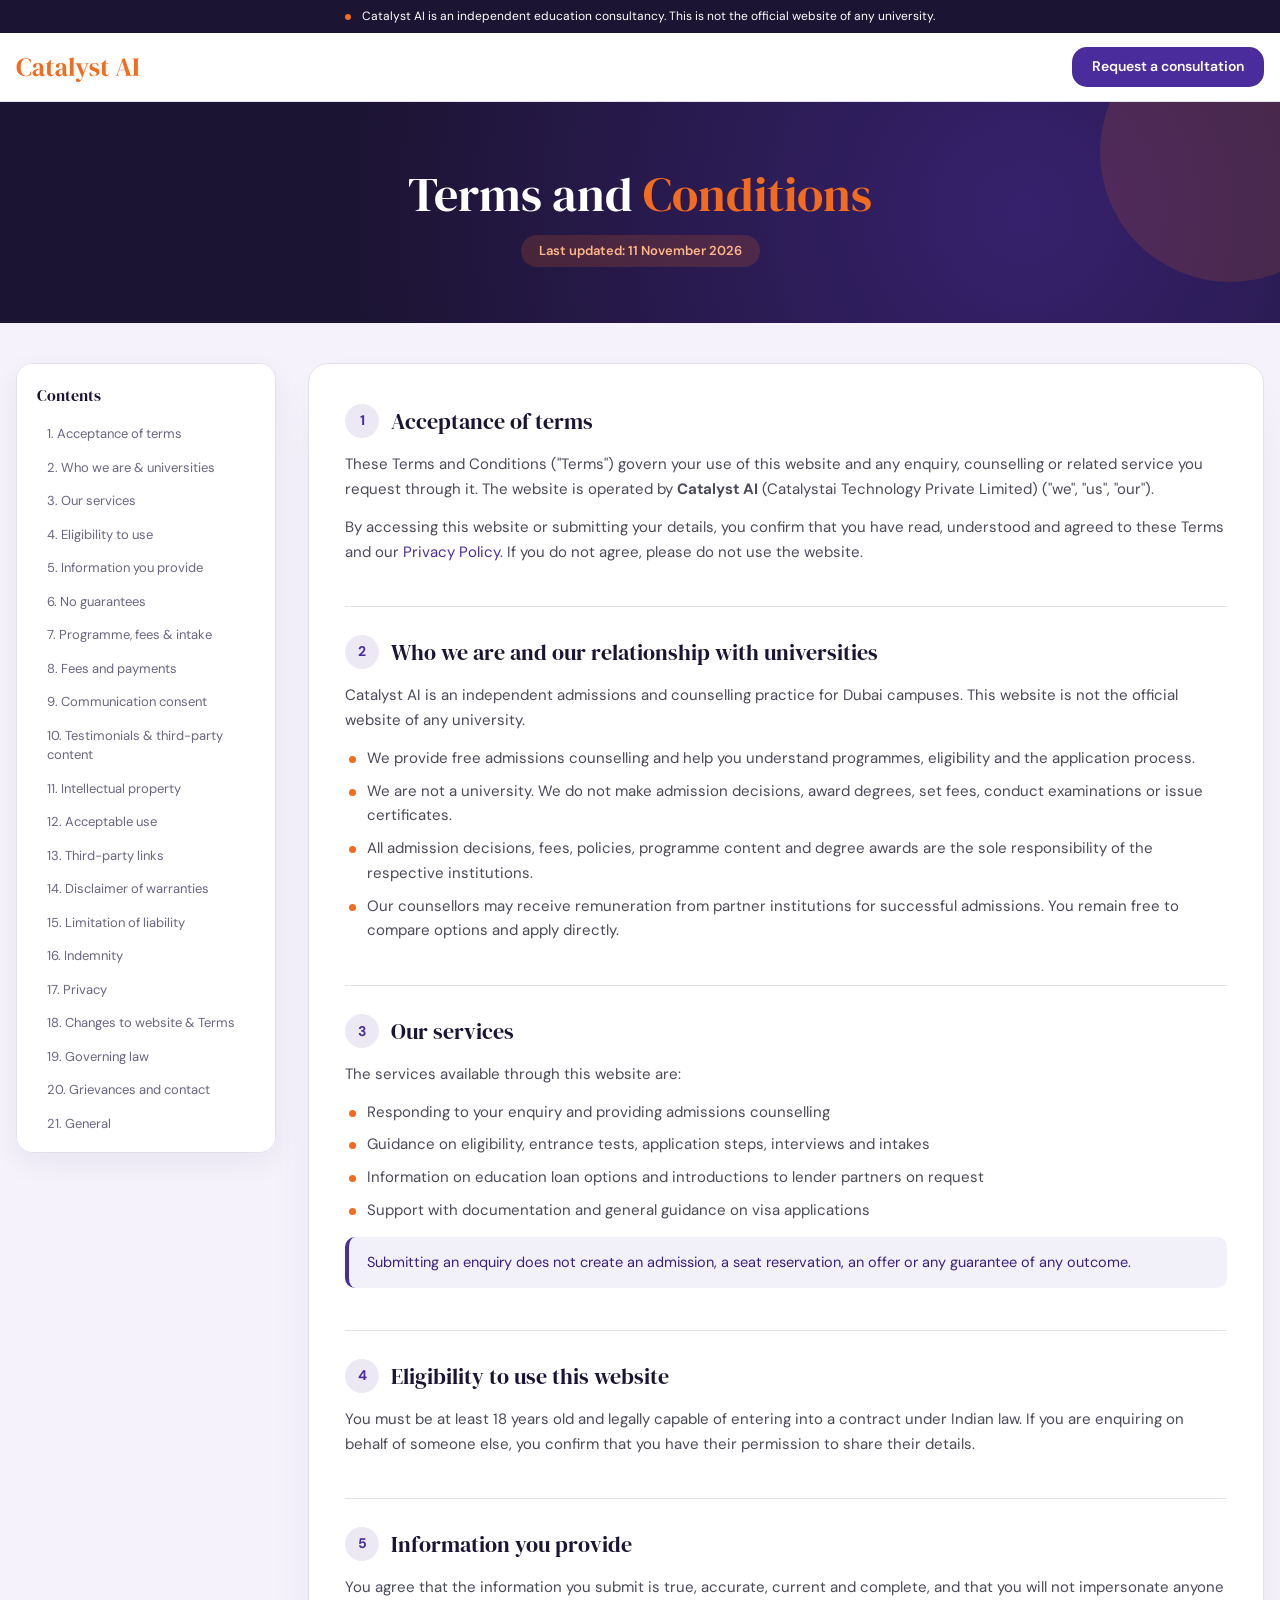
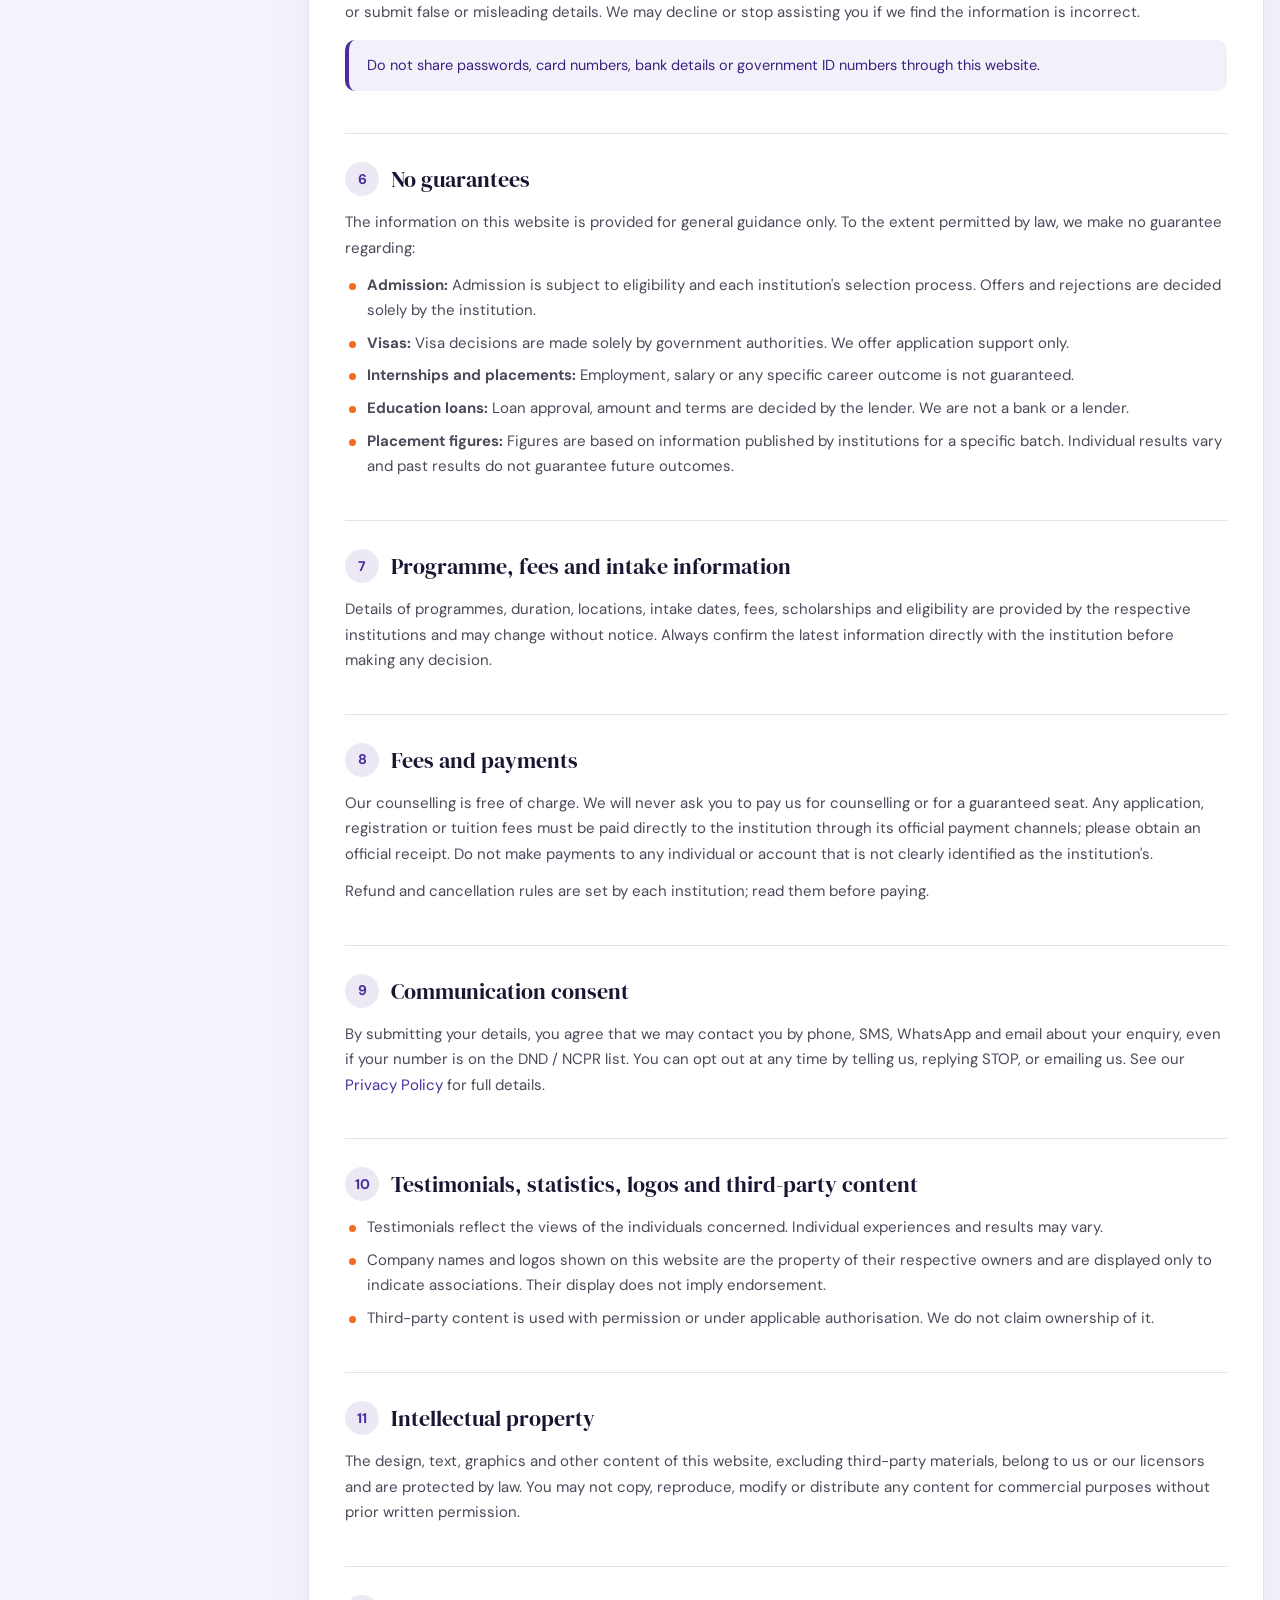
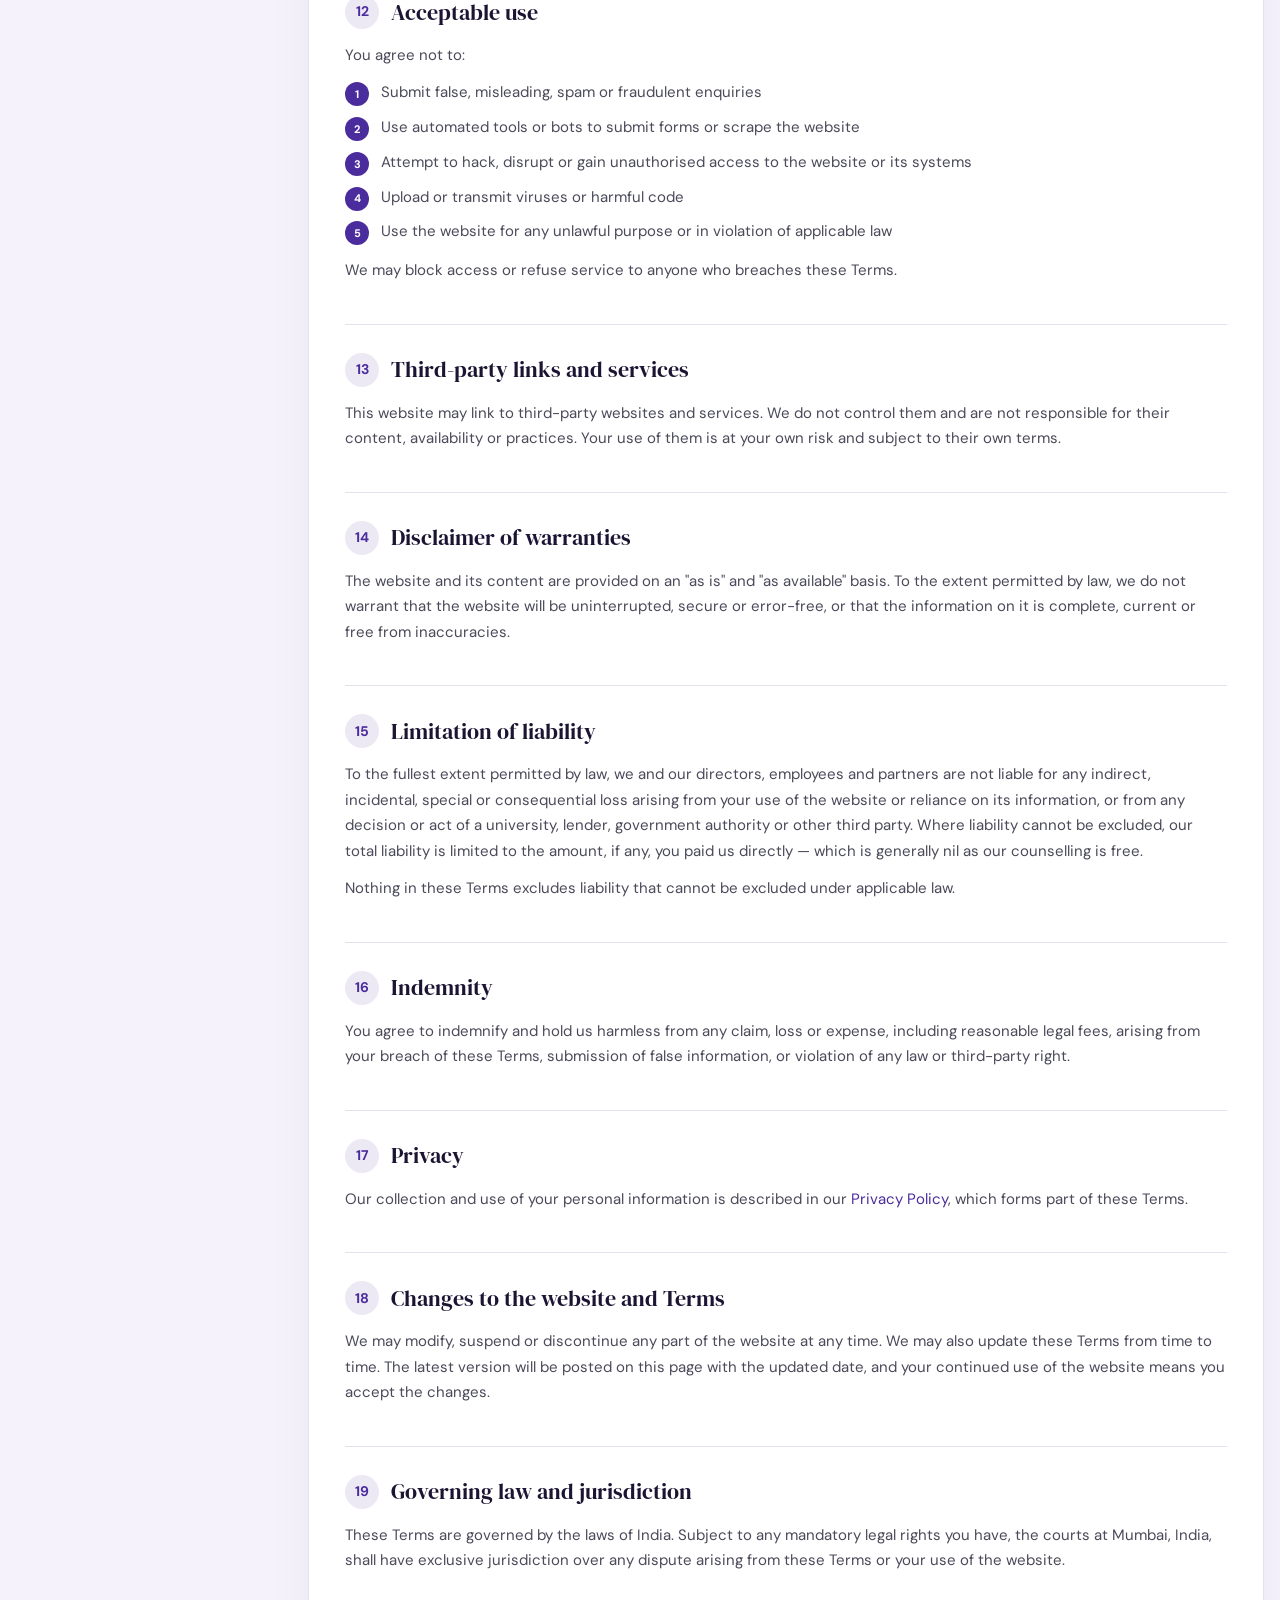
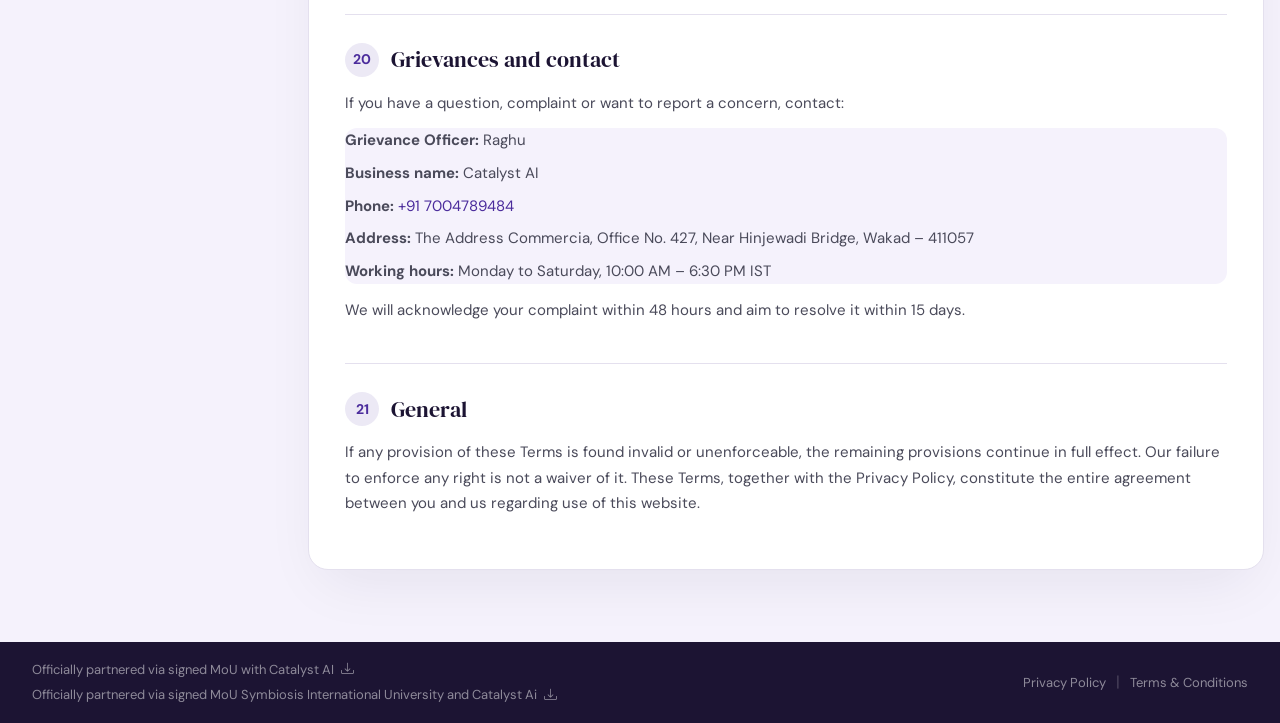
<file: terms-and-conditions.html>
<!doctype html>
<html lang="en">
  <head>
    <meta charset="UTF-8" />
    <meta name="viewport" content="width=device-width, initial-scale=1" />
    <title>Terms and Conditions — Catalyst AI</title>
    <meta name="robots" content="noindex" />
    <meta
      name="description"
      content="Terms and Conditions for Catalyst AI, an independent education counselling practice for Dubai campuses."
    />

    <!-- Fonts -->
    <link rel="preconnect" href="https://fonts.googleapis.com" />
    <link rel="preconnect" href="https://fonts.gstatic.com" crossorigin />
    <link
      href="https://fonts.googleapis.com/css2?family=DM+Sans:wght@400;500;600;700&family=DM+Serif+Display:ital@0;1&display=swap"
      rel="stylesheet"
    />

    <!-- Bootstrap 5 + Icons -->
    <link href="https://cdn.jsdelivr.net/npm/bootstrap@5.3.3/dist/css/bootstrap.min.css" rel="stylesheet" />
    <link href="https://cdn.jsdelivr.net/npm/bootstrap-icons@1.11.3/font/bootstrap-icons.min.css" rel="stylesheet" />

    <!-- Favicon -->
    <link rel="icon" type="image/png" href="images/favicon.png" />

    <!-- Shared tokens -->
    <link href="css/style.css" rel="stylesheet" />

    <style>
      /* ---- Legal-page extras (identical to privacy-policy) ---- */
      body {
        background: #f5f2fc;
      }

      .legal-hero {
        background: #1c1433;
        background-image: radial-gradient(circle at 80% 50%, rgba(75, 44, 156, 0.55) 0%, transparent 65%);
        color: #fff;
        padding: 64px 0 56px;
        text-align: center;
        position: relative;
        overflow: hidden;
      }
      .legal-hero::after {
        content: '';
        position: absolute;
        right: -80px;
        top: -80px;
        width: 260px;
        height: 260px;
        border-radius: 50%;
        background: rgba(242, 107, 31, 0.15);
        pointer-events: none;
      }
      .legal-hero h1 {
        font-family: 'DM Serif Display', serif;
        font-size: clamp(30px, 5vw, 48px);
        font-weight: 400;
        margin-bottom: 12px;
        position: relative;
        z-index: 1;
      }
      .legal-hero h1 span {
        color: #f26b1f;
      }
      .legal-badge {
        display: inline-block;
        background: rgba(242, 107, 31, 0.18);
        color: #ffb78a;
        border-radius: 999px;
        padding: 6px 18px;
        font-size: 13px;
        font-weight: 600;
        position: relative;
        z-index: 1;
      }

      .legal-wrap {
        display: grid;
        grid-template-columns: 260px 1fr;
        gap: 32px;
        padding-top: 40px;
        padding-bottom: 72px;
        align-items: start;
      }

      .legal-toc {
        position: sticky;
        top: 88px;
        background: #fff;
        border-radius: 16px;
        border: 1px solid #e4e0ee;
        padding: 22px 20px;
        box-shadow: 0 10px 30px rgba(28, 20, 51, 0.06);
        max-height: calc(100vh - 110px);
        overflow-y: auto;
        scrollbar-width: none;
        -ms-overflow-style: none;
      }
      .legal-toc::-webkit-scrollbar {
        display: none;
      }
      .legal-toc h3 {
        font-family: 'DM Serif Display', serif;
        font-size: 16px;
        font-weight: 400;
        color: #1c1433;
        margin-bottom: 12px;
      }
      .legal-toc ol {
        list-style: none;
        padding: 0;
        margin: 0;
      }
      .legal-toc li a {
        display: block;
        padding: 7px 10px;
        border-radius: 8px;
        font-size: 13px;
        color: #6b6580;
        text-decoration: none;
        transition:
          background 0.2s,
          color 0.2s;
      }
      .legal-toc li a:hover {
        background: rgba(75, 44, 156, 0.08);
        color: #4b2c9c;
      }

      .legal-content {
        background: #fff;
        border-radius: 20px;
        border: 1px solid #e4e0ee;
        padding: 40px 36px;
        box-shadow: 0 24px 60px -16px rgba(28, 20, 51, 0.08);
      }

      .legal-section {
        padding-bottom: 28px;
        margin-bottom: 28px;
        border-bottom: 1px solid #e4e0ee;
        scroll-margin-top: 90px;
      }
      .legal-section:last-child {
        border-bottom: 0;
        margin-bottom: 0;
        padding-bottom: 0;
      }

      .legal-section h2 {
        font-family: 'DM Serif Display', serif;
        font-size: 22px;
        font-weight: 400;
        color: #1c1433;
        margin-bottom: 14px;
        display: flex;
        align-items: center;
        gap: 12px;
      }
      .legal-num {
        flex-shrink: 0;
        width: 34px;
        height: 34px;
        border-radius: 50%;
        background: rgba(75, 44, 156, 0.1);
        color: #4b2c9c;
        font-family: 'DM Sans', sans-serif;
        font-size: 14px;
        font-weight: 700;
        display: grid;
        place-items: center;
      }

      .legal-section h3 {
        font-family: 'DM Sans', sans-serif;
        font-size: 17px;
        font-weight: 600;
        color: #1c1433;
        margin: 20px 0 8px;
      }
      .legal-section p {
        margin-bottom: 12px;
        font-size: 15px;
        color: #4a4a5a;
        line-height: 1.7;
      }
      .legal-section ul {
        margin: 0 0 14px;
        padding: 0;
        list-style: none;
      }
      .legal-section ul li {
        position: relative;
        padding-left: 22px;
        margin-bottom: 8px;
        font-size: 15px;
        color: #4a4a5a;
        line-height: 1.65;
      }
      .legal-section ul li::before {
        content: '';
        position: absolute;
        left: 4px;
        top: 10px;
        width: 7px;
        height: 7px;
        border-radius: 50%;
        background: #f26b1f;
      }
      .legal-section ol.legal-ol {
        margin: 0 0 14px;
        padding: 0;
        list-style: none;
        counter-reset: lo;
      }
      .legal-section ol.legal-ol li {
        counter-increment: lo;
        position: relative;
        padding-left: 36px;
        margin-bottom: 10px;
        font-size: 15px;
        color: #4a4a5a;
        line-height: 1.65;
      }
      .legal-section ol.legal-ol li::before {
        content: counter(lo);
        position: absolute;
        left: 0;
        top: 2px;
        width: 24px;
        height: 24px;
        border-radius: 50%;
        background: #4b2c9c;
        color: #fff;
        font-size: 11px;
        font-weight: 700;
        display: grid;
        place-items: center;
      }
      .legal-section a {
        color: #4b2c9c;
        text-decoration: none;
      }
      .legal-section a:hover {
        text-decoration: underline;
        color: #f26b1f;
      }

      .legal-note {
        background: rgba(75, 44, 156, 0.07);
        border-left: 4px solid #4b2c9c;
        border-radius: 10px;
        padding: 14px 18px;
        margin: 14px 0;
        font-size: 14.5px;
        color: #3a2180;
        line-height: 1.6;
      }

      .legal-contact {
        background: #f5f2fc;
        border-radius: 12px;
        padding: 16px 20px;
        margin: 10px 0 14px;
        list-style: none;
      }
      .legal-contact li {
        margin-bottom: 6px;
        font-size: 15px;
        color: #4a4a5a;
        padding-left: 0 !important;
      }
      .legal-contact li::before {
        display: none !important;
      }

      /* Footer */
      .footer-bottom {
        background: #1c1433;
        padding: 18px 16px;
      }
      .footer-bottom-inner {
        max-width: 1472px;
        margin-inline: auto;
        padding-inline: 16px;
        display: grid;
        grid-template-columns: 1fr auto;
        align-items: center;
        gap: 10px 24px;
      }
      .footer-bottom-left {
        justify-self: start;
        display: flex;
        flex-direction: column;
        gap: 6px;
      }
      .footer-bottom-credit {
        margin: 0;
        text-align: center;
        font-size: 12px;
        color: rgba(255, 255, 255, 0.45);
      }
      .footer-bottom-credit span {
        color: #ffb78a;
        font-weight: 700;
      }
      .footer-bottom-right {
        justify-self: end;
        display: flex;
        align-items: center;
        gap: 10px;
      }
      .footer-bottom a {
        color: rgba(255, 255, 255, 0.5);
        text-decoration: none;
        font-size: 13px;
        transition: opacity 0.2s;
      }
      .footer-bottom a:hover {
        opacity: 0.8;
        text-decoration: underline;
      }
      .footer-sep {
        opacity: 0.4;
        color: rgba(255, 255, 255, 0.5);
      }

      /* Responsive */
      @media (max-width: 991px) {
        .legal-wrap {
          grid-template-columns: 1fr;
        }
        .legal-toc {
          position: static;
          max-height: none;
        }
        .footer-bottom-inner {
          grid-template-columns: 1fr;
          justify-items: center;
          text-align: center;
        }
        .footer-bottom-left,
        .footer-bottom-right {
          justify-self: center;
          flex-wrap: wrap;
          justify-content: center;
        }
      }
      @media (max-width: 575px) {
        .legal-content {
          padding: 26px 18px;
        }
        .legal-section h2 {
          font-size: 19px;
        }
        .legal-hero {
          padding: 48px 0 40px;
        }
      }
    </style>
  </head>
  <body>
    <!-- ========== HEADER ========== -->
    <div class="header-strip" role="note">
      <div class="site-container">
        <p class="header-strip__text mb-0">
          <span class="header-strip__dot" aria-hidden="true"></span>
          Catalyst AI is an independent education consultancy. This is not the official website of any university.
        </p>
      </div>
    </div>

    <header class="site-header">
      <div class="site-container">
        <nav class="d-flex align-items-center justify-content-between" aria-label="Main">
          <a href="index.html" class="site-logo" aria-label="Catalyst AI home">
            <img src="images/logo.svg" alt="Catalyst AI" class="site-logo__img" />
          </a>
          <a href="index.html#enquiry" class="btn btn-brand btn-brand--sm">Request a consultation</a>
        </nav>
      </div>
    </header>

    <!-- ========== HERO ========== -->
    <section class="legal-hero">
      <div class="site-container">
        <h1>Terms and <span>Conditions</span></h1>
        <span class="legal-badge">Last updated: 11 November 2026</span>
      </div>
    </section>

    <!-- ========== BODY ========== -->
    <main>
      <div class="site-container">
        <div class="legal-wrap">
          <!-- Sidebar TOC -->
          <aside class="legal-toc" aria-label="Page contents">
            <h3>Contents</h3>
            <ol>
              <li><a href="#s1">1. Acceptance of terms</a></li>
              <li><a href="#s2">2. Who we are &amp; universities</a></li>
              <li><a href="#s3">3. Our services</a></li>
              <li><a href="#s4">4. Eligibility to use</a></li>
              <li><a href="#s5">5. Information you provide</a></li>
              <li><a href="#s6">6. No guarantees</a></li>
              <li><a href="#s7">7. Programme, fees &amp; intake</a></li>
              <li><a href="#s8">8. Fees and payments</a></li>
              <li><a href="#s9">9. Communication consent</a></li>
              <li><a href="#s10">10. Testimonials &amp; third-party content</a></li>
              <li><a href="#s11">11. Intellectual property</a></li>
              <li><a href="#s12">12. Acceptable use</a></li>
              <li><a href="#s13">13. Third-party links</a></li>
              <li><a href="#s14">14. Disclaimer of warranties</a></li>
              <li><a href="#s15">15. Limitation of liability</a></li>
              <li><a href="#s16">16. Indemnity</a></li>
              <li><a href="#s17">17. Privacy</a></li>
              <li><a href="#s18">18. Changes to website &amp; Terms</a></li>
              <li><a href="#s19">19. Governing law</a></li>
              <li><a href="#s20">20. Grievances and contact</a></li>
              <li><a href="#s21">21. General</a></li>
            </ol>
          </aside>

          <!-- Article -->
          <article class="legal-content">
            <section class="legal-section" id="s1">
              <h2><span class="legal-num">1</span>Acceptance of terms</h2>
              <p>
                These Terms and Conditions ("Terms") govern your use of this website and any enquiry, counselling or
                related service you request through it. The website is operated by
                <strong>Catalyst AI</strong> (Catalystai Technology Private Limited) ("we", "us", "our").
              </p>
              <p>
                By accessing this website or submitting your details, you confirm that you have read, understood and
                agreed to these Terms and our
                <a href="privacy-policy.html">Privacy Policy</a>. If you do not agree, please do not use the website.
              </p>
            </section>

            <section class="legal-section" id="s2">
              <h2><span class="legal-num">2</span>Who we are and our relationship with universities</h2>
              <p>
                Catalyst AI is an independent admissions and counselling practice for Dubai campuses. This website is
                not the official website of any university.
              </p>
              <ul>
                <li>
                  We provide free admissions counselling and help you understand programmes, eligibility and the
                  application process.
                </li>
                <li>
                  We are not a university. We do not make admission decisions, award degrees, set fees, conduct
                  examinations or issue certificates.
                </li>
                <li>
                  All admission decisions, fees, policies, programme content and degree awards are the sole
                  responsibility of the respective institutions.
                </li>
                <li>
                  Our counsellors may receive remuneration from partner institutions for successful admissions. You
                  remain free to compare options and apply directly.
                </li>
              </ul>
            </section>

            <section class="legal-section" id="s3">
              <h2><span class="legal-num">3</span>Our services</h2>
              <p>The services available through this website are:</p>
              <ul>
                <li>Responding to your enquiry and providing admissions counselling</li>
                <li>Guidance on eligibility, entrance tests, application steps, interviews and intakes</li>
                <li>Information on education loan options and introductions to lender partners on request</li>
                <li>Support with documentation and general guidance on visa applications</li>
              </ul>
              <div class="legal-note">
                Submitting an enquiry does not create an admission, a seat reservation, an offer or any guarantee of any
                outcome.
              </div>
            </section>

            <section class="legal-section" id="s4">
              <h2><span class="legal-num">4</span>Eligibility to use this website</h2>
              <p>
                You must be at least 18 years old and legally capable of entering into a contract under Indian law. If
                you are enquiring on behalf of someone else, you confirm that you have their permission to share their
                details.
              </p>
            </section>

            <section class="legal-section" id="s5">
              <h2><span class="legal-num">5</span>Information you provide</h2>
              <p>
                You agree that the information you submit is true, accurate, current and complete, and that you will not
                impersonate anyone or submit false or misleading details. We may decline or stop assisting you if we
                find the information is incorrect.
              </p>
              <div class="legal-note">
                Do not share passwords, card numbers, bank details or government ID numbers through this website.
              </div>
            </section>

            <section class="legal-section" id="s6">
              <h2><span class="legal-num">6</span>No guarantees</h2>
              <p>
                The information on this website is provided for general guidance only. To the extent permitted by law,
                we make no guarantee regarding:
              </p>
              <ul>
                <li>
                  <strong>Admission:</strong> Admission is subject to eligibility and each institution's selection
                  process. Offers and rejections are decided solely by the institution.
                </li>
                <li>
                  <strong>Visas:</strong> Visa decisions are made solely by government authorities. We offer application
                  support only.
                </li>
                <li>
                  <strong>Internships and placements:</strong> Employment, salary or any specific career outcome is not
                  guaranteed.
                </li>
                <li>
                  <strong>Education loans:</strong> Loan approval, amount and terms are decided by the lender. We are
                  not a bank or a lender.
                </li>
                <li>
                  <strong>Placement figures:</strong> Figures are based on information published by institutions for a
                  specific batch. Individual results vary and past results do not guarantee future outcomes.
                </li>
              </ul>
            </section>

            <section class="legal-section" id="s7">
              <h2><span class="legal-num">7</span>Programme, fees and intake information</h2>
              <p>
                Details of programmes, duration, locations, intake dates, fees, scholarships and eligibility are
                provided by the respective institutions and may change without notice. Always confirm the latest
                information directly with the institution before making any decision.
              </p>
            </section>

            <section class="legal-section" id="s8">
              <h2><span class="legal-num">8</span>Fees and payments</h2>
              <p>
                Our counselling is free of charge. We will never ask you to pay us for counselling or for a guaranteed
                seat. Any application, registration or tuition fees must be paid directly to the institution through its
                official payment channels; please obtain an official receipt. Do not make payments to any individual or
                account that is not clearly identified as the institution's.
              </p>
              <p>Refund and cancellation rules are set by each institution; read them before paying.</p>
            </section>

            <section class="legal-section" id="s9">
              <h2><span class="legal-num">9</span>Communication consent</h2>
              <p>
                By submitting your details, you agree that we may contact you by phone, SMS, WhatsApp and email about
                your enquiry, even if your number is on the DND / NCPR list. You can opt out at any time by telling us,
                replying STOP, or emailing us. See our
                <a href="privacy-policy.html">Privacy Policy</a> for full details.
              </p>
            </section>

            <section class="legal-section" id="s10">
              <h2><span class="legal-num">10</span>Testimonials, statistics, logos and third-party content</h2>
              <ul>
                <li>
                  Testimonials reflect the views of the individuals concerned. Individual experiences and results may
                  vary.
                </li>
                <li>
                  Company names and logos shown on this website are the property of their respective owners and are
                  displayed only to indicate associations. Their display does not imply endorsement.
                </li>
                <li>
                  Third-party content is used with permission or under applicable authorisation. We do not claim
                  ownership of it.
                </li>
              </ul>
            </section>

            <section class="legal-section" id="s11">
              <h2><span class="legal-num">11</span>Intellectual property</h2>
              <p>
                The design, text, graphics and other content of this website, excluding third-party materials, belong to
                us or our licensors and are protected by law. You may not copy, reproduce, modify or distribute any
                content for commercial purposes without prior written permission.
              </p>
            </section>

            <section class="legal-section" id="s12">
              <h2><span class="legal-num">12</span>Acceptable use</h2>
              <p>You agree not to:</p>
              <ol class="legal-ol">
                <li>Submit false, misleading, spam or fraudulent enquiries</li>
                <li>Use automated tools or bots to submit forms or scrape the website</li>
                <li>Attempt to hack, disrupt or gain unauthorised access to the website or its systems</li>
                <li>Upload or transmit viruses or harmful code</li>
                <li>Use the website for any unlawful purpose or in violation of applicable law</li>
              </ol>
              <p>We may block access or refuse service to anyone who breaches these Terms.</p>
            </section>

            <section class="legal-section" id="s13">
              <h2><span class="legal-num">13</span>Third-party links and services</h2>
              <p>
                This website may link to third-party websites and services. We do not control them and are not
                responsible for their content, availability or practices. Your use of them is at your own risk and
                subject to their own terms.
              </p>
            </section>

            <section class="legal-section" id="s14">
              <h2><span class="legal-num">14</span>Disclaimer of warranties</h2>
              <p>
                The website and its content are provided on an "as is" and "as available" basis. To the extent permitted
                by law, we do not warrant that the website will be uninterrupted, secure or error-free, or that the
                information on it is complete, current or free from inaccuracies.
              </p>
            </section>

            <section class="legal-section" id="s15">
              <h2><span class="legal-num">15</span>Limitation of liability</h2>
              <p>
                To the fullest extent permitted by law, we and our directors, employees and partners are not liable for
                any indirect, incidental, special or consequential loss arising from your use of the website or reliance
                on its information, or from any decision or act of a university, lender, government authority or other
                third party. Where liability cannot be excluded, our total liability is limited to the amount, if any,
                you paid us directly — which is generally nil as our counselling is free.
              </p>
              <p>Nothing in these Terms excludes liability that cannot be excluded under applicable law.</p>
            </section>

            <section class="legal-section" id="s16">
              <h2><span class="legal-num">16</span>Indemnity</h2>
              <p>
                You agree to indemnify and hold us harmless from any claim, loss or expense, including reasonable legal
                fees, arising from your breach of these Terms, submission of false information, or violation of any law
                or third-party right.
              </p>
            </section>

            <section class="legal-section" id="s17">
              <h2><span class="legal-num">17</span>Privacy</h2>
              <p>
                Our collection and use of your personal information is described in our
                <a href="privacy-policy.html">Privacy Policy</a>, which forms part of these Terms.
              </p>
            </section>

            <section class="legal-section" id="s18">
              <h2><span class="legal-num">18</span>Changes to the website and Terms</h2>
              <p>
                We may modify, suspend or discontinue any part of the website at any time. We may also update these
                Terms from time to time. The latest version will be posted on this page with the updated date, and your
                continued use of the website means you accept the changes.
              </p>
            </section>

            <section class="legal-section" id="s19">
              <h2><span class="legal-num">19</span>Governing law and jurisdiction</h2>
              <p>
                These Terms are governed by the laws of India. Subject to any mandatory legal rights you have, the
                courts at Mumbai, India, shall have exclusive jurisdiction over any dispute arising from these Terms or
                your use of the website.
              </p>
            </section>

            <section class="legal-section" id="s20">
              <h2><span class="legal-num">20</span>Grievances and contact</h2>
              <p>If you have a question, complaint or want to report a concern, contact:</p>
              <ul class="legal-contact">
                <li><strong>Grievance Officer:</strong> Raghu</li>
                <li><strong>Business name:</strong> Catalyst AI</li>
                <li><strong>Phone:</strong> <a href="tel:+917004789484">+91 7004789484</a></li>
                <li>
                  <strong>Address:</strong> The Address Commercia, Office No. 427, Near Hinjewadi Bridge, Wakad – 411057
                </li>
                <li><strong>Working hours:</strong> Monday to Saturday, 10:00 AM – 6:30 PM IST</li>
              </ul>
              <p>We will acknowledge your complaint within 48 hours and aim to resolve it within 15 days.</p>
            </section>

            <section class="legal-section" id="s21">
              <h2><span class="legal-num">21</span>General</h2>
              <p>
                If any provision of these Terms is found invalid or unenforceable, the remaining provisions continue in
                full effect. Our failure to enforce any right is not a waiver of it. These Terms, together with the
                Privacy Policy, constitute the entire agreement between you and us regarding use of this website.
              </p>
            </section>
          </article>
        </div>
      </div>
    </main>

    <!-- ========== FOOTER ========== -->
    <div class="footer-bottom">
      <div class="footer-bottom-inner">
        <div class="footer-bottom-left">
          <a href="pdf/sp-jain-mou.pdf" target="_blank" rel="noopener noreferrer" download>
            Officially partnered via signed MoU with Catalyst AI
            <i class="bi bi-download ms-1" aria-hidden="true"></i>
          </a>
          <a href="pdf/symbiosis-mou.pdf" target="_blank" rel="noopener noreferrer" download>
            Officially partnered via signed MoU Symbiosis International University and Catalyst Ai
            <i class="bi bi-download ms-1" aria-hidden="true"></i>
          </a>
        </div>

        <div class="footer-bottom-right">
          <a href="privacy-policy.html">Privacy Policy</a>
          <span class="footer-sep">|</span>
          <a href="terms-and-conditions.html">Terms &amp; Conditions</a>
        </div>
      </div>
    </div>

    <script src="https://cdn.jsdelivr.net/npm/bootstrap@5.3.3/dist/js/bootstrap.bundle.min.js"></script>
  </body>
</html>
</file>
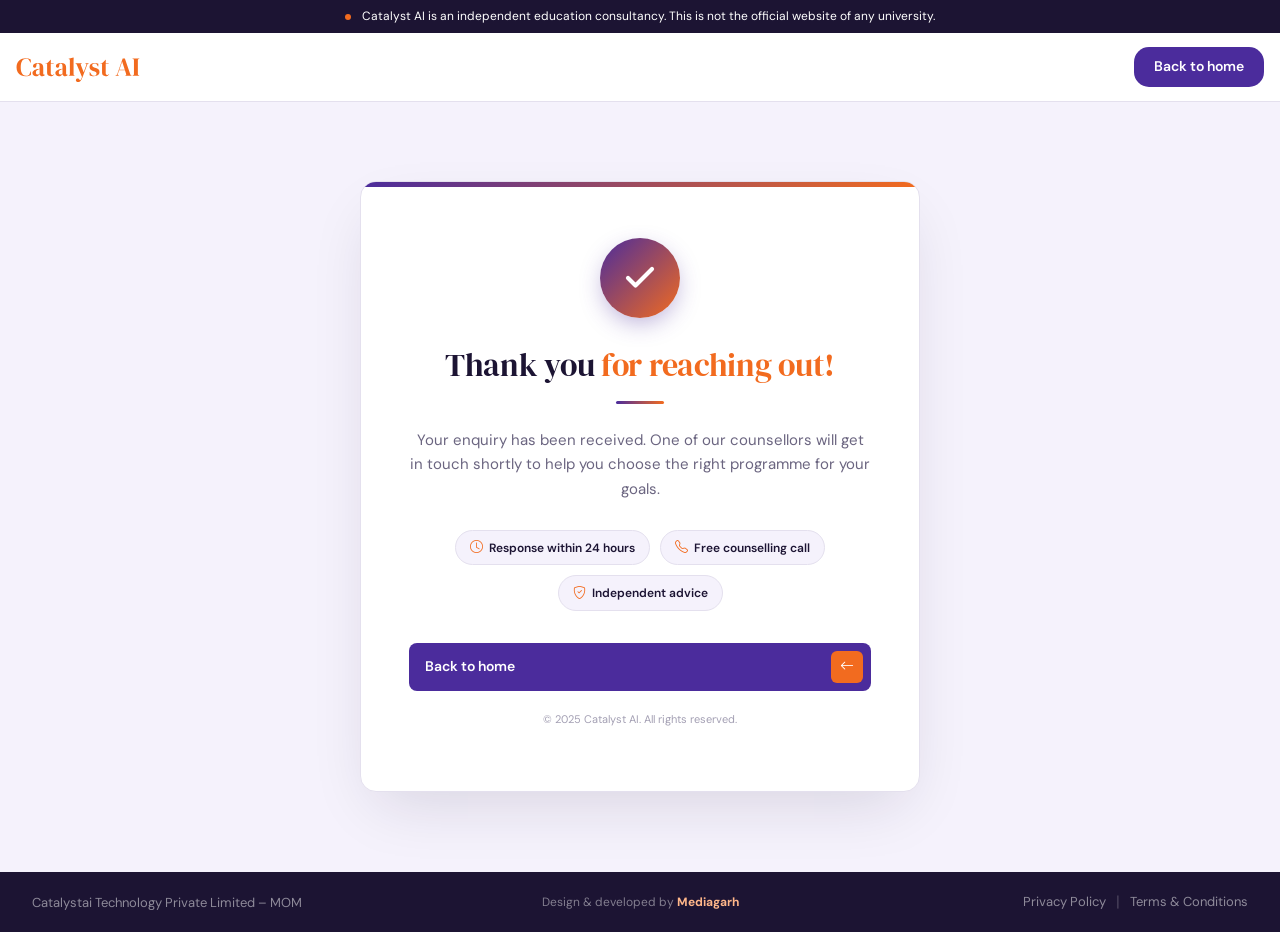
<file: thankyou.html>
<!doctype html>
<html lang="en">
  <head>
    <meta charset="UTF-8" />
    <meta name="viewport" content="width=device-width, initial-scale=1" />
    <title>Thank You — Catalyst AI</title>
    <meta name="robots" content="noindex" />

    <!-- Google Tag Manager -->
    <script>
      (function (w, d, s, l, i) {
        w[l] = w[l] || [];
        w[l].push({ 'gtm.start': new Date().getTime(), event: 'gtm.js' });
        var f = d.getElementsByTagName(s)[0],
          j = d.createElement(s),
          dl = l != 'dataLayer' ? '&l=' + l : '';
        j.async = true;
        j.src = 'https://www.googletagmanager.com/gtm.js?id=' + i + dl;
        f.parentNode.insertBefore(j, f);
      })(window, document, 'script', 'dataLayer', 'GTM-PBZR5ZBN');
    </script>
    <!-- End Google Tag Manager -->

    <!-- Fonts -->
    <link rel="preconnect" href="https://fonts.googleapis.com" />
    <link rel="preconnect" href="https://fonts.gstatic.com" crossorigin />
    <link
      href="https://fonts.googleapis.com/css2?family=DM+Sans:wght@400;500;600;700&family=DM+Serif+Display:ital@0;1&display=swap"
      rel="stylesheet"
    />

    <!-- Bootstrap 5 + Icons -->
    <link href="https://cdn.jsdelivr.net/npm/bootstrap@5.3.3/dist/css/bootstrap.min.css" rel="stylesheet" />
    <link href="https://cdn.jsdelivr.net/npm/bootstrap-icons@1.11.3/font/bootstrap-icons.min.css" rel="stylesheet" />

    <!-- Favicon -->
    <link rel="icon" type="image/png" href="images/favicon.png" />

    <!-- Main stylesheet (shared tokens) -->
    <link href="css/style.css" rel="stylesheet" />

    <style>
      /* ---- Thank-you page extras ---- */
      body {
        background: #f5f2fc;
      }

      .ty-main {
        min-height: calc(100vh - 130px);
        display: flex;
        align-items: center;
        justify-content: center;
        padding: 56px 16px;
      }

      .ty-card {
        background: #fff;
        border-radius: 16px;
        border: 1px solid #e4e0ee;
        box-shadow: 0 24px 60px -16px rgba(28, 20, 51, 0.14);
        max-width: 560px;
        width: 100%;
        padding: 56px 48px 48px;
        text-align: center;
        position: relative;
        overflow: hidden;
      }
      /* Purple top bar */
      .ty-card::before {
        content: '';
        position: absolute;
        top: 0;
        left: 0;
        right: 0;
        height: 5px;
        background: linear-gradient(90deg, #4b2c9c 0%, #f26b1f 100%);
      }

      /* Animated check circle */
      .ty-check-wrap {
        width: 80px;
        height: 80px;
        border-radius: 50%;
        background: linear-gradient(135deg, #4b2c9c 0%, #f26b1f 100%);
        display: flex;
        align-items: center;
        justify-content: center;
        margin: 0 auto 28px;
        box-shadow: 0 8px 24px -4px rgba(75, 44, 156, 0.4);
        animation: pop-in 0.5s cubic-bezier(0.34, 1.56, 0.64, 1) both;
      }
      @keyframes pop-in {
        from {
          transform: scale(0.4);
          opacity: 0;
        }
        to {
          transform: scale(1);
          opacity: 1;
        }
      }
      .ty-check-wrap svg {
        animation: draw-check 0.4s 0.35s ease both;
      }
      @keyframes draw-check {
        from {
          opacity: 0;
          transform: scale(0.5);
        }
        to {
          opacity: 1;
          transform: scale(1);
        }
      }

      .ty-heading {
        font-family: 'DM Serif Display', serif;
        font-size: 32px;
        font-weight: 400;
        color: #1c1433;
        letter-spacing: -0.3px;
        margin-bottom: 8px;
        line-height: 1.2;
      }
      .ty-heading span {
        color: #f26b1f;
      }

      .ty-divider {
        width: 48px;
        height: 3px;
        background: linear-gradient(90deg, #4b2c9c, #f26b1f);
        border-radius: 2px;
        margin: 16px auto 24px;
      }

      .ty-sub {
        font-size: 15px;
        color: #6b6580;
        line-height: 1.65;
        margin-bottom: 28px;
      }

      /* Submitter info block */
      .ty-user-info {
        background: #f5f2fc;
        border: 1px solid #e4e0ee;
        border-radius: 10px;
        padding: 16px 20px;
        margin-bottom: 24px;
        text-align: left;
        display: flex;
        flex-direction: column;
        gap: 10px;
      }
      .ty-user-row {
        display: flex;
        align-items: center;
        gap: 10px;
        font-size: 13px;
        color: #1c1433;
        font-weight: 500;
      }
      .ty-user-row svg {
        flex-shrink: 0;
        color: #f26b1f;
      }

      /* Info pills */
      .ty-pills {
        display: flex;
        flex-wrap: wrap;
        justify-content: center;
        gap: 10px;
        margin-bottom: 32px;
      }
      .ty-pill {
        display: inline-flex;
        align-items: center;
        gap: 6px;
        font-size: 12px;
        font-weight: 600;
        color: #1c1433;
        background: #f5f2fc;
        border: 1px solid #e4e0ee;
        border-radius: 999px;
        padding: 7px 14px;
      }
      .ty-pill i {
        color: #f26b1f;
        font-size: 13px;
      }

      /* Back button — matches .btn-submit from style.css tokens */
      .ty-btn {
        display: inline-flex;
        align-items: center;
        justify-content: space-between;
        width: 100%;
        gap: 8px;
        padding: 0.5rem 0.5rem 0.5rem 1rem;
        background: #4b2c9c;
        color: #fff;
        font-size: 0.875rem;
        font-weight: 600;
        text-decoration: none;
        border-radius: 8px;
        transition:
          background-color 0.25s ease,
          transform 0.25s ease,
          box-shadow 0.25s ease;
      }
      .ty-btn-icon {
        display: grid;
        place-items: center;
        width: 32px;
        height: 32px;
        background: #f26b1f;
        border-radius: 6px;
        flex-shrink: 0;
        transition: transform 0.25s ease;
      }
      .ty-btn:hover {
        background: #3a2180;
        color: #fff;
        transform: translateY(-2px);
        box-shadow: 0 14px 24px -12px rgba(75, 44, 156, 0.7);
      }
      .ty-btn:hover .ty-btn-icon {
        transform: translateX(3px);
      }

      .ty-footer-note {
        margin-top: 20px;
        font-size: 11px;
        color: #a39fb3;
      }

      /* ---- Footer ---- */
      .footer-bottom {
        background: #1c1433;
        padding: 18px 16px;
      }
      .footer-bottom-inner {
        max-width: 1472px;
        margin-inline: auto;
        padding-inline: 16px;
        display: grid;
        grid-template-columns: 1fr auto 1fr;
        align-items: center;
        gap: 10px 24px;
      }
      .footer-bottom-left {
        justify-self: start;
      }
      .footer-bottom-credit {
        margin: 0;
        text-align: center;
        font-size: 12px;
        color: rgba(255, 255, 255, 0.45);
      }
      .footer-bottom-credit span {
        color: #ffb78a;
        font-weight: 700;
      }
      .footer-bottom-right {
        justify-self: end;
        display: flex;
        align-items: center;
        gap: 10px;
      }
      .footer-bottom a {
        color: rgba(255, 255, 255, 0.5);
        text-decoration: none;
        font-size: 13px;
        transition: opacity 0.2s;
      }
      .footer-bottom a:hover {
        opacity: 0.8;
        text-decoration: underline;
      }
      .footer-sep {
        opacity: 0.4;
        color: rgba(255, 255, 255, 0.5);
      }

      @media (max-width: 991px) {
        .footer-bottom-inner {
          grid-template-columns: 1fr;
          justify-items: center;
          text-align: center;
        }
        .footer-bottom-left,
        .footer-bottom-right {
          justify-self: center;
        }
      }
      @media (max-width: 575px) {
        .ty-card {
          padding: 40px 24px 36px;
        }
        .ty-heading {
          font-size: 26px;
        }
        .ty-check-wrap {
          width: 68px;
          height: 68px;
        }
      }
    </style>
  </head>
  <body>
    <!-- Google Tag Manager (noscript) -->
    <noscript
      ><iframe
        src="https://www.googletagmanager.com/ns.html?id=GTM-PBZR5ZBN"
        height="0"
        width="0"
        style="display: none; visibility: hidden"
      ></iframe
    ></noscript>
    <!-- End Google Tag Manager (noscript) -->

    <!-- ========== HEADER ========== -->
    <div class="header-strip" role="note">
      <div class="site-container">
        <p class="header-strip__text mb-0">
          <span class="header-strip__dot" aria-hidden="true"></span>
          Catalyst AI is an independent education consultancy. This is not the official website of any university.
        </p>
      </div>
    </div>

    <header class="site-header">
      <div class="site-container">
        <nav class="d-flex align-items-center justify-content-between" aria-label="Main">
          <a href="index.html" class="site-logo" aria-label="Catalyst AI home">
            <img src="images/logo.svg" alt="Catalyst AI" class="site-logo__img" />
          </a>
          <a href="index.html" class="btn btn-brand btn-brand--sm">Back to home</a>
        </nav>
      </div>
    </header>

    <!-- ========== MAIN ========== -->
    <main class="ty-main">
      <div class="ty-card">
        <!-- Animated checkmark -->
        <div class="ty-check-wrap" aria-hidden="true">
          <svg
            xmlns="http://www.w3.org/2000/svg"
            width="36"
            height="36"
            viewBox="0 0 24 24"
            fill="none"
            stroke="#fff"
            stroke-width="2.8"
            stroke-linecap="round"
            stroke-linejoin="round"
          >
            <polyline points="20 6 9 17 4 12" />
          </svg>
        </div>

        <h1 class="ty-heading">Thank you <span>for reaching out!</span></h1>
        <div class="ty-divider"></div>

        <!-- Submitter details (populated from URL params) -->
        <div class="ty-user-info" id="tyUserInfo" style="display: none">
          <div class="ty-user-row" id="tyNameRow">
            <svg
              xmlns="http://www.w3.org/2000/svg"
              width="14"
              height="14"
              viewBox="0 0 24 24"
              fill="none"
              stroke="currentColor"
              stroke-width="2"
              stroke-linecap="round"
              stroke-linejoin="round"
            >
              <path d="M20 21v-2a4 4 0 0 0-4-4H8a4 4 0 0 0-4 4v2" />
              <circle cx="12" cy="7" r="4" />
            </svg>
            <span id="tyName"></span>
          </div>
          <div class="ty-user-row" id="tyEmailRow">
            <svg
              xmlns="http://www.w3.org/2000/svg"
              width="14"
              height="14"
              viewBox="0 0 24 24"
              fill="none"
              stroke="currentColor"
              stroke-width="2"
              stroke-linecap="round"
              stroke-linejoin="round"
            >
              <path d="M4 4h16c1.1 0 2 .9 2 2v12c0 1.1-.9 2-2 2H4c-1.1 0-2-.9-2-2V6c0-1.1.9-2 2-2z" />
              <polyline points="22,6 12,13 2,6" />
            </svg>
            <span id="tyEmail"></span>
          </div>
          <div class="ty-user-row" id="tyMobileRow">
            <svg
              xmlns="http://www.w3.org/2000/svg"
              width="14"
              height="14"
              viewBox="0 0 24 24"
              fill="none"
              stroke="currentColor"
              stroke-width="2"
              stroke-linecap="round"
              stroke-linejoin="round"
            >
              <path
                d="M22 16.92v3a2 2 0 0 1-2.18 2 19.79 19.79 0 0 1-8.63-3.07A19.5 19.5 0 0 1 4.69 12a19.79 19.79 0 0 1-3-8.59A2 2 0 0 1 3.62 2h3a2 2 0 0 1 2 1.72c.13.96.36 1.9.7 2.81a2 2 0 0 1-.45 2.11L8.09 9.91a16 16 0 0 0 6 6l1.27-1.27a2 2 0 0 1 2.11-.45c.91.34 1.85.57 2.81.7A2 2 0 0 1 22 16.92z"
              />
            </svg>
            <span id="tyMobile"></span>
          </div>
        </div>

        <p class="ty-sub">
          Your enquiry has been received. One of our counsellors will get in touch shortly to help you choose the right
          programme for your goals.
        </p>

        <!-- Info pills -->
        <div class="ty-pills">
          <span class="ty-pill"><i class="bi bi-clock"></i> Response within 24 hours</span>
          <span class="ty-pill"><i class="bi bi-telephone"></i> Free counselling call</span>
          <span class="ty-pill"><i class="bi bi-shield-check"></i> Independent advice</span>
        </div>

        <!-- Back button -->
        <a href="index.html" class="ty-btn">
          <span>Back to home</span>
          <span class="ty-btn-icon"><i class="bi bi-arrow-left" style="color: #fff"></i></span>
        </a>

        <p class="ty-footer-note">© 2025 Catalyst AI. All rights reserved.</p>
      </div>
    </main>

    <!-- ========== FOOTER ========== -->
    <div class="footer-bottom">
      <div class="footer-bottom-inner">
        <div class="footer-bottom-left">
          <a href="./pdf/CatalystaiTechnologyPrivateLimitedMOM.pdf" target="_blank" rel="noopener noreferrer">
            Catalystai Technology Private Limited – MOM
          </a>
        </div>
        <p class="footer-bottom-credit">Design &amp; developed by <span>Mediagarh</span></p>
        <div class="footer-bottom-right">
          <a href="privacy-policy.html">Privacy Policy</a>
          <span class="footer-sep">|</span>
          <a href="terms-and-conditions.html">Terms &amp; Conditions</a>
        </div>
      </div>
    </div>

    <script src="https://cdn.jsdelivr.net/npm/bootstrap@5.3.3/dist/js/bootstrap.bundle.min.js"></script>
    <script>
      (function () {
        var params = new URLSearchParams(window.location.search);
        var name = params.get('name') || '';
        var email = params.get('email') || '';
        var mobile = params.get('mobile') || '';
        if (!name && !email && !mobile) return;

        var info = document.getElementById('tyUserInfo');
        if (info) info.style.display = 'flex';

        function fill(rowId, spanId, value) {
          if (value) {
            document.getElementById(spanId).textContent = value;
          } else {
            var row = document.getElementById(rowId);
            if (row) row.style.display = 'none';
          }
        }
        fill('tyNameRow', 'tyName', name);
        fill('tyEmailRow', 'tyEmail', email);
        fill('tyMobileRow', 'tyMobile', mobile);
      })();
    </script>
  </body>
</html>
</file>
<file: css/style.css>
/* =========================================================
   Catalyst AI - Dubai landing page
   ========================================================= */

:root {
  --purple: #4b2c9c;
  --purple-dark: #3a2180;
  --orange: #f26b1f;
  --peach: #ffb78a;
  --ink: #1c1433;
  --muted: #6b6580;
  --line: #e4e0ee;
  --tint: #f5f2fc;

  --font-body: 'DM Sans', sans-serif;
  --font-head: 'DM Serif Display', serif;

  /* Put your hero image here */
  --hero-image: url('../images/hero-img.webp');

  --ease: cubic-bezier(0.22, 0.61, 0.36, 1);
}

/* ---------- Base ---------- */
html {
  scroll-behavior: smooth;
  scroll-padding-top: 80px;
}

body {
  font-family: var(--font-body);
  color: var(--ink);
  background: #fff;
  -webkit-font-smoothing: antialiased;
}

h1,
h2,
h3,
h4 {
  font-family: var(--font-head);
  font-weight: 400;
}

.text-peach {
  color: #ff995c;
}

/* Container: 1440 content + 16px padding each side */
.site-container {
  width: 100%;
  max-width: 1472px;
  margin-inline: auto;
  padding-inline: 16px;
}

:focus-visible {
  outline: 3px solid var(--orange);
  outline-offset: 2px;
}

/* ---------- Buttons ---------- */
.btn-brand {
  --bs-btn-padding-x: 1.25rem;
  --bs-btn-padding-y: 0.6rem;
  background: var(--purple);
  color: #fff;
  border: 0;
  border-radius: 15px;
  font-weight: 600;
  font-size: 0.875rem;
  transition:
    background-color 0.25s var(--ease),
    transform 0.25s var(--ease),
    box-shadow 0.25s var(--ease);
}
.btn-brand:hover,
.btn-brand:focus-visible {
  background: var(--orange);
  color: #fff;
  transform: translateY(-2px);
  box-shadow: 0 10px 20px -8px rgba(242, 107, 31, 0.6);
}
.btn-brand:active {
  transform: translateY(0);
}

/* ---------- 1. Header strip ---------- */
.header-strip {
  background: var(--ink);
  color: #fff;
  padding-block: 0.5rem;
}
.header-strip__text {
  font-size: 0.75rem;
  line-height: 1.4;
  text-align: center;
}
.header-strip__dot {
  display: inline-block;
  width: 6px;
  height: 6px;
  margin-right: 0.5rem;
  border-radius: 50%;
  background: var(--orange);
  vertical-align: middle;
}

/* ---------- 2. Header ---------- */
.site-header {
  z-index: 1030;
  background: #fff;
  border-bottom: 1px solid var(--line);
}
.site-header nav {
  min-height: 68px;
}

.site-logo {
  font-family: var(--font-head);
  font-size: 1.75rem;
  line-height: 1;
  color: var(--orange);
  text-decoration: none;
  transition:
    opacity 0.25s var(--ease),
    transform 0.25s var(--ease);
}
.site-logo:hover {
  opacity: 0.85;
  transform: translateX(2px);
}
.site-logo__img {
  height: 36px;
  width: auto;
  display: block;
}

/* ---------- 3. Hero ---------- */
.hero {
  position: relative;
  min-height: 560px;
  padding-bottom: 77px;
  background-color: var(--ink);
  background-image: var(--hero-image);
  background-size: cover;
  background-position: center;
  background-repeat: no-repeat;
}

.hero-card {
  position: relative;
  height: 100%;
  padding: 3rem 2.5rem 6.25rem;
  color: #fff;
  background: var(--purple);
  overflow: hidden;
}
/* orange wedge at the bottom of the card */
.hero-card::after {
  content: '';
  position: absolute;
  inset: auto 0 0 0;
  height: 52px;
  background: var(--orange);
  clip-path: polygon(10% 100%, 100% 0, 100% 100%);
  transition: clip-path 0.5s var(--ease);
}
.hero-card:hover::after {
  clip-path: polygon(0 100%, 100% 0, 100% 100%);
}

.hero-card__eyebrow {
  margin-bottom: 1.25rem;
  font-size: 0.6875rem;
  font-weight: 500;
  letter-spacing: 0.14em;
  text-transform: uppercase;
  color: #ffc79e;
}
.hero-card__title {
  margin-bottom: 1.5rem;
  font-size: 56px;
  line-height: 1.12;
}
.hero-card__text {
  margin-bottom: 2.25rem;
  font-size: 18px;
  line-height: 1.65;
  color: rgba(255, 255, 255, 0.92);
  max-width: 44ch;
}

.btn-light-cta {
  display: inline-flex;
  align-items: center;
  gap: 0.75rem;
  padding: 0.95rem 1.4rem;
  background: #fff;
  color: var(--purple);
  border: 0;
  border-radius: 2px;
  font-size: 18px;
  font-weight: 700;
  transition:
    background-color 0.25s var(--ease),
    color 0.25s var(--ease),
    transform 0.25s var(--ease),
    box-shadow 0.25s var(--ease);
}
.btn-light-cta i {
  transition: transform 0.25s var(--ease);
}
.btn-light-cta:hover,
.btn-light-cta:focus-visible {
  background: #f0ecfa;
  color: var(--ink);
  transform: translateY(-2px);
  box-shadow: 0 12px 24px -10px rgba(0, 0, 0, 0.5);
}
.btn-light-cta:hover i {
  transform: translateX(5px);
}

/* ---------- 4. Enquiry ---------- */
.enquiry {
  padding-block: 64px 64px;
}

.enquiry__wrap {
  max-width: 1088px;
  margin-inline: auto;
  border-radius: 16px;
  background:
    radial-gradient(38.46% 50% at 60% 69.23%, rgba(140, 107, 242, 0.35) 0%, rgba(140, 107, 242, 0) 100%), #43268f;
  box-shadow: 0 24px 60px 0 rgba(28, 20, 51, 0.14);
  overflow: hidden;
}

.enquiry__intro {
  padding: 2.25rem 2rem;
}
.enquiry__eyebrow {
  display: flex;
  align-items: center;
  gap: 0.6rem;
  margin-bottom: 1rem;
  font-size: 0.625rem;
  font-weight: 500;
  letter-spacing: 0.14em;
  text-transform: uppercase;
  color: #ffb78a;
}
.enquiry__line {
  width: 18px;
  height: 2px;
  background: var(--orange);
}
.enquiry__title {
  margin: 0;
  font-size: 32px;
  line-height: 1.25;
  color: #fff;
}

.form-card {
  margin: 16px;
  padding: 1.5rem;
  background: #fff;
  border-radius: 12px;
  box-shadow: 0 10px 30px -12px rgba(0, 0, 0, 0.35);
}

/* labels + fields */
.form-label {
  margin-bottom: 0.35rem;
  font-size: 13px;
  font-weight: 600;
  color: var(--ink);
}
.form-control,
.form-select {
  min-height: 40px;
  padding: 0.5rem 0.85rem;
  font-family: var(--font-body);
  font-size: 0.8125rem;
  color: var(--ink);
  background-color: #fff;
  border: 1px solid var(--line);
  border-radius: 8px;
  transition:
    border-color 0.2s var(--ease),
    box-shadow 0.2s var(--ease);
}
.form-control::placeholder {
  color: #a39fb3;
}
.form-select:required:invalid {
  color: #a39fb3;
}
.form-select option {
  color: var(--ink);
}

.form-control:hover,
.form-select:hover {
  border-color: #c9c1e2;
}

.form-control:focus,
.form-select:focus {
  border-color: var(--purple);
  box-shadow: 0 0 0 0.22rem rgba(75, 44, 156, 0.15);
}

/* pills */
.pill-group {
  display: flex;
  flex-wrap: wrap;
  gap: 0.5rem;
}
.pill {
  display: inline-block;
  padding: 0.4rem 0.95rem;
  font-size: 0.75rem;
  font-weight: 500;
  color: var(--ink);
  background: #fff;
  border: 1px solid var(--line);
  border-radius: 999px;
  cursor: pointer;
  user-select: none;
  transition:
    background-color 0.2s var(--ease),
    color 0.2s var(--ease),
    border-color 0.2s var(--ease),
    transform 0.2s var(--ease);
}
.pill:hover {
  border-color: var(--purple);
  background: var(--tint);
  transform: translateY(-1px);
}
/* selected */
.btn-check:checked + .pill {
  background: var(--purple);
  border-color: var(--purple);
  color: #fff;
}
.btn-check:focus-visible + .pill {
  outline: 3px solid var(--orange);
  outline-offset: 2px;
}
.was-validated .btn-check:invalid + .pill {
  border-color: #dc3545;
}

/* consent */
.consent {
  font-size: 0.6875rem;
  line-height: 1.55;
  color: var(--muted);
}
.consent .form-check-input {
  margin-top: 0.2rem;
  border-color: #b9b2ce;
  cursor: pointer;
}
.consent .form-check-input:checked {
  background-color: var(--purple);
  border-color: var(--purple);
}
.consent .form-check-input:focus {
  box-shadow: 0 0 0 0.2rem rgba(75, 44, 156, 0.18);
  border-color: var(--purple);
}
.consent__link {
  color: var(--purple);
  text-decoration: underline;
  text-underline-offset: 2px;
}
.consent__link:hover {
  color: var(--orange);
}

/* submit */
.btn-submit {
  display: flex;
  align-items: center;
  justify-content: space-between;
  width: 100%;
  padding: 0.5rem 0.5rem 0.5rem 1rem;
  color: #fff;
  background: var(--purple);
  border: 0;
  border-radius: 8px;
  font-size: 0.8125rem;
  font-weight: 600;
  transition:
    background-color 0.25s var(--ease),
    transform 0.25s var(--ease),
    box-shadow 0.25s var(--ease);
}
.btn-submit__icon {
  display: grid;
  place-items: center;
  width: 32px;
  height: 32px;
  background: var(--orange);
  border-radius: 6px;
  transition:
    transform 0.25s var(--ease),
    background-color 0.25s var(--ease);
}
.btn-submit:hover,
.btn-submit:focus-visible {
  color: #fff;
  background: var(--purple-dark);
  transform: translateY(-2px);
  box-shadow: 0 14px 24px -12px rgba(75, 44, 156, 0.7);
}
.btn-submit:active,
.btn-submit:focus,
.btn-submit:focus:active,
.btn-submit:focus-visible {
  color: #fff !important;
  background: var(--purple-dark) !important;
  background-color: var(--purple-dark) !important;
  border-color: transparent !important;
  box-shadow: 0 6px 16px -8px rgba(75, 44, 156, 0.6) !important;
  outline: none !important;
  -webkit-tap-highlight-color: transparent !important;
}
.btn-submit:active .btn-submit__icon,
.btn-submit:focus .btn-submit__icon {
  background: var(--orange);
}

.btn-submit:hover .btn-submit__icon {
  transform: translateX(3px);
}
.btn-submit:disabled {
  opacity: 0.7;
  pointer-events: none;
}

.site-footer__details {
  max-width: 400px;
}

.form-note {
  margin-top: 0.6rem;
  font-size: 0.6875rem;
  color: var(--muted);
}

.invalid-feedback {
  font-size: 0.6875rem;
}

/* status */
.form-status {
  margin-top: 1rem;
  padding: 0.85rem 1rem;
  font-size: 0.8125rem;
  border-radius: 8px;
}
.form-status--ok {
  background: #eaf7ef;
  color: #17623a;
}
.form-status--err {
  background: #fdecee;
  color: #9b1c2c;
}

/* ---------- Entrance (single page-load moment) ---------- */
@media (prefers-reduced-motion: no-preference) {
  .hero-card {
    animation: cardIn 0.8s var(--ease) both;
  }
  @keyframes cardIn {
    from {
      opacity: 0;
      transform: translateY(24px);
    }
    to {
      opacity: 1;
      transform: none;
    }
  }
}
@media (prefers-reduced-motion: reduce) {
  html {
    scroll-behavior: auto;
  }
  * {
    transition-duration: 0.01ms !important;
    animation: none !important;
  }
}

/* ---------- Tablet (below 992px): card stacks under the image ---------- */
@media (max-width: 991.98px) {
  .hero {
    min-height: 0;
    padding-top: clamp(200px, 42vw, 340px);
    padding-bottom: 0;
  }
  .hero-card {
    padding: 2.5rem 2rem 5.5rem;
  }
  .hero-card__text {
    max-width: 56ch;
  }

  .enquiry {
    padding-block: 3rem 4rem;
  }
  .enquiry__intro {
    padding: 2rem 1.75rem 0.75rem;
  }
  .enquiry__title br {
    display: none;
  }
}

/* ---------- Mobile (below 576px) ---------- */
@media (max-width: 575.98px) {
  .header-strip__text {
    font-size: 0.6875rem;
    text-align: left;
  }
  .site-header nav {
    min-height: 60px;
  }
  .site-logo {
    font-size: 1.5rem;
  }
  .btn-brand--sm {
    --bs-btn-padding-x: 0.95rem;
    --bs-btn-padding-y: 0.5rem;
    font-size: 0.8125rem;
  }

  .hero {
    padding-top: 220px;
  }
  /* card runs edge to edge on phones */
  .hero .site-container {
    padding-inline: 0;
  }
  .hero .row {
    --bs-gutter-x: 0;
  }
  .hero-card {
    padding: 2rem 1.25rem 5rem;
  }
  .hero-card__title {
    font-size: 2.125rem;
  }
  .btn-light-cta {
    width: 100%;
    justify-content: space-between;
  }

  .enquiry {
    padding-block: 2rem 2.5rem;
  }
  .enquiry__wrap {
    border-radius: 14px;
  }
  .form-card {
    margin: 0.5rem;
    padding: 1.25rem 1rem;
  }

  /* 16px prevents iOS zoom on focus */
  .form-control,
  .form-select {
    font-size: 1rem;
    min-height: 46px;
  }
  .form-label {
    font-size: 0.8125rem;
  }
  .pill {
    font-size: 0.8125rem;
    padding: 0.5rem 1rem;
  }
  .consent {
    font-size: 0.75rem;
  }
  .btn-submit {
    padding-block: 0.6rem;
    font-size: 0.9375rem;
  }
}

/* Hover only where a real pointer exists (avoids sticky hover on touch) */
@media (hover: none) {
  .btn-brand:hover,
  .btn-light-cta:hover,
  .btn-submit:hover,
  .pill:hover,
  .site-logo:hover {
    transform: none;
  }
}

/* =========================================================
   5. Pick a campus
   ========================================================= */
.campuses {
  padding-block: 80px 80px;
}

.section-eyebrow {
  display: flex;
  align-items: center;
  gap: 0.6rem;
  margin-bottom: 0.75rem;
  font-size: 14px;
  font-weight: 500;
  letter-spacing: 0.14em;
  text-transform: uppercase;
  color: #f26b1f;
}
.section-eyebrow__line {
  width: 24px;
  height: 2px;
  background: var(--orange);
}

.campuses__head {
  margin-bottom: 64px;
}
.campuses__title {
  margin: 0;
  font-size: 44px;
  line-height: 1.2;
  color: var(--ink);
}
.campuses__title-accent {
  display: block;
  color: var(--purple);
}
.campuses__lead {
  margin: 0;
  font-size: 18px;
  line-height: 1.55;
  color: var(--muted);
  text-align: right;
  max-width: 300px;
  margin-left: auto;
}

/* ---------- Card ---------- */
.campus-card {
  --c: var(--purple);
  --edge: var(--purple);
  display: flex;
  flex-direction: column;
  height: 100%;
  background: #faf8fd;
  border: 1px solid var(--edge);
  border-radius: 12px;
  overflow: hidden;
  transition:
    transform 0.35s var(--ease),
    box-shadow 0.35s var(--ease);
}
.campus-card--ink {
  --c: var(--ink);
  --edge: var(--orange);
}

.campus-card:hover {
  transform: translateY(-6px);
  box-shadow: 0 28px 50px -24px rgba(28, 20, 51, 0.45);
}

/* media */
.campus-card__media {
  position: relative;
  aspect-ratio: 5 / 2;
  background: var(--c);
  overflow: hidden;
}
.campus-card__media img {
  position: absolute;
  inset: 0;
  width: 100%;
  height: 100%;
  object-fit: cover;
  transition: transform 0.8s var(--ease);
}
.campus-card:hover .campus-card__media img {
  transform: scale(1.06);
}

.campus-card__badge {
  position: absolute;
  top: 1rem;
  left: 1rem;
  display: inline-flex;
  align-items: center;
  gap: 0.4rem;
  padding: 0.3rem 0.65rem;
  font-size: 0.6875rem;
  font-weight: 600;
  color: var(--ink);
  background: #fff;
  border-radius: 999px;
  box-shadow: 0 4px 12px -4px rgba(0, 0, 0, 0.3);
}
.campus-card__badge-dot {
  width: 5px;
  height: 5px;
  border-radius: 50%;
  background: var(--orange);
}

.campus-card__num {
  position: absolute;
  top: 0.25rem;
  right: 1rem;
  font-family: var(--font-head);
  font-size: 88px;
  line-height: 1.1;
  color: #fff;
  text-shadow: 0 2px 14px rgba(0, 0, 0, 0.35);
  transition: transform 0.5s var(--ease);
}
.campus-card:hover .campus-card__num {
  transform: translateY(4px) scale(1.06);
}

/* coloured head with wedge */
.campus-card__head {
  position: relative;
  padding: 1.5rem 1.5rem 3.5rem;
  background: var(--c);
  color: #fff;
}
.campus-card__head::after {
  content: '';
  position: absolute;
  inset: auto 0 0 0;
  height: 34px;
  background: var(--orange);
  clip-path: polygon(0 100%, 100% 0, 100% 100%);
  transition:
    clip-path 0.5s var(--ease),
    height 0.5s var(--ease);
}
.campus-card:hover .campus-card__head::after {
  height: 40px;
}

.campus-card__eyebrow {
  margin-bottom: 0.65rem;
  font-size: 12px;
  font-weight: 500;
  letter-spacing: 0.1em;
  text-transform: uppercase;
  color: var(--peach);
}
.campus-card__title {
  margin: 0;
  max-width: 400px;
  font-size: 36px;
  line-height: 1.25;
}

/* body */
.campus-card__body {
  display: flex;
  flex: 1;
  flex-direction: column;
  padding: 40px;
}
.campus-card__label {
  margin-bottom: 0.75rem;
  font-size: 12px;
  font-weight: 500;
  letter-spacing: 0.12em;
  text-transform: uppercase;
  color: var(--muted);
}

.programmes {
  display: grid;
  grid-template-columns: repeat(2, minmax(0, 1fr));
  column-gap: 1.5rem;
  margin: 0 0 1rem;
}
.programmes li {
  display: flex;
  flex-direction: column;
  padding: 0.7rem 0;
  border-top: 1px solid var(--line);
}
.programmes__name {
  font-size: 18px;
  font-weight: 600;
  line-height: 1.35;
  color: var(--ink);
  transition:
    color 0.2s var(--ease),
    transform 0.2s var(--ease);
}
.programmes li:hover .programmes__name {
  color: var(--purple);
  transform: translateX(3px);
}
.programmes__meta {
  margin-top: 0.15rem;
  font-size: 16px;
  line-height: 1.4;
  color: var(--muted);
}

.campus-card__note {
  margin: 0 0 1.5rem;
  font-size: 14px;
  line-height: 1.55;
  color: var(--muted);
}
.campus-card__body > .programmes:last-of-type {
  margin-bottom: 1.5rem;
}

.know {
  margin: 0 0 1.5rem;
}
.know li {
  display: flex;
  gap: 0.75rem;
  margin-bottom: 0.85rem;
  font-size: 18px;
  line-height: 1.5;
  color: var(--ink);
}
.know li:last-child {
  margin-bottom: 0;
}
.know i {
  flex: none;
  margin-top: 0.1rem;
  font-size: 1rem;
  line-height: 1.2;
  color: var(--orange);
  transition: transform 0.3s var(--ease);
}
.know li:hover i {
  transform: scale(1.2) rotate(-6deg);
}

/* suits you if */
.suits {
  margin-top: auto;
  margin-bottom: 0.75rem;
  padding: 0.85rem 1rem;
  background: #fff;
  border: 1px solid var(--line);
  border-radius: 10px;
  transition: border-color 0.3s var(--ease);
}
.campus-card:hover .suits {
  border-color: var(--orange);
}
.suits__label {
  margin-bottom: 0.25rem;
  font-size: 12px;
  font-weight: 600;
  letter-spacing: 0.12em;
  text-transform: uppercase;
  color: var(--orange);
}
.suits__text {
  margin: 0;
  font-size: 16px;
  line-height: 1.5;
  color: var(--ink);
}

/* CTA */
.campus-card__cta {
  display: flex;
  align-items: center;
  justify-content: space-between;
  gap: 1rem;
  padding: 0.5rem 0.5rem 0.5rem 1rem;
  font-size: 18px;
  font-weight: 600;
  color: #fff;
  text-decoration: none;
  background: var(--c);
  border-radius: 8px;
  transition:
    background-color 0.25s var(--ease),
    box-shadow 0.25s var(--ease),
    transform 0.25s var(--ease);
}
.campus-card__cta-icon {
  display: grid;
  place-items: center;
  flex: none;
  width: 32px;
  height: 32px;
  background: var(--orange);
  border-radius: 6px;
  transition:
    transform 0.25s var(--ease),
    background-color 0.25s var(--ease);
}
.campus-card__cta:hover,
.campus-card__cta:focus-visible {
  color: #fff;
  background: var(--orange);
  box-shadow: 0 12px 22px -12px rgba(242, 107, 31, 0.8);
}
.campus-card__cta:hover .campus-card__cta-icon {
  background: #fff;
  transform: translateX(3px);
}
.campus-card__cta:hover .campus-card__cta-icon i {
  color: var(--orange);
}

/* Tablet */
@media (max-width: 991.98px) {
  .campuses {
    padding-block: 0 4rem;
  }
  .campus-card__head {
    padding: 1.25rem 1.25rem 3.25rem;
  }
  .campus-card__body {
    padding: 1.25rem;
  }
  .programmes {
    column-gap: 1rem;
  }
}

/* Below tablet: cards stack */
@media (max-width: 767.98px) {
  .campuses__head {
    margin-bottom: 1.5rem;
  }
  .campuses__lead {
    text-align: left;
    margin-left: 0;
    max-width: 40ch;
  }
  .campus-card__title {
    max-width: none;
  }
}

/* Mobile */
@media (max-width: 575.98px) {
  .campuses {
    padding-block: 0 3rem;
  }
  .campus-card__media {
    aspect-ratio: 16 / 9;
  }
  .programmes__name {
    font-size: 0.875rem;
  }
  .programmes__meta,
  .campus-card__note {
    font-size: 0.75rem;
  }
  .know li,
  .suits__text {
    font-size: 0.875rem;
  }
  .campus-card__cta {
    padding-block: 0.6rem;
    font-size: 0.9375rem;
  }
}
@media (max-width: 399.98px) {
  .programmes {
    grid-template-columns: 1fr;
  }
}

@media (hover: none) {
  .campus-card:hover {
    transform: none;
    box-shadow: none;
  }
  .campus-card:hover .campus-card__media img,
  .campus-card:hover .campus-card__num {
    transform: none;
  }
}

/* light eyebrow (used on the purple card) */
.section-eyebrow--light {
  color: var(--peach);
}

/* ---------- Soft button ---------- */
.btn-soft {
  display: inline-flex;
  align-items: center;
  gap: 0.75rem;
  padding: 1rem 1.5rem;
  font-size: 16px;
  font-weight: 600;
  color: var(--purple);
  text-decoration: none;
  background: #f0ecfa;
  border-radius: 12px;
  transition:
    background-color 0.25s var(--ease),
    color 0.25s var(--ease),
    transform 0.25s var(--ease),
    box-shadow 0.25s var(--ease);
}
.btn-soft i {
  transition: transform 0.25s var(--ease);
}
.btn-soft:hover,
.btn-soft:focus-visible {
  color: #fff;
  background: var(--purple);
  transform: translateY(-2px);
  box-shadow: 0 14px 24px -12px rgba(75, 44, 156, 0.7);
}
.btn-soft:hover i {
  transform: translateX(4px);
}

/* =========================================================
   6. How Catalyst AI works
   ========================================================= */
.process {
  padding-block: 96px;
  background: #faf8fd;
}
.process__head {
  margin-bottom: 64px;
}
.process__title {
  max-width: 800px;
  margin: 0;
  font-size: 44px;
  line-height: 1.2;
  color: var(--ink);
}
.process__title-accent {
  color: var(--purple);
}

/* ---------- Steps (desktop: one open, three narrow) ---------- */
.steps {
  display: flex;
  align-items: stretch;
  gap: 32px;
}

.step {
  position: relative;
  flex: 1 1 0;
  min-width: 0;
  display: grid;
  grid-template-columns: auto minmax(0, 1fr);
  column-gap: 40px;
  align-content: start;
  padding-top: 56px;
  border-top: 1px solid var(--line);
  transition: flex-grow 0.7s var(--ease);
}
.step.is-active {
  flex-grow: 3.46; /* 720px open vs 208px closed at 1440 */
}

/* line that draws over the top border */
.step::before {
  content: '';
  position: absolute;
  top: -1px;
  left: 0;
  right: 0;
  height: 2px;
  background: var(--ink);
  transform: scaleX(0);
  transform-origin: left;
  transition:
    transform 0.6s var(--ease),
    background-color 0.3s var(--ease);
}
.step.is-active::before {
  transform: scaleX(1);
}
.step:not(.is-active):hover::before,
.step:not(.is-active):focus-within::before {
  background: var(--orange);
  transform: scaleX(1);
}

/* big number */
.step__num {
  grid-column: 1;
  grid-row: 1;
  font-family: var(--font-head);
  font-size: clamp(96px, 12.5vw, 180px);
  line-height: 0.8;
  color: var(--step-idle);
  transition: color 0.3s var(--ease);
  user-select: none;
}
.step.is-active .step__num {
  color: var(--purple);
}
.step:not(.is-active):hover .step__num,
.step:not(.is-active):focus-within .step__num {
  color: var(--orange);
}

/* caption under a closed step */
.step__caption {
  grid-column: 1 / -1;
  grid-row: 2;
  margin: 48px 0 0;
  font-size: 16px;
  line-height: 1.4;
  color: var(--muted);
  transition: color 0.25s var(--ease);
}
.step.is-active .step__caption {
  display: none;
}
.step:not(.is-active):hover .step__caption,
.step:not(.is-active):focus-within .step__caption {
  color: var(--ink);
  font-weight: 600;
}

/* open content */
.step__panel {
  grid-column: 2;
  grid-row: 1;
  display: grid;
  grid-template-rows: 0fr;
  opacity: 0;
  visibility: hidden;
  transition:
    grid-template-rows 0.45s var(--ease),
    opacity 0.35s var(--ease),
    visibility 0s linear 0.35s;
}
.step__panel-inner {
  min-height: 0;
  overflow: hidden;
}
.step.is-active .step__panel {
  grid-template-rows: 1fr;
  opacity: 1;
  visibility: visible;
  transition:
    grid-template-rows 0.45s var(--ease) 0.2s,
    opacity 0.45s var(--ease) 0.3s,
    visibility 0s linear 0.2s;
}
.step__label {
  margin: 0 0 0.6rem;
  font-size: 14px;
  font-weight: 500;
  letter-spacing: 0.14em;
  text-transform: uppercase;
  color: var(--orange);
}
.step__title {
  margin: 0 0 0.9rem;
  font-size: 32px;
  line-height: 1.2;
  color: var(--ink);
}
.step__text {
  margin: 0;
  max-width: 560px;
  font-size: 18px;
  line-height: 1.6;
  color: var(--muted);
}

/* arrow badge (shows on hover of a closed step) */
.step__arrow {
  position: absolute;
  top: 24px;
  right: 8px;
  display: grid;
  place-items: center;
  width: 48px;
  height: 48px;
  font-size: 18px;
  color: #fff;
  background: var(--orange);
  border-radius: 50%;
  box-shadow: 0 10px 20px -8px rgba(242, 107, 31, 0.7);
  opacity: 0;
  transform: scale(0.5) rotate(-45deg);
  pointer-events: none;
  transition:
    opacity 0.3s var(--ease),
    transform 0.4s var(--ease);
}
.step:not(.is-active):hover .step__arrow,
.step:not(.is-active):focus-within .step__arrow {
  opacity: 1;
  transform: none;
}

/* full-card click target */
.step__toggle {
  position: absolute;
  inset: 0;
  z-index: 2;
  width: 100%;
  padding: 0;
  background: none;
  border: 0;
  cursor: pointer;
}
.step.is-active .step__toggle {
  pointer-events: none;
  cursor: default;
}

/* ---------- Tablet and mobile: vertical accordion ---------- */
@media (max-width: 991.98px) {
  .process {
    padding-block: 72px;
  }
  .process__head {
    margin-bottom: 40px;
  }
  .process__title {
    font-size: 36px;
  }

  .steps {
    flex-direction: column;
    gap: 0;
  }
  .step,
  .step.is-active {
    flex: none;
    grid-template-columns: 88px minmax(0, 1fr);
    column-gap: 28px;
    padding: 32px 0;
  }
  .step__num {
    font-size: 96px;
  }

  /* caption and open content share the same cell */
  .step__caption {
    grid-column: 2;
    grid-row: 1;
    align-self: center;
    margin: 0;
    padding-right: 56px;
    font-size: 18px;
  }
  .step.is-active .step__caption {
    display: block;
    visibility: hidden;
    height: 0;
    overflow: hidden;
  }
  .step__text {
    max-width: none;
  }

  /* arrow is always visible on closed steps (no hover on touch) */
  .step__arrow {
    top: 50%;
    right: 0;
    width: 40px;
    height: 40px;
    font-size: 16px;
    margin-top: -20px;
    opacity: 1;
    transform: none;
  }
  .step.is-active .step__arrow {
    opacity: 0;
    transform: scale(0.5) rotate(-45deg);
  }
}

/* Mobile */
@media (max-width: 575.98px) {
  .process {
    padding-block: 56px;
  }
  .process__title {
    font-size: 28px;
  }
  .btn-soft {
    width: 100%;
    justify-content: space-between;
  }

  .step,
  .step.is-active {
    grid-template-columns: 56px minmax(0, 1fr);
    column-gap: 20px;
    padding: 24px 0;
  }
  .step__num {
    font-size: 72px;
  }
  .step__caption {
    font-size: 16px;
  }
  .step__title {
    font-size: 24px;
  }
  .step__text {
    font-size: 16px;
  }
  .step__label {
    font-size: 12px;
  }
}

/* =========================================================
   7. Commitments and limits
   ========================================================= */
.commit {
  position: relative;
  padding-block: 180px 96px;
}
.commit__bg {
  position: absolute;
  inset: 0 0 auto 0;
  height: 400px;
  background-color: var(--ink);
  background-image: url('../images/step-bg-img.webp');
  background-size: cover;
  background-position: center;
}
.commit__bg::after {
  content: '';
  position: absolute;
  inset: 0;
  background: linear-gradient(180deg, rgba(28, 20, 51, 0.25), rgba(28, 20, 51, 0.1));
}

.commit__card {
  position: relative;
  padding-bottom: 18px;
  overflow: hidden;
  border-radius: 16px;
  background:
    radial-gradient(38.46% 50% at 60% 40%, rgba(140, 107, 242, 0.35) 0%, rgba(140, 107, 242, 0) 100%), #43268f;
  box-shadow: 0 24px 60px 0 rgba(28, 20, 51, 0.14);
}
/* orange wedge, top right */
.commit__card::before {
  content: '';
  position: absolute;
  top: 0;
  right: 0;
  width: 25%;
  aspect-ratio: 206 / 54;
  background: var(--orange);
  clip-path: polygon(0 0, 100% 0, 100% 100%);
  transition: width 0.6s var(--ease);
}
.commit__card:hover::before {
  width: 29%;
}

.commit__head {
  position: relative;
  padding: 56px 48px 72px;
}
.commit__title {
  max-width: 400px;
  margin: 0;
  font-size: 44px;
  line-height: 1.2;
  color: #fff;
}
.commit__lead {
  max-width: 280px;
  margin: 0;
  font-size: 16px;
  line-height: 1.55;
  color: rgba(255, 255, 255, 0.82);
}

/* white inner card */
.commit__items {
  position: relative;
  margin-inline: 18px;
  padding: 28px;
  background: #fff;
  border-radius: 12px;
  box-shadow: 0 12px 30px -16px rgba(0, 0, 0, 0.4);
}
.commit-item {
  height: 100%;
  padding: 20px;
  border-radius: 12px;
  transition:
    background-color 0.3s var(--ease),
    transform 0.3s var(--ease);
}
.commit-item:hover {
  background: #faf8fd;
  transform: translateY(-4px);
}
.commit-item__icon {
  display: grid;
  place-items: center;
  width: 44px;
  height: 44px;
  margin-bottom: 20px;
  font-size: 18px;
  color: #fff;
  background: var(--orange);
  border-radius: 50%;
  transition:
    transform 0.4s var(--ease),
    box-shadow 0.3s var(--ease);
}
.commit-item:hover .commit-item__icon {
  transform: scale(1.12) rotate(-8deg);
  box-shadow: 0 10px 20px -8px rgba(242, 107, 31, 0.7);
}
.commit-item__title {
  margin: 0 0 0.6rem;
  font-family: var(--font-body);
  font-size: 20px;
  font-weight: 600;
  line-height: 1.35;
  color: var(--ink);
}
.commit-item__text {
  margin: 0;
  font-size: 16px;
  line-height: 1.55;
  color: var(--muted);
}

/* Tablet */
@media (max-width: 991.98px) {
  .commit {
    padding-block: 140px 72px;
  }
  .commit__bg {
    height: 340px;
  }
  .commit__head {
    padding: 40px 32px 48px;
  }
  .commit__title {
    max-width: none;
    font-size: 36px;
  }
  .commit__lead {
    max-width: 44ch;
  }
  .commit__card::before {
    width: 32%;
  }
  .commit__items {
    padding: 16px;
  }
  .commit-item {
    padding: 16px;
  }
  .commit-item__title {
    font-size: 18px;
  }
  .commit-item__text {
    font-size: 15px;
  }
}

/* Mobile */
@media (max-width: 767.98px) {
  .commit__items {
    padding: 12px;
  }
  .commit-item {
    padding: 16px 14px;
    border-bottom: 1px solid var(--line);
    border-radius: 0;
  }
  .commit__items .col-12:last-child .commit-item {
    border-bottom: 0;
  }
  .commit-item:hover {
    transform: none;
    background: transparent;
  }
}
@media (max-width: 575.98px) {
  .commit {
    padding-block: 96px 48px;
  }
  .commit__bg {
    height: 260px;
  }
  .commit__head {
    padding: 28px 20px 36px;
  }
  .commit__title {
    font-size: 30px;
  }
  .commit__lead {
    font-size: 15px;
  }
  .commit__card::before {
    width: 42%;
  }
  .commit__card {
    padding-bottom: 12px;
  }
  .commit__items {
    margin-inline: 12px;
  }
}

/* No sticky hover on touch */
@media (hover: none) {
  .btn-soft:hover {
    transform: none;
  }
  .commit-item:hover {
    transform: none;
  }
}

/* Reduced motion: keep the state change, drop the motion */
@media (prefers-reduced-motion: reduce) {
  .step,
  .step::before,
  .step__panel,
  .step__arrow {
    transition-duration: 0.01ms !important;
    transition-delay: 0s !important;
  }
}

.faq-section {
  padding-block: 96px;
  background: #faf8fd;
}
.faq-section__title {
  max-width: 420px;
  margin: 0;
  font-size: 44px;
  line-height: 1.2;
  color: var(--ink);
}
.faq-section__title-accent {
  color: var(--purple);
}

/* ---------- Bootstrap accordion, restyled ---------- */
.faq {
  --bs-accordion-bg: transparent;
  --bs-accordion-color: var(--muted);
  --bs-accordion-border-width: 0;
  --bs-accordion-border-radius: 0;
  --bs-accordion-inner-border-radius: 0;

  --bs-accordion-btn-padding-x: 0;
  --bs-accordion-btn-padding-y: 22px;
  --bs-accordion-btn-color: var(--ink);
  --bs-accordion-btn-bg: transparent;
  --bs-accordion-active-color: var(--orange);
  --bs-accordion-active-bg: transparent;
  --bs-accordion-btn-focus-box-shadow: none;

  --bs-accordion-body-padding-x: 0;
  --bs-accordion-body-padding-y: 0;

  --bs-accordion-btn-icon-width: 18px;
  --bs-accordion-btn-icon-transform: none; /* no chevron flip, we swap plus / minus */
  --bs-accordion-btn-icon: url("data:image/svg+xml,%3Csvg xmlns='http://www.w3.org/2000/svg' viewBox='0 0 16 16' fill='none' stroke='%231C1433' stroke-width='1.5' stroke-linecap='round'%3E%3Cpath d='M8 2v12M2 8h12'/%3E%3C/svg%3E");
  --bs-accordion-btn-active-icon: url("data:image/svg+xml,%3Csvg xmlns='http://www.w3.org/2000/svg' viewBox='0 0 16 16' fill='none' stroke='%231C1433' stroke-width='1.5' stroke-linecap='round'%3E%3Cpath d='M2 8h12'/%3E%3C/svg%3E");
}

.faq .accordion-item {
  background: transparent;
  border: 0;
  border-bottom: 1px solid var(--line);
  border-radius: 0;
  transition: border-color 0.3s var(--ease);
}
/* open item gets the darker rule */
.faq .accordion-item:has(.accordion-button:not(.collapsed)) {
  border-bottom-color: var(--muted);
}

.faq .accordion-header {
  margin: 0;
  font-family: var(--font-body);
}

.faq .accordion-button {
  gap: 1rem;
  font-family: var(--font-body);
  font-size: 22px;
  font-weight: 600;
  line-height: 1.35;
  box-shadow: none;
  transition:
    color 0.25s var(--ease),
    padding-left 0.3s var(--ease);
}
.faq .accordion-button::after {
  flex: none;
  transition: transform 0.4s var(--ease);
}
.faq .accordion-button:not(.collapsed) {
  box-shadow: none;
}

/* hover: title turns purple, slides a little, plus turns */
.faq .accordion-button.collapsed:hover {
  color: var(--purple);
  padding-left: 8px;
}
.faq .accordion-button.collapsed:hover::after {
  transform: rotate(90deg);
}
.faq .accordion-button:focus-visible {
  outline: 3px solid var(--orange);
  outline-offset: 2px;
}

.faq .accordion-body {
  padding-bottom: 24px;
  max-width: 62ch;
  font-size: 18px;
  line-height: 1.6;
  color: var(--muted);
}

/* =========================================================
   9. Footer
   ========================================================= */
.site-footer {
  position: relative;
  padding-block: 72px 56px;
  overflow: hidden;
  color: #fff;
  background: var(--ink);
}

/* orange wedge bottom right */
.site-footer::after {
  content: '';
  position: absolute;
  right: 0;
  bottom: 0;
  width: 22vw;
  max-width: 440px;
  aspect-ratio: 281 / 54;
  background: var(--orange);
  clip-path: polygon(0 100%, 100% 0, 100% 100%);
  pointer-events: none;
}

.site-footer .site-container {
  position: relative;
  z-index: 1;
}

.site-footer__logo {
  display: inline-block;
  margin-bottom: 1.5rem;
  font-family: var(--font-head);
  font-size: 36px;
  line-height: 1;
  color: #fff;
  text-decoration: none;
  transition:
    opacity 0.25s var(--ease),
    transform 0.25s var(--ease);
}
.site-footer__logo:hover {
  color: #fff;
  opacity: 0.85;
  transform: translateX(2px);
}
.site-footer__logo-img {
  display: block;
  height: 36px;
  width: auto;
}

.site-footer__company {
  margin: 0 0 1.25rem;
  font-size: 20px;
  font-weight: 600;
  line-height: 1.4;
  color: #fff;
}
.site-footer__details {
  margin: 0;
}
.site-footer__details li {
  display: flex;
  align-items: flex-start;
  gap: 8px;
  margin-bottom: 0.65rem;
  font-size: 14px;
  line-height: 1.5;
  color: rgba(255, 255, 255, 0.65);
}
.site-footer__details li:last-child {
  margin-bottom: 0;
}
.site-footer__detail-icon {
  flex-shrink: 0;
  margin-top: 2px;
  font-size: 13px;
  color: #f26b1f;
}
.site-footer__detail-link {
  color: rgba(255, 255, 255, 0.85);
  text-decoration: none;
  font-weight: 600;
  letter-spacing: 0.01em;
  transition: color 0.2s;
}
.site-footer__detail-link:hover {
  color: #f26b1f;
}

/* legal links */
.site-footer__legal .section-eyebrow {
  margin-bottom: 1.25rem;
}
.site-footer__legal li {
  margin-bottom: 0.85rem;
}
.site-footer__legal li:last-child {
  margin-bottom: 0;
}
.site-footer__legal a {
  display: inline-block;
  font-size: 17px;
  line-height: 1.4;
  color: #fff;
  text-decoration: none;
  transition:
    color 0.25s var(--ease),
    transform 0.25s var(--ease);
}
.site-footer__legal a:hover,
.site-footer__legal a:focus-visible {
  color: var(--peach);
  transform: translateX(4px);
}

.site-footer__rule {
  margin: 56px 0 40px;
  border: 0;
  border-top: 1px solid rgba(255, 255, 255, 0.12);
  opacity: 1;
}

.site-footer__label {
  margin-bottom: 0.75rem;
  font-size: 13px;
  font-weight: 500;
  letter-spacing: 0.12em;
  text-transform: uppercase;
  color: rgba(255, 255, 255, 0.7);
}
.site-footer__disclaimer-text {
  max-width: 1340px;
  margin: 0;
  font-size: 16px;
  line-height: 1.7;
  color: rgba(255, 255, 255, 0.65);
}
.site-footer__mou {
  margin-top: 24px;
  flex-direction: column;
}
.site-footer__mou-link {
  font-size: 14px;
  font-weight: 600;
  color: rgba(255, 255, 255, 0.75);
  text-decoration: none;
  transition: color 0.25s;
}
.site-footer__mou-link:hover,
.site-footer__mou-link:focus-visible {
  color: var(--peach);
}
.site-footer__copy {
  margin: 24px 0 0;
  font-size: 14px;
  color: rgba(255, 255, 255, 0.5);
}

/* ---------- Tablet ---------- */
@media (max-width: 991.98px) {
  .faq-section {
    padding-block: 72px;
  }
  .faq-section__title {
    max-width: none;
    font-size: 36px;
  }
  .faq .accordion-button {
    font-size: 20px;
  }
  .faq .accordion-body {
    max-width: none;
    font-size: 17px;
  }

  .site-footer {
    padding-block: 56px 48px;
  }
  .site-footer::after {
    width: 34vw;
  }
  .site-footer__rule {
    margin: 40px 0 32px;
  }
}

/* ---------- Mobile ---------- */
@media (max-width: 575.98px) {
  .faq-section {
    padding-block: 56px;
  }
  .faq-section__title {
    font-size: 30px;
  }
  .faq {
    --bs-accordion-btn-padding-y: 18px;
  }
  .faq .accordion-button {
    font-size: 18px;
    align-items: flex-start;
  }
  .faq .accordion-button::after {
    margin-top: 0.3em;
  }
  .faq .accordion-body {
    padding-bottom: 20px;
    font-size: 16px;
  }

  .site-footer {
    padding-block: 48px 88px; /* room above the wedge */
  }
  .site-footer::after {
    width: 55vw;
  }
  .site-footer__logo {
    font-size: 30px;
    margin-bottom: 1.25rem;
  }
  .site-footer__company {
    font-size: 18px;
  }
  .site-footer__details li,
  .site-footer__disclaimer-text {
    font-size: 15px;
  }
  .site-footer__legal a {
    font-size: 16px;
  }
  .site-footer__copy {
    margin-top: 32px;
    font-size: 13px;
  }
}

/* No sticky hover on touch */
@media (hover: none) {
  .faq .accordion-button.collapsed:hover {
    color: var(--ink);
    padding-left: 0;
  }
  .faq .accordion-button.collapsed:hover::after {
    transform: none;
  }
  .site-footer__legal a:hover,
  .site-footer__logo:hover {
    transform: none;
  }
}

@media (prefers-reduced-motion: reduce) {
  .faq .accordion-button,
  .faq .accordion-button::after {
    transition-duration: 0.01ms !important;
  }
}
</file>
<file: css/animation.css>
/* =========================================================
   Catalyst AI - Scroll animations (animation.css)
   Load AFTER css/style.css

   How it stays safe:
   - Uses the individual `translate` / `scale` properties, so it never
     clashes with existing `transform` hovers (cards, buttons, commit items).
   - Uses keyframe animations (not transitions), so existing `transition`
     rules on those elements are untouched.
   - JS removes every animation class once the animation ends, so each
     element goes back to its exact original CSS.
   - Classes are added by JS only: no JS = page fully visible.
   ========================================================= */

:root {
  --anim-duration: 0.9s;
  --anim-ease: cubic-bezier(0.22, 0.61, 0.36, 1);
}

/* ---------- Hidden state (before the element enters the viewport) ---------- */
.anim {
  opacity: 0;
}

/* ---------- Revealed state ---------- */
.anim.is-inview {
  opacity: 1;
  animation-duration: var(--anim-duration);
  animation-timing-function: var(--anim-ease);
  animation-delay: var(--anim-delay, 0ms);
  animation-fill-mode: backwards; /* holds the "from" frame during the delay */
}

.anim--fade-up.is-inview {
  animation-name: anim-fade-up;
}
.anim--fade-up-sm.is-inview {
  animation-name: anim-fade-up-sm;
  animation-duration: 0.7s;
}
.anim--fade-in.is-inview {
  animation-name: anim-fade-in;
}
.anim--scale-in.is-inview {
  animation-name: anim-scale-in;
}

/* ---------- Keyframes ---------- */
@keyframes anim-fade-up {
  from {
    opacity: 0;
    translate: 0 32px;
  }
  to {
    opacity: 1;
    translate: 0 0;
  }
}
@keyframes anim-fade-up-sm {
  from {
    opacity: 0;
    translate: 0 16px;
  }
  to {
    opacity: 1;
    translate: 0 0;
  }
}
@keyframes anim-fade-in {
  from {
    opacity: 0;
  }
  to {
    opacity: 1;
  }
}
@keyframes anim-scale-in {
  from {
    opacity: 0;
    scale: 0.96;
    translate: 0 20px;
  }
  to {
    opacity: 1;
    scale: 1;
    translate: 0 0;
  }
}

/* ---------- Scroll progress bar ---------- */
.scroll-progress {
  position: fixed;
  top: 0;
  left: 0;
  right: 0;
  z-index: 1100;
  height: 3px;
  background: var(--orange, #f26b1f);
  transform: scaleX(0);
  transform-origin: left center;
  pointer-events: none;
  will-change: transform;
}

/* ---------- Reduced motion: show everything, no motion ---------- */
@media (prefers-reduced-motion: reduce) {
  .anim,
  .anim.is-inview {
    opacity: 1 !important;
    animation: none !important;
  }
  .scroll-progress {
    display: none;
  }
}

/* ---------- Print: never hide content ---------- */
@media print {
  .anim {
    opacity: 1 !important;
    animation: none !important;
  }
  .scroll-progress {
    display: none;
  }
}
</file>
<file: sp-jain/css/style.css>
:root {
  --font-sans: 'DM Sans', sans-serif;
  --font-serif: 'DM Serif Display', serif;
  --font-arimo: 'Arimo', sans-serif;

  /* ---------- Brand palette (raw colors) ---------- */
  --peach: #ffc79e;
  --orange-light: #ff995c;
  --orange: #f26b1f;
  --orange-dark: #c85210;

  --purple: #4b2c9c;
  --purple-dark: #1c1433;
  --purple-light: #d6cfe6;
  --purple-gray: #6b6580;

  --blue: #0a2e9a;
  --navy: #07175b;
  --navy-2: #141b5b;
  --navy-dark: #0b1233;
  --blue-light: #d5dcf5;
  --blue-bg: #eef2fc;

  --slate: #4f5877;
  --slate-dark: #3d4358;
  --gray-blue: #8c93ad;

  --gold: #e3a62b;
  --gold-dark: #b7791f;

  --red: #e8344e;
  --red-dark: #c4223a;

  --cream: #fff9e8;
  --off-white: #f3f4fa;
  --white: #ffffff;

  /* ---------- Semantic colors ---------- */
  --color-primary: var(--blue);
  --color-primary-dark: var(--navy);
  --color-accent: var(--orange);
  --color-accent-alt: var(--gold);
  --color-text: var(--navy-dark);
  --color-muted: var(--slate);
  --color-border: var(--blue-light);
  --color-bg-soft: var(--off-white);
  --color-bg-cream: var(--cream);
  --color-danger: var(--red);

  /* ---------- Page / Hero Theme Variables (Default = Symbiosis) ---------- */
  --topbar-bg: var(--navy);
  --topbar-text: rgba(255, 255, 255, 0.85);
  --topbar-dot: var(--gold);

  --header-bg: var(--white);
  --header-link: var(--blue);
  --header-link-hover: var(--gold);
  --header-shadow: 0 0.25rem 1.25rem rgb(11 18 51 / 0.08);

  --hero-panel-bg: var(--blue);
  --hero-eyebrow-color: var(--gold);
  --hero-title-color: var(--white);
  --hero-highlight-color: var(--gold);
  --hero-text-color: var(--blue-light);
  --hero-wedge-bg: var(--gold);
  --hero-tint-opacity: 0.35;

  --hero-overlay: linear-gradient(
    90deg,
    rgba(7, 23, 91, 0.92) 0%,
    rgba(10, 46, 154, 0.45) 50%,
    rgba(7, 23, 91, 0) 100%
  );

  --hero-btn-bg: var(--gold);
  --hero-btn-border: var(--gold);
  --hero-btn-hover-bg: var(--red-dark);
  --hero-btn-hover-border: var(--red-dark);
  --hero-outline-hover-color: var(--navy-2);
  --consult-placeholder: #8c93ad;
  --consult-pill-border: #d9dfee;
  --consult-pill-text: var(--navy-dark);
  --consult-pill-active-bg: var(--hero-panel-bg);
  --consult-pill-active-text: var(--white);
  --consult-submit-bg: var(--hero-panel-bg);
  --consult-submit-icon-bg: var(--hero-btn-bg);
  --consult-muted-text: #6e7692;
  /* Background / Campus Image set via CSS variable */
  --hero-bg-img: url('../images/Campus_photo.webp');

  /* ---------- Bootstrap overrides ---------- */
  --bs-primary: var(--color-primary);
  --bs-body-color: var(--color-text);
  --bs-link-color: var(--color-primary);
  --bs-link-hover-color: var(--color-accent);
  /* ---------- Layout & Spacing ---------- */
  --container-width: 1440px;
  --section-space: 100px;
  --gutter: 2rem;
  --panel-left: max(var(--gutter), calc((100% - var(--container-width)) / 2 + var(--gutter)));
  --split: calc(50% + 2rem);
}

@media (min-width: 992px) {
  :root {
    --gutter: 2rem;
  }
}

@media (min-width: 1200px) {
  :root {
    --gutter: clamp(2rem, 12.5vw, 4rem);
  }
}

/* =========================================================
   2. BASE
   ========================================================= */
html {
  scroll-behavior: smooth;
}

body {
  font-family: var(--font-sans);
  overflow-x: hidden;
}

img {
  max-width: 100%;
  height: auto;
}

a {
  text-decoration: none;
}

.container {
  max-width: var(--container-width);
}

.custom-container {
  padding: 120px 0px;
}

.px-gutter {
  padding-inline: var(--gutter);
}

.font-serif {
  font-family: var(--font-serif);
}

.font-arimo {
  font-family: var(--font-arimo);
}

.rounded-12px {
  border-radius: 12px;
}

.text-brand-highlight {
  color: var(--hero-highlight-color);
}

/* =========================================================
   3. BUTTONS
   ========================================================= */
.btn-brand {
  --bs-btn-padding-x: 22px;
  --bs-btn-padding-y: 12px;
  --bs-btn-font-size: 16px;
  --bs-btn-font-weight: 600;
  --bs-btn-border-radius: 0;
  transition:
    color 0.15s,
    background-color 0.15s,
    border-color 0.15s,
    transform 0.2s;
}

.btn-brand:hover {
  transform: translateY(-2px);
}

.btn-accent {
  --bs-btn-color: var(--white);
  --bs-btn-bg: var(--hero-btn-bg);
  --bs-btn-hover-color: var(--white);
  --bs-btn-hover-bg: var(--hero-btn-hover-bg);
  --bs-btn-active-color: var(--white);
  --bs-btn-active-bg: var(--hero-btn-hover-bg);
}

.btn-navy {
  --bs-btn-color: var(--white);
  --bs-btn-bg: var(--blue);
  --bs-btn-hover-color: var(--white);
  --bs-btn-hover-bg: var(--blue);
  --bs-btn-active-color: var(--white);
  --bs-btn-active-bg: var(--blue);
}

.hero .btn-outline-light {
  --bs-btn-hover-color: var(--hero-outline-hover-color);
}

/* =========================================================
   4. TOP BAR + HEADER
   ========================================================= */
.topbar {
  background: var(--topbar-bg);
  font-size: 14px;
  color: rgba(255, 255, 255, 0.85);
  font-family: var(--font-sans);
  font-weight: 500;
  line-height: 18px;
  padding: 10px 0;
}

.topbar__dot {
  width: 0.3rem;
  height: 0.3rem;
  background: var(--topbar-dot);
  vertical-align: middle;
}

.site-header {
  position: sticky;
  top: 0;
  padding: 0 40px;
  z-index: 1030;
  background: white;
  transition: box-shadow 0.3s ease;
}

.site-header.is-scrolled {
  box-shadow: var(--header-shadow);
}

.brand img {
  height: 60px;
  width: auto;
}

.header-end {
  gap: 32px;
}

.back-link {
  color: var(--header-link);
  font-size: 16px;
  font-weight: 500;
  line-height: 24px;
  transition: color 0.2s;
}

.back-link:hover {
  color: var(--header-link-hover);
}

.back-link i {
  transition: transform 0.2s;
}

.back-link:hover i {
  transform: translateX(-3px);
}

/* =========================================================
5. HERO SECTION (BG Image + Gradient Overlay + Wedge)
   ========================================================= */
.hero {
  position: relative;
  align-self: center;
  overflow: hidden;
}

.hero__panel {
  position: relative;
  display: flex;
  align-items: center;
  overflow: hidden;
  background-image: var(--hero-overlay), var(--hero-bg-img);
  background-size: cover;
  background-position: center center;
  background-repeat: no-repeat;
}

.hero__content {
  position: relative;
  z-index: 2;
  max-width: 760px;
  min-height: 85vh;
  gap: 28px;
  padding: 72px 72px 120px 72px;
  background: var(--hero-panel-bg);
}

.eyebrow {
  display: flex;
  align-items: center;
  gap: 12px;
  font-size: 14px;
  letter-spacing: 1.6px;
  color: var(--hero-eyebrow-color);
}

.eyebrow::before {
  content: '';
  width: 1.5rem;
  height: 1.5px;
  background: currentColor;
  flex-shrink: 0;
  transform-origin: left;
  animation: line-grow 0.8s 0.35s ease-out both;
}

.hero__title {
  font-size: 52px;
  color: var(--hero-title-color);
}

.hero__text {
  font-size: 18px;
  color: var(--hero-text-color);
}

/* Diagonal accent wedge at bottom of content panel */
.hero__wedge {
  position: absolute;
  bottom: 0px;
  width: 100%;
  inset: auto 0 0 0;
  z-index: 3;
  height: 96px;
  background: var(--hero-wedge-bg);
  clip-path: polygon(0 100%, 100% 25%, 100% 100%);
  pointer-events: none;
}

/* =========================================================
   7. CONSULTATION SECTION
   ========================================================= */
.consult-section {
  padding: 64px 0;
}

.consult-card {
  max-width: 1120px;
  margin: 0 auto;
  border-radius: 16px;
  background:
    radial-gradient(38.46% 50% at 60% 69.23%, rgba(140, 107, 242, 0.35) 0%, rgba(140, 107, 242, 0) 100%), #0a2e9a;
  box-shadow: 0 24px 60px 0 rgba(28, 20, 51, 0.14);
  padding: 16px;
}

.consult-card__left {
  padding: 40px;
}

.consult-card__eyebrow {
  gap: 10px;
  font-size: 12px;
  letter-spacing: 2px;
  color: #ffd98a;
}

.consult-card__eyebrow::before {
  content: '';
  width: 18px;
  height: 1.5px;
  background: #ffd98a;
  flex-shrink: 0;
}

.consult-card__title {
  font-size: 32px;
  line-height: 40px;
}

.consult-card__title span {
  color: #ffd98a;
}

.consult-card__form-wrap {
  border-radius: 12px;
  background: #fff;
  padding: 32px;
  gap: 18px;
}

.consult-label {
  color: #141b5b;
  font-size: 13px;
  font-weight: 600;
  line-height: 18px;
}

.consult-input {
  font-size: 13px;
  color: #8a84a0;
  border-radius: 8px;
  border: 1px solid #dce3f3;
  background: #fff;
  padding: 10px 14px;
  transition:
    border-color 0.2s ease,
    box-shadow 0.2s ease;
}

.consult-input::placeholder {
  color: #8a84a0;
}

.consult-input:focus {
  border-color: var(--hero-panel-bg);
  box-shadow: 0 0 0 3px rgba(20, 27, 91, 0.1);
}

/* Selectable Pills */
.consult-pill {
  display: inline-flex;
  align-items: center;
  justify-content: center;
  padding: 7px 16px;
  font-size: 12px;
  font-weight: 600;
  color: var(--consult-pill-text);
  border: 1px solid var(--consult-pill-border);
  cursor: pointer;
  user-select: none;
  transition: all 0.2s ease;
}

.consult-pill:hover {
  border-color: var(--consult-pill-active-bg);
  transform: translateY(-1px);
}

.btn-check:checked + .consult-pill {
  background-color: var(--consult-pill-active-bg);
  border-color: var(--consult-pill-active-bg);
  color: var(--consult-pill-active-text);
  box-shadow: 0 4px 12px rgba(20, 27, 91, 0.18);
}

/* Checkbox */
.consult-check {
  display: flex;
  align-items: flex-start;
  gap: 10px;
  padding-left: 0;
  margin-top: 4px;
}

.consult-check .form-check-input {
  float: none;
  margin-left: 0;
  margin-top: 2px;
  width: 15px;
  height: 15px;
  border-radius: 4px;
  border-color: var(--consult-input-border);
  cursor: pointer;
  flex-shrink: 0;
}

.consult-check .form-check-input:checked {
  background-color: var(--consult-submit-bg);
  border-color: var(--consult-submit-bg);
}

.consult-check .form-check-label {
  font-size: 11.5px;
  line-height: 1.45;
  color: var(--consult-muted-text);
  cursor: pointer;
}

.consult-check .form-check-label a {
  color: var(--consult-label-color);
  text-decoration: underline;
}

/* Submit Button */
.consult-submit {
  display: inline-flex;
  align-items: center;
  justify-content: space-between;
  font-size: 15px;
  font-weight: 600;
  padding: 6px 6px 6px 20px;
  color: #fff;
  border-radius: 10px;
  background: #0a2e9a;
  cursor: pointer;
  transition:
    transform 0.2s ease,
    box-shadow 0.2s ease,
    opacity 0.2s ease;
}

.consult-submit:hover {
  background: var(--consult-submit-bg);
  color: #fff;
}

.consult-submit:disabled {
  opacity: 0.75;
  cursor: not-allowed;
  transform: none;
}

.consult-submit__icon {
  width: 34px;
  height: 34px;
  border-radius: 6px;
  background-color: var(--consult-submit-icon-bg);
  color: var(--white);
  font-size: 13px;
  transition: transform 0.2s ease;
}

.consult-submit:hover .consult-submit__icon {
  transform: translateX(2px);
}

.consult-note {
  font-size: 11px;
  color: var(--consult-muted-text);
}

/* Status Banner */
.consult-status {
  font-size: 12.5px;
  font-weight: 500;
  padding: 10px 14px;
  border-radius: 7px;
  margin-bottom: 10px;
}

.consult-status.is-success {
  background-color: #e8f8f0;
  color: #0f6e3d;
  border: 1px solid #b7e8ce;
}

.consult-status.is-error {
  background-color: #fdecec;
  color: #a61d24;
  border: 1px solid #f7c2c5;
}

/* =========================================================
   CAMPUS SNAPSHOT   
   ========================================================= */
.snapshot {
  border-top: 1px solid #ebddbe;
  background: #f2f5fc;
}

/* ---------- Left column ---------- */
.snapshot__eyebrow {
  font-size: 14px;
  letter-spacing: 2px;
  color: var(--navy-dark);
  text-decoration: underline;
  text-decoration-thickness: 1px;
  text-underline-offset: 0.4em;
}

.snapshot__title {
  font-size: 44px;
  line-height: 54px;
  color: var(--navy-2);
}

.text-brand-blue {
  color: #0a2e9a;
}

/* Small uppercase button (extends .btn-brand) */
.btn-caps {
  --bs-btn-font-size: 14px;
  --bs-btn-font-weight: 700;
  width: fit-content;
}

/* ---------- Right column ---------- */
.snapshot__lead {
  margin-bottom: 40px;
  font-size: 16px;
  color: var(--navy-dark);
}

/* ---------- Tabs ---------- */
.snapshot__tabs {
  position: relative;
  display: grid;
  grid-template-columns: repeat(3, 1fr);
  border: 1px solid 0A2E9A;
}

/* Sliding navy block behind the active tab */
.snapshot__indicator {
  position: absolute;
  inset: 0 auto 0 0;
  width: calc(100% / 3);
  background: 0A2E9A;
  transition: transform 0.5s cubic-bezier(0.65, 0, 0.35, 1);
}

.snapshot__tabs[data-active='1'] .snapshot__indicator {
  transform: translateX(100%);
}

.snapshot__tabs[data-active='2'] .snapshot__indicator {
  transform: translateX(200%);
}

.snapshot__tab {
  position: relative;
  z-index: 1;
  padding: 0.8rem 0.25rem;
  border: 0;
  background: none;
  font-size: 0.625rem;
  font-weight: 600;
  letter-spacing: 0.08em;
  text-transform: uppercase;
  color: #0a2e9a;
  border: 1px solid #0a2e9a;
  transition: color 0.3s ease;
}

.snapshot__tab + .snapshot__tab {
  border: 1px solid #0a2e9a;
}

.snapshot__tab.is-active {
  color: #fff;
  background: #0a2e9a;
  border: 1px solid #0a2e9a;
}

.snapshot__tab:focus-visible {
  outline: 2px solid #0a2e9a;
  outline-offset: -4px;
}

/* ---------- Panels ---------- */
.snapshot__panels {
  display: grid;
  margin-top: 1.75rem;
}

.snapshot__panel {
  grid-area: 1 / 1;
  visibility: hidden;
  transition: visibility 0s 0.5s;
}

.snapshot__panel.is-active {
  visibility: visible;
  transition-delay: 0s;
}

/* Stats fade + slide up, staggered */
.snapshot__stat {
  opacity: 0;
  transform: translateY(1rem);
  transition:
    opacity 0.5s ease,
    transform 0.5s ease;
}

.snapshot__panel.is-active .snapshot__stat {
  opacity: 1;
  transform: none;
}

.snapshot__panel.is-active .snapshot__stat:nth-child(2) {
  transition-delay: 0.1s;
}

.snapshot__panel.is-active .snapshot__stat:nth-child(3) {
  transition-delay: 0.2s;
}

.snapshot__num {
  margin-bottom: 0.5rem;
  font-size: clamp(18px, 1.4rem + 1.4vw, 2.5rem);
  line-height: 1;
  color: #0a2e9a;
}

.snapshot__label {
  max-width: 12rem;
  margin: 0 auto;
  font-size: 0.75rem;
  line-height: 1.5;
  color: var(--slate);
}

/* =========================================================
   PROGRAMMES  (existing :root variables only, sizes in px)
   Link after style.css, or paste at the bottom of it.
   ========================================================= */
.eyebrow {
  color: #e3a62b;
  letter-spacing: 2px;
}

/* ---------- Heading ---------- */
.programmes__title {
  font-size: 44px;
  color: var(--navy-2);
}

/* ---------- Counter + arrows ---------- */
.programmes__nav {
  margin-top: 24px;
}

.programmes__count {
  font-size: 12px;
  color: var(--slate);
}

.prog-arrow {
  display: inline-flex;
  align-items: center;
  justify-content: center;
  width: 34px;
  height: 34px;
  padding: 0;
  border: 1px solid #e3a62b;
  border-radius: 4px;
  background: #e3a62b;
  color: var(--white);
  font-size: 12px;
  transition:
    background-color 0.2s,
    color 0.2s,
    transform 0.2s;
}

.prog-arrow:hover:not(:disabled) {
  background: #c98e1e;
  border-color: #c98e1e;
  transform: scale(1.08);
}

.prog-arrow:focus-visible {
  outline: 2px solid var(--navy-2);
  outline-offset: 2px;
}

.prog-arrow:disabled,
.prog-arrow.swiper-button-disabled {
  background: var(--blue-bg);
  color: var(--gray-blue);
  cursor: not-allowed;
}

/* ---------- Swiper (padding leaves room for the featured shadow) ---------- */
.programmes__swiper {
  margin: 32px -12px 0;
  padding: 12px 12px 44px;
}

.programmes .swiper-slide {
  height: auto;
}

/* ---------- Card ---------- */
.prog-card {
  display: flex;
  flex-direction: column;
  height: 100%;
  padding: 24px;
  background: var(--white);
  border: 1px solid var(--blue-bg);
  border-radius: 16px;
  transition:
    border-color 0.35s ease,
    box-shadow 0.35s ease,
    transform 0.35s ease;
}

.prog-card:hover {
  border-color: var(--blue-light);
}

.prog-card__level {
  margin: 0 0 8px;
  font-size: 11px;
  font-weight: 700;
  letter-spacing: 0.1em;
  text-transform: uppercase;
  color: var(--red);
}

.prog-card__title {
  margin: 0 0 16px;
  font-size: 18px;
  line-height: 1.3;
  color: var(--navy-2);
}

/* Spec list: red dot + small label + value */
.prog-card__specs {
  flex: 1;
  margin: 0 0 20px;
}

.prog-card__specs > div {
  position: relative;
  padding-left: 12px;
}

.prog-card__specs > div + div {
  margin-top: 12px;
}

.prog-card__specs > div::before {
  content: '';
  position: absolute;
  top: 5px;
  left: 0;
  width: 5px;
  height: 5px;
  border-radius: 50%;
  background: var(--red);
}

.prog-card__specs dt {
  margin-bottom: 2px;
  font-size: 11px;
  font-weight: 400;
  line-height: 1.4;
  color: var(--slate);
}

.prog-card__specs dd {
  margin: 0;
  font-size: 13px;
  line-height: 1.5;
  color: var(--navy-dark);
}

/* ---------- Pill button (built on Bootstrap's --bs-btn-* variables) ---------- */
.btn-pill {
  --bs-btn-padding-x: 20px;
  --bs-btn-padding-y: 11px;
  --bs-btn-font-size: 13px;
  --bs-btn-font-weight: 500;
  --bs-btn-border-radius: 6px;
  --bs-btn-color: var(--navy-2);
  --bs-btn-bg: var(--white);
  --bs-btn-border-color: var(--navy-2);
  --bs-btn-hover-color: var(--white);
  --bs-btn-hover-bg: var(--navy-2);
  --bs-btn-hover-border-color: var(--navy-2);
  --bs-btn-active-color: var(--white);
  --bs-btn-active-bg: var(--navy-2);
  --bs-btn-active-border-color: var(--navy-2);
}

/* ---------- Featured (highlighted) card, set by JS ---------- */
.is-featured .prog-card {
  border-color: #e3a62b;
  box-shadow:
    0 0 0 1px #e3a62b,
    0 14px 28px -6px rgb(11 18 51 / 0.14);
  transform: translateY(-2px);
}

.is-featured .btn-pill {
  --bs-btn-color: var(--white);
  --bs-btn-bg: #e3a62b;
  --bs-btn-border-color: #e3a62b;
  --bs-btn-hover-color: var(--white);
  --bs-btn-hover-bg: #c98e1e;
  --bs-btn-hover-border-color: #c98e1e;
  --bs-btn-active-color: var(--white);
  --bs-btn-active-bg: #c98e1e;
  --bs-btn-active-border-color: #c98e1e;
  --bs-btn-border-radius: 6px;
  color: #0b1233;
}

/* ---------- Notice bar ---------- */
.programmes__notice {
  padding: 14px 20px;
  background: var(--cream);
  border: 1px solid rgb(227 166 43 / 0.3);
  border-radius: 14px;
  font-size: 13px;
  line-height: 1.5;
  color: var(--navy-dark);
}

.programmes__notice-icon {
  display: inline-flex;
  flex: none;
  align-items: center;
  justify-content: center;
  width: 36px;
  height: 36px;
  border-radius: 10px;
  background: var(--red);
  color: var(--white);
  font-size: 14px;
}

/* ---------- Responsive ---------- */
@media (max-width: 767.98px) {
  .programmes {
    padding-block: 48px;
  }

  .programmes__title {
    font-size: 28px;
  }

  .programmes__notice {
    padding: 12px 14px;
    gap: 12px !important;
  }

  .programmes__notice-icon {
    width: 32px;
    height: 32px;
  }
}

@media (prefers-reduced-motion: reduce) {
  .prog-card,
  .prog-arrow,
  .is-featured .prog-card {
    transition: none;
    transform: none;
  }
}

/* =========================================================
   HOW ADMISSION WORKS  (existing :root variables only, px sizes)
   Link after style.css, or paste at the bottom of it.
   ========================================================= */
.admission {
  background: #fbf3e2;
  overflow: hidden;
}

/* ---------- Heading ---------- */
.admission__title {
  margin: 0;
  font-size: 44px;
  line-height: 1.2;
  color: var(--navy-dark);
}

.admission__title span {
  color: #8c93ad;
}

/* ---------- Arrows ---------- */
.step-arrow {
  display: inline-flex;
  align-items: center;
  justify-content: center;
  width: 44px;
  height: 40px;
  padding: 0;
  border: 0;
  border-radius: 10px;
  background: var(--navy-2);
  color: var(--white);
  font-size: 12px;
  transition:
    background-color 0.25s,
    color 0.25s,
    transform 0.2s;
}

.step-arrow:hover:not(:disabled) {
  background: var(--blue);
  transform: translateY(-2px);
}

.step-arrow:focus-visible,
.step-dot:focus-visible {
  outline: 2px solid var(--red);
  outline-offset: 2px;
}

.step-arrow:disabled {
  background: var(--white);
  color: var(--gray-blue);
  cursor: not-allowed;
}

.admission .admission__swiper {
  margin-top: 56px;
  overflow: hidden;
}

.admission .swiper-wrapper {
  align-items: flex-end;
  padding: 6px 0px;
}

.admission .swiper-slide {
  width: 400px;
  height: auto;
}

/* ---------- Step card ---------- */
.step-card {
  display: flex;
  flex-direction: column;
  min-height: 200px;
  padding: 32px;
  border-radius: 20px;
  border: 1px solid transparent;
  background: #fff;
  box-shadow: 0 8px 24px 0 rgba(10, 46, 153, 0.08);
  cursor: pointer;
  margin: 2px;
  transition:
    border-color 0.35s ease,
    box-shadow 0.35s ease,
    transform 0.35s ease;
}

.step-card:hover {
  transform: translateY(-3px);
}

.admission .swiper-slide:nth-child(2) .step-card {
  min-height: 220px;
}

.admission .swiper-slide:nth-child(3) .step-card {
  min-height: 232px;
}

.admission .swiper-slide:nth-child(4) .step-card {
  min-height: 244px;
}

.swiper-slide.is-active .step-card {
  border-color: #0a2e9a;
  box-shadow: 0 8px 24px 0 rgba(10, 46, 153, 0.08);
}

.step-card__title {
  margin: 0 0 10px;
  font-size: 18px;
  font-weight: 500;
  line-height: 1.3;
  color: var(--navy-dark);
}

.step-card__text {
  margin: 0 0 20px;
  font-size: 13px;
  line-height: 1.55;
  color: var(--gray-blue);
}

.step-card__num {
  align-self: flex-start;
  margin-top: auto;
  padding: 8px 12px;
  border-radius: 8px;
  background: var(--blue-bg);
  font-size: 11px;
  font-weight: 700;
  letter-spacing: 0.04em;
  color: var(--red);
}

/* ---------- Pagination (centered, no connecting line) ---------- */
.admission__pager {
  margin-top: 48px;
  justify-content: flex-start !important;
}

.step-dot {
  width: 44px;
  height: 34px;
  padding: 0;
  border: 0;
  border-radius: 8px;
  background: var(--white);
  font-size: 11px;
  font-weight: 600;
  color: var(--navy-2);
  transition:
    background-color 0.3s,
    color 0.3s,
    transform 0.2s;
}

.step-dot:hover {
  transform: translateY(-2px);
}

.step-dot.is-active {
  background: var(--navy-2);
  color: var(--white);
}

/* ---------- Note ---------- */
.admission__note {
  margin-top: 36px;
  font-size: 13px;
  line-height: 1.6;
  color: var(--slate);
}

/* ---------- Responsive ---------- */
@media (max-width: 991.98px) {
  .admission .swiper-slide {
    width: 300px;
  }
}

@media (max-width: 575.98px) {
  .admission .swiper-slide {
    width: 264px;
  }

  .step-arrow {
    width: 40px;
    height: 36px;
  }

  .step-card {
    min-height: 188px;
    padding: 20px;
  }

  .admission .swiper-slide:nth-child(2) .step-card {
    min-height: 198px;
  }

  .admission .swiper-slide:nth-child(3) .step-card {
    min-height: 208px;
  }

  .admission .swiper-slide:nth-child(4) .step-card {
    min-height: 218px;
  }
}

@media (prefers-reduced-motion: reduce) {
  .step-card,
  .step-arrow,
  .step-dot {
    transition: none;
  }

  .step-card:hover,
  .step-dot:hover,
  .step-arrow:hover:not(:disabled) {
    transform: none;
  }
}

/* =========================================================
   WHY STUDENTS SHORTLIST THIS CAMPUS
   (existing :root variables only, sizes in px)
   Link after style.css, or paste at the bottom of it.
   ========================================================= */
.why {
  background: var(--white);
  overflow: hidden;
}

.why__title {
  margin-bottom: 36px;
  font-size: 44px;
  color: var(--navy-dark);
}

.why__subtitle {
  margin-bottom: 12px;
  font-size: 28px;
  font-weight: 500;
  line-height: 1.3;
  color: var(--navy-dark);
}

.why__text {
  max-width: 520px;
  color: #4f5877;
  font-size: 18px;
}

/* ---------- Campus image ---------- */
.why__img {
  aspect-ratio: 16 / 10;
  overflow: hidden;
  border-radius: 20px;
  box-shadow: 0 16px 40px -12px rgb(11 18 51 / 0.25);
}

.why__img img {
  width: 100%;
  height: 100%;
  object-fit: cover;
  transition: transform 0.8s ease;
}

.why__img:hover img {
  transform: scale(1.06);
}

/* ---------- Diagram image ---------- */
.why__diagram {
  width: 100%;
  max-width: 760px;
  height: auto;
}

/* ---------- Responsive ---------- */
@media (min-width: 768px) {
  .why__title span {
    white-space: nowrap;
  }

  .why__img {
    aspect-ratio: 4 / 3;
  }
}

@media (min-width: 1400px) {
  .why__img {
    aspect-ratio: 4 / 5;
  }
}

@media (prefers-reduced-motion: reduce) {
  .why__img img {
    transition: none;
  }
}

/* =========================================================
   8. FAQ ACCORDION SECTION
   ========================================================= */
.faq-section {
  border-top: 1px solid #dce3f3;
  background: #f3f4fa;
}

.faq-title {
  font-size: 44px;
  color: #0b1233;
}

.faq-title__accent {
  color: #d31430;
}

.faq-accordion {
  --bs-accordion-bg: transparent;
  --bs-accordion-border-color: #0b1233;
  --bs-accordion-btn-focus-box-shadow: none;
}

.faq-item {
  background-color: transparent;
  border: 0;
  border-bottom: 1px solid #0b1233;
  border-radius: 0 !important;
}

.faq-button {
  background-color: transparent !important;
  color: #d31430 !important;
  font-family: var(--font-sans);
  font-size: 20px;
  font-weight: 600;
  padding: 26px 0;
  box-shadow: none !important;
  transition: color 0.2s ease;
}

.faq-button.collapsed {
  color: #0b1233 !important;
}

.faq-button.collapsed:hover {
  color: #d31430 !important;
}

/* Replace Bootstrap chevron with clean '+' when collapsed and '–' when open */
.faq-button::after {
  content: '\2212';
  background-image: none !important;
  font-family: var(--font-sans);
  font-size: 18px;
  font-weight: 500;
  line-height: 1;
  width: auto;
  height: auto;
  color: var(--slate);
  transform: none !important;
  transition: color 0.2s ease;
}

.faq-button.collapsed::after {
  content: '+';
  font-size: 18px;
  color: var(--slate);
}

.faq-button.collapsed:hover::after {
  color: var(--navy-dark);
}

.faq-body {
  padding: 0 20px 20px 0;
  font-size: 16px;
  color: #4f5877;
}

/* =========================================================
   6. FOOTER SECTION
   ========================================================= */
.site-footer {
  background: linear-gradient(135deg, #141b5b 0%, #141b5b 71.43%);
  gap: 56px;
  padding: 88px 0 48px;
  color: white;
}

.footer__logo {
  font-size: 32px;
  letter-spacing: -0.64px;
  transition: opacity 0.2s ease;
}

.footer__logo:hover {
  color: var(--footer-title-color);
  opacity: 0.9;
}

.footer__company {
  font-size: 18px;
}

.footer__details li,
.footer__details a {
  font-size: 16px;
  color: #b9b2cf;
  transition: color 0.2s ease;
}

.footer__details a:hover {
  color: var(--footer-link-hover);
}

.footer__heading {
  gap: 10px;
  font-size: 14px;
  letter-spacing: 2px;
  color: #ffd98a;
}

.footer__heading::before {
  content: '';
  width: 18px;
  height: 1.5px;
  background: var(--red);
  flex-shrink: 0;
}

.footer__links a {
  font-size: 18px;
  transition:
    color 0.2s ease,
    transform 0.2s ease;
  display: inline-block;
  color: white;
}

.footer__links a:hover {
  color: var(--footer-link-hover);
  transform: translateX(4px);
}

.footer__divider {
  border: 0;
  border-top: 1px solid #ffffff24;
  margin: 56px 0;
  opacity: 1;
}

.footer__disclaimer-label {
  font-size: 14px;
  letter-spacing: 1.5px;
  color: #b9b2cf;
}

.footer__disclaimer-text {
  font-size: 16px;
  color: #b9b2cf;
}

.footer__disclaimer-text a:hover {
  color: var(--footer-link-hover);
}

.footer__copyright {
  font-size: 14px;
  color: #b9b2cf;
}

/* Bottom-right diagonal wedge matching screenshot */
.footer__wedge {
  position: absolute;
  right: 0;
  bottom: 0;
  width: clamp(140px, 16vw, 240px);
  height: clamp(28px, 3.2vw, 44px);
  background: var(--red);
  clip-path: polygon(0 100%, 100% 0, 100% 100%);
  pointer-events: none;
}

@keyframes line-grow {
  from {
    transform: scaleX(0);
  }
}

@media (prefers-reduced-motion: reduce) {
  html {
    scroll-behavior: auto;
  }

  .eyebrow::before {
    animation: none;
  }

  .btn-brand:hover {
    transform: none;
  }
}

/* ============ MoU Partnership Badge ============ */
.footer__mou-link {
  display: inline-flex;
  align-items: center;
  gap: 8px;
  font-size: 13px;
  font-weight: 600;
  color: #fff;
  background: rgba(255, 255, 255, 0.08);
  border: 1px solid rgba(255, 255, 255, 0.25);
  border-radius: 6px;
  padding: 8px 14px;
  text-decoration: none;
  transition:
    background 0.2s,
    border-color 0.2s;
}

.footer__mou-link:hover,
.footer__mou-link:focus-visible {
  background: rgba(255, 255, 255, 0.16);
  border-color: rgba(255, 255, 255, 0.5);
  color: #fff;
  text-decoration: none;
}
</file>
<file: sp-jain/css/responsive.css>
@media (max-width: 946px) {
    .container {
        padding: auto 14px;
    }

    .site-header {
        padding: 0;
    }

    .custom-container,
    .consult-section {
        padding: 54px 14px;
    }

    .hero__content {
        min-height: 75vh;
    }

    .consult-card__left {
        padding: 20px 10px 30px 10px;
    }

    .site-footer {
        padding: 48px 14px;
        gap: 28px;
    }

    .topbar,
    .eyebrow,
    .footer__copyright,
    .footer__disclaimer-label,
    .snapshot__eyebrow,
    .faq-body {
        font-size: 12px;
        line-height: normal;
    }

    .footer__divider {
        margin: 28px 0;
    }

    .hero__title,
    .snapshot__title,
    .admission__title,
    .why__title,
    .faq-title {
        font-size: 38px;
    }

    .footer__logo {
        font-size: 26px
    }

    .footer__disclaimer-text,
    .footer__details li,
    .footer__details a,
    .snapshot__lead {
        font-size: 14px;
    }

    .hero__text,
    .footer__links a,
    .footer__company,
    .why__subtitle {
        font-size: 16px;
    }

    .hero__wedge {
        height: 40px;
        clip-path: polygon(0 100%, 100% 15%, 100% 100%);
    }

    .brand img {
        height: 44px;
    }

    .btn-brand {
        --bs-btn-padding-x: 16px;
        --bs-btn-padding-y: 14px;
        --bs-btn-font-size: 12px;
        --bs-btn-font-weight: 600;
        --bs-btn-border-radius: 0;
        transition: color 0.15s, background-color 0.15s, border-color 0.15s, transform 0.2s;
    }

    .hero__content {
        position: relative;
        z-index: 2;
        gap: 20px;
        padding: 32px 24px;
        background: linear-gradient(240deg, rgba(20, 27, 91, 0.92) 0%, rgba(20, 27, 91, 0.45) 50%, rgba(20, 27, 91, 0.00) 100%);
    }

    .faq-button {
        font-size: 16px;
    }
}
</file>
<file: symbiosis/css/style.css>
:root {
  --font-sans: 'DM Sans', sans-serif;
  --font-serif: 'DM Serif Display', serif;
  --font-arimo: 'Arimo', sans-serif;

  /* ---------- Brand palette (raw colors) ---------- */
  --peach: #ffc79e;
  --orange-light: #ff995c;
  --orange: #f26b1f;
  --orange-dark: #c85210;

  --purple: #4b2c9c;
  --purple-dark: #1c1433;
  --purple-light: #d6cfe6;
  --purple-gray: #6b6580;

  --blue: #0a2e9a;
  --navy: #07175b;
  --navy-2: #141b5b;
  --navy-dark: #0b1233;
  --blue-light: #d5dcf5;
  --blue-bg: #eef2fc;

  --slate: #4f5877;
  --slate-dark: #3d4358;
  --gray-blue: #8c93ad;

  --gold: #e3a62b;
  --gold-dark: #b7791f;

  --red: #e8344e;
  --red-dark: #c4223a;

  --cream: #fff9e8;
  --off-white: #f3f4fa;
  --white: #ffffff;

  /* ---------- Semantic colors ---------- */
  --color-primary: var(--blue);
  --color-primary-dark: var(--navy);
  --color-accent: var(--orange);
  --color-accent-alt: var(--gold);
  --color-text: var(--navy-dark);
  --color-muted: var(--slate);
  --color-border: var(--blue-light);
  --color-bg-soft: var(--off-white);
  --color-bg-cream: var(--cream);
  --color-danger: var(--red);

  /* ---------- Page / Hero Theme Variables (Default = Symbiosis) ---------- */
  --topbar-bg: var(--navy-2);
  --topbar-text: rgba(255, 255, 255, 0.85);
  --topbar-dot: var(--red);

  --header-bg: var(--white);
  --header-link: var(--navy-dark);
  --header-link-hover: var(--red);
  --header-shadow: 0 0.25rem 1.25rem rgb(11 18 51 / 0.08);

  --hero-panel-bg: var(--navy-2);
  --hero-eyebrow-color: var(--red);
  --hero-title-color: var(--white);
  --hero-highlight-color: var(--red);
  --hero-text-color: var(--blue-light);
  --hero-wedge-bg: var(--red);
  --hero-tint-opacity: 0.35;

  --hero-overlay: linear-gradient(
    90deg,
    rgba(20, 27, 91, 0.92) 0%,
    rgba(20, 27, 91, 0.45) 50%,
    rgba(20, 27, 91, 0) 100%
  );

  --hero-btn-bg: var(--red);
  --hero-btn-border: var(--red);
  --hero-btn-hover-bg: var(--red-dark);
  --hero-btn-hover-border: var(--red-dark);
  --hero-outline-hover-color: var(--navy-2);
  --consult-placeholder: #8c93ad;
  --consult-pill-border: #d9dfee;
  --consult-pill-text: var(--navy-dark);
  --consult-pill-active-bg: var(--hero-panel-bg);
  --consult-pill-active-text: var(--white);
  --consult-submit-bg: var(--hero-panel-bg);
  --consult-submit-icon-bg: var(--hero-btn-bg);
  --consult-muted-text: #6e7692;
  /* Background / Campus Image set via CSS variable */
  --hero-bg-img: url('../images/Campus_photo.webp');

  /* ---------- Bootstrap overrides ---------- */
  --bs-primary: var(--color-primary);
  --bs-body-color: var(--color-text);
  --bs-link-color: var(--color-primary);
  --bs-link-hover-color: var(--color-accent);
  /* ---------- Layout & Spacing ---------- */
  --container-width: 1440px;
  --section-space: 100px;
  --gutter: 2rem;
  --panel-left: max(var(--gutter), calc((100% - var(--container-width)) / 2 + var(--gutter)));
  --split: calc(50% + 2rem);
}

@media (min-width: 992px) {
  :root {
    --gutter: 2rem;
  }
}

@media (min-width: 1200px) {
  :root {
    --gutter: clamp(2rem, 12.5vw, 4rem);
  }
}

/* =========================================================
   2. BASE
   ========================================================= */
html {
  scroll-behavior: smooth;
}

body {
  font-family: var(--font-sans);
  overflow-x: hidden;
}

img {
  max-width: 100%;
  height: auto;
}

a {
  text-decoration: none;
}

.container {
  max-width: var(--container-width);
}

.custom-container {
  padding: 120px 0px;
}

.px-gutter {
  padding-inline: var(--gutter);
}

.font-serif {
  font-family: var(--font-serif);
}

.font-arimo {
  font-family: var(--font-arimo);
}

.rounded-12px {
  border-radius: 12px;
}

.text-brand-highlight {
  color: var(--hero-highlight-color);
}

/* =========================================================
   3. BUTTONS
   ========================================================= */
.btn-brand {
  --bs-btn-padding-x: 22px;
  --bs-btn-padding-y: 12px;
  --bs-btn-font-size: 16px;
  --bs-btn-font-weight: 600;
  --bs-btn-border-radius: 0;
  transition:
    color 0.15s,
    background-color 0.15s,
    border-color 0.15s,
    transform 0.2s;
}

.btn-brand:hover {
  transform: translateY(-2px);
}

.btn-accent {
  --bs-btn-color: var(--white);
  --bs-btn-bg: var(--hero-btn-bg);
  --bs-btn-hover-color: var(--white);
  --bs-btn-hover-bg: var(--hero-btn-hover-bg);
  --bs-btn-active-color: var(--white);
  --bs-btn-active-bg: var(--hero-btn-hover-bg);
}

.btn-navy {
  --bs-btn-color: var(--white);
  --bs-btn-bg: var(--navy-2);
  --bs-btn-hover-color: var(--white);
  --bs-btn-hover-bg: var(--blue);
  --bs-btn-active-color: var(--white);
  --bs-btn-active-bg: var(--blue);
}

.hero .btn-outline-light {
  --bs-btn-hover-color: var(--hero-outline-hover-color);
}

/* =========================================================
   4. TOP BAR + HEADER
   ========================================================= */
.topbar {
  background: var(--topbar-bg);
  font-size: 14px;
  color: rgba(255, 255, 255, 0.85);
  font-family: var(--font-sans);
  font-weight: 500;
  line-height: 18px;
  padding: 10px 0;
}

.topbar__dot {
  width: 0.3rem;
  height: 0.3rem;
  background: var(--topbar-dot);
  vertical-align: middle;
}

.site-header {
  position: sticky;
  top: 0;
  padding: 0 40px;
  z-index: 1030;
  background: white;
  transition: box-shadow 0.3s ease;
}

.site-header.is-scrolled {
  box-shadow: var(--header-shadow);
}

.brand img {
  height: 44px;
  width: auto;
}

.header-end {
  gap: 32px;
}

.back-link {
  color: var(--header-link);
  font-size: 16px;
  font-weight: 500;
  line-height: 24px;
  transition: color 0.2s;
}

.back-link:hover {
  color: var(--header-link-hover);
}

.back-link i {
  transition: transform 0.2s;
}

.back-link:hover i {
  transform: translateX(-3px);
}

/* =========================================================
5. HERO SECTION (BG Image + Gradient Overlay + Wedge)
   ========================================================= */
.hero {
  position: relative;
  align-self: center;
  overflow: hidden;
}

.hero__panel {
  position: relative;
  display: flex;
  align-items: center;
  overflow: hidden;
  background-image: var(--hero-overlay), var(--hero-bg-img);
  background-size: cover;
  background-position: center center;
  background-repeat: no-repeat;
}

.hero__content {
  position: relative;
  z-index: 2;
  max-width: 760px;
  min-height: 85vh;
  gap: 28px;
  padding: 72px 72px 120px 72px;
  background: var(--hero-panel-bg);
}

.eyebrow {
  display: flex;
  align-items: center;
  gap: 12px;
  font-size: 14px;
  letter-spacing: 1.6px;
  color: var(--hero-eyebrow-color);
}

.eyebrow::before {
  content: '';
  width: 1.5rem;
  height: 1.5px;
  background: currentColor;
  flex-shrink: 0;
  transform-origin: left;
  animation: line-grow 0.8s 0.35s ease-out both;
}

.hero__title {
  font-size: 52px;
  color: var(--hero-title-color);
}

.hero__text {
  font-size: 18px;
  color: var(--hero-text-color);
}

/* Diagonal accent wedge at bottom of content panel */
.hero__wedge {
  position: absolute;
  bottom: 0px;
  width: 100%;
  inset: auto 0 0 0;
  z-index: 3;
  height: 96px;
  background: var(--hero-wedge-bg);
  clip-path: polygon(0 100%, 100% 25%, 100% 100%);
  pointer-events: none;
}

/* =========================================================
   7. CONSULTATION SECTION
   ========================================================= */
.consult-section {
  padding: 64px 0;
}

.consult-card {
  max-width: 1120px;
  margin: 0 auto;
  border-radius: 16px;
  background:
    radial-gradient(38.46% 50% at 60% 69.23%, rgba(140, 107, 242, 0.35) 0%, rgba(140, 107, 242, 0) 100%), #141b5b;
  box-shadow: 0 24px 60px 0 rgba(28, 20, 51, 0.14);
  padding: 16px;
}

.consult-card__left {
  padding: 40px;
}

.consult-card__eyebrow {
  gap: 10px;
  font-size: 12px;
  letter-spacing: 2px;
  color: #ff7a8d;
}

.consult-card__eyebrow::before {
  content: '';
  width: 18px;
  height: 1.5px;
  background: #e8344e;
  flex-shrink: 0;
}

.consult-card__title {
  font-size: 32px;
  line-height: 40px;
}

.consult-card__title span {
  color: #ff7a8d;
}

.consult-card__form-wrap {
  border-radius: 12px;
  background: #fff;
  padding: 32px;
  gap: 18px;
}

.consult-label {
  color: #141b5b;
  font-size: 13px;
  font-weight: 600;
  line-height: 18px;
}

.consult-input {
  font-size: 13px;
  color: #8a84a0;
  border-radius: 8px;
  border: 1px solid #dce3f3;
  background: #fff;
  padding: 10px 14px;
  transition:
    border-color 0.2s ease,
    box-shadow 0.2s ease;
}

.consult-input::placeholder {
  color: #8a84a0;
}

.consult-input:focus {
  border-color: var(--hero-panel-bg);
  box-shadow: 0 0 0 3px rgba(20, 27, 91, 0.1);
}

/* Selectable Pills */
.consult-pill {
  display: inline-flex;
  align-items: center;
  justify-content: center;
  padding: 7px 16px;
  font-size: 12px;
  font-weight: 600;
  color: var(--consult-pill-text);
  border: 1px solid var(--consult-pill-border);
  cursor: pointer;
  user-select: none;
  transition: all 0.2s ease;
}

.consult-pill:hover {
  border-color: var(--consult-pill-active-bg);
  transform: translateY(-1px);
}

.btn-check:checked + .consult-pill {
  background-color: var(--consult-pill-active-bg);
  border-color: var(--consult-pill-active-bg);
  color: var(--consult-pill-active-text);
  box-shadow: 0 4px 12px rgba(20, 27, 91, 0.18);
}

/* Checkbox */
.consult-check {
  display: flex;
  align-items: flex-start;
  gap: 10px;
  padding-left: 0;
  margin-top: 4px;
}

.consult-check .form-check-input {
  float: none;
  margin-left: 0;
  margin-top: 2px;
  width: 15px;
  height: 15px;
  border-radius: 4px;
  border-color: var(--consult-input-border);
  cursor: pointer;
  flex-shrink: 0;
}

.consult-check .form-check-input:checked {
  background-color: var(--consult-submit-bg);
  border-color: var(--consult-submit-bg);
}

.consult-check .form-check-label {
  font-size: 11.5px;
  line-height: 1.45;
  color: var(--consult-muted-text);
  cursor: pointer;
}

.consult-check .form-check-label a {
  color: var(--consult-label-color);
  text-decoration: underline;
}

/* Submit Button */
.consult-submit {
  display: inline-flex;
  align-items: center;
  justify-content: space-between;
  font-size: 15px;
  font-weight: 600;
  padding: 6px 6px 6px 20px;
  color: #fff;
  border-radius: 10px;
  background: #141b5b;
  cursor: pointer;
  transition:
    transform 0.2s ease,
    box-shadow 0.2s ease,
    opacity 0.2s ease;
}

.consult-submit:hover {
  background: var(--consult-submit-bg);
  color: #fff;
}

.consult-submit:disabled {
  opacity: 0.75;
  cursor: not-allowed;
  transform: none;
}

.consult-submit__icon {
  width: 34px;
  height: 34px;
  border-radius: 6px;
  background-color: var(--consult-submit-icon-bg);
  color: var(--white);
  font-size: 13px;
  transition: transform 0.2s ease;
}

.consult-submit:hover .consult-submit__icon {
  transform: translateX(2px);
}

.consult-note {
  font-size: 11px;
  color: var(--consult-muted-text);
}

/* Status Banner */
.consult-status {
  font-size: 12.5px;
  font-weight: 500;
  padding: 10px 14px;
  border-radius: 7px;
  margin-bottom: 10px;
}

.consult-status.is-success {
  background-color: #e8f8f0;
  color: #0f6e3d;
  border: 1px solid #b7e8ce;
}

.consult-status.is-error {
  background-color: #fdecec;
  color: #a61d24;
  border: 1px solid #f7c2c5;
}

/* =========================================================
   CAMPUS SNAPSHOT   
   ========================================================= */
.snapshot {
  background: #f7f2f3;
  border-top: 1px solid #ebddbe;
}

/* ---------- Left column ---------- */
.snapshot__eyebrow {
  font-size: 14px;
  letter-spacing: 2px;
  color: var(--navy-dark);
  text-decoration: underline;
  text-decoration-thickness: 1px;
  text-underline-offset: 0.4em;
}

.snapshot__title {
  font-size: 44px;
  line-height: 54px;
  color: var(--navy-2);
}

.text-brand-red {
  color: #d31430;
}

/* Small uppercase button (extends .btn-brand) */
.btn-caps {
  --bs-btn-font-size: 14px;
  --bs-btn-font-weight: 700;
  width: fit-content;
}

/* ---------- Right column ---------- */
.snapshot__lead {
  margin-bottom: 40px;
  font-size: 16px;
  color: var(--navy-dark);
}

/* ---------- Tabs ---------- */
.snapshot__tabs {
  position: relative;
  display: grid;
  grid-template-columns: repeat(3, 1fr);
  border: 1px solid var(--navy-2);
}

/* Sliding navy block behind the active tab */
.snapshot__indicator {
  position: absolute;
  inset: 0 auto 0 0;
  width: calc(100% / 3);
  background: var(--navy-2);
  transition: transform 0.5s cubic-bezier(0.65, 0, 0.35, 1);
}

.snapshot__tabs[data-active='1'] .snapshot__indicator {
  transform: translateX(100%);
}

.snapshot__tabs[data-active='2'] .snapshot__indicator {
  transform: translateX(200%);
}

.snapshot__tab {
  position: relative;
  z-index: 1;
  padding: 0.8rem 0.25rem;
  border: 0;
  background: none;
  font-size: 0.625rem;
  font-weight: 600;
  letter-spacing: 0.08em;
  text-transform: uppercase;
  color: var(--red);
  transition: color 0.3s ease;
}

.snapshot__tab + .snapshot__tab {
  border-left: 1px solid var(--navy-2);
}

.snapshot__tab.is-active {
  color: #fff;
}

.snapshot__tab:focus-visible {
  outline: 2px solid var(--red);
  outline-offset: -4px;
}

/* ---------- Panels ---------- */
.snapshot__panels {
  display: grid;
  margin-top: 1.75rem;
}

.snapshot__panel {
  grid-area: 1 / 1;
  visibility: hidden;
  transition: visibility 0s 0.5s;
}

.snapshot__panel.is-active {
  visibility: visible;
  transition-delay: 0s;
}

/* Stats fade + slide up, staggered */
.snapshot__stat {
  opacity: 0;
  transform: translateY(1rem);
  transition:
    opacity 0.5s ease,
    transform 0.5s ease;
}

.snapshot__panel.is-active .snapshot__stat {
  opacity: 1;
  transform: none;
}

.snapshot__panel.is-active .snapshot__stat:nth-child(2) {
  transition-delay: 0.1s;
}

.snapshot__panel.is-active .snapshot__stat:nth-child(3) {
  transition-delay: 0.2s;
}

.snapshot__num {
  margin-bottom: 0.5rem;
  font-size: clamp(18px, 1.4rem + 1.4vw, 2.5rem);
  line-height: 1;
  color: var(--red-dark);
}

.snapshot__label {
  max-width: 12rem;
  margin: 0 auto;
  font-size: 0.75rem;
  line-height: 1.5;
  color: var(--slate);
}

/* =========================================================
   PROGRAMMES  (existing :root variables only, sizes in px)
   Link after style.css, or paste at the bottom of it.
   ========================================================= */
.eyebrow {
  color: #d31430;
  letter-spacing: 2px;
}

/* ---------- Heading ---------- */
.programmes__title {
  font-size: 44px;
  color: var(--navy-2);
}

/* ---------- Counter + arrows ---------- */
.programmes__nav {
  margin-top: 24px;
}

.programmes__count {
  font-size: 12px;
  color: var(--slate);
}

.prog-arrow {
  display: inline-flex;
  align-items: center;
  justify-content: center;
  width: 34px;
  height: 34px;
  padding: 0;
  border: 0;
  border-radius: 50%;
  background: var(--red);
  color: var(--white);
  font-size: 12px;
  transition:
    background-color 0.2s,
    color 0.2s,
    transform 0.2s;
}

.prog-arrow:hover:not(:disabled) {
  background: var(--red-dark);
  transform: scale(1.08);
}

.prog-arrow:focus-visible {
  outline: 2px solid var(--navy-2);
  outline-offset: 2px;
}

.prog-arrow:disabled,
.prog-arrow.swiper-button-disabled {
  background: var(--blue-bg);
  color: var(--gray-blue);
  cursor: not-allowed;
}

/* ---------- Swiper (padding leaves room for the featured shadow) ---------- */
.programmes__swiper {
  margin: 32px -12px 0;
  padding: 12px 12px 44px;
}

.programmes .swiper-slide {
  height: auto;
}

/* ---------- Card ---------- */
.prog-card {
  display: flex;
  flex-direction: column;
  height: 100%;
  padding: 24px;
  background: var(--white);
  border: 1px solid var(--blue-bg);
  border-radius: 16px;
  transition:
    border-color 0.35s ease,
    box-shadow 0.35s ease,
    transform 0.35s ease;
}

.prog-card:hover {
  border-color: var(--blue-light);
}

.prog-card__level {
  margin: 0 0 8px;
  font-size: 11px;
  font-weight: 700;
  letter-spacing: 0.1em;
  text-transform: uppercase;
  color: var(--red);
}

.prog-card__title {
  margin: 0 0 16px;
  font-size: 18px;
  line-height: 1.3;
  color: var(--navy-2);
}

/* Spec list: red dot + small label + value */
.prog-card__specs {
  flex: 1;
  margin: 0 0 20px;
}

.prog-card__specs > div {
  position: relative;
  padding-left: 12px;
}

.prog-card__specs > div + div {
  margin-top: 12px;
}

.prog-card__specs > div::before {
  content: '';
  position: absolute;
  top: 5px;
  left: 0;
  width: 5px;
  height: 5px;
  border-radius: 50%;
  background: var(--red);
}

.prog-card__specs dt {
  margin-bottom: 2px;
  font-size: 11px;
  font-weight: 400;
  line-height: 1.4;
  color: var(--slate);
}

.prog-card__specs dd {
  margin: 0;
  font-size: 13px;
  line-height: 1.5;
  color: var(--navy-dark);
}

/* ---------- Pill button (built on Bootstrap's --bs-btn-* variables) ---------- */
.btn-pill {
  --bs-btn-padding-x: 20px;
  --bs-btn-padding-y: 11px;
  --bs-btn-font-size: 13px;
  --bs-btn-font-weight: 500;
  --bs-btn-border-radius: 40px;
  --bs-btn-color: var(--navy-2);
  --bs-btn-bg: var(--white);
  --bs-btn-border-color: var(--navy-2);
  --bs-btn-hover-color: var(--white);
  --bs-btn-hover-bg: var(--navy-2);
  --bs-btn-hover-border-color: var(--navy-2);
  --bs-btn-active-color: var(--white);
  --bs-btn-active-bg: var(--navy-2);
  --bs-btn-active-border-color: var(--navy-2);
}

/* ---------- Featured (highlighted) card, set by JS ---------- */
.is-featured .prog-card {
  border-color: var(--red);
  box-shadow:
    0 0 0 1px var(--red),
    0 14px 28px -6px rgb(11 18 51 / 0.14);
  transform: translateY(-2px);
}

.is-featured .btn-pill {
  --bs-btn-color: var(--white);
  --bs-btn-bg: var(--red);
  --bs-btn-border-color: var(--red);
  --bs-btn-hover-color: var(--white);
  --bs-btn-hover-bg: var(--red-dark);
  --bs-btn-hover-border-color: var(--red-dark);
  --bs-btn-active-color: var(--white);
  --bs-btn-active-bg: var(--red-dark);
  --bs-btn-active-border-color: var(--red-dark);
}

/* ---------- Notice bar ---------- */
.programmes__notice {
  padding: 14px 20px;
  background: var(--cream);
  border: 1px solid rgb(227 166 43 / 0.3);
  border-radius: 14px;
  font-size: 13px;
  line-height: 1.5;
  color: var(--navy-dark);
}

.programmes__notice-icon {
  display: inline-flex;
  flex: none;
  align-items: center;
  justify-content: center;
  width: 36px;
  height: 36px;
  border-radius: 10px;
  background: var(--red);
  color: var(--white);
  font-size: 14px;
}

/* ---------- Responsive ---------- */
@media (max-width: 767.98px) {
  .programmes {
    padding-block: 48px;
  }

  .programmes__title {
    font-size: 28px;
  }

  .programmes__notice {
    padding: 12px 14px;
    gap: 12px !important;
  }

  .programmes__notice-icon {
    width: 32px;
    height: 32px;
  }
}

@media (prefers-reduced-motion: reduce) {
  .prog-card,
  .prog-arrow,
  .is-featured .prog-card {
    transition: none;
    transform: none;
  }
}

/* =========================================================
   HOW ADMISSION WORKS  (existing :root variables only, px sizes)
   Link after style.css, or paste at the bottom of it.
   ========================================================= */
.admission {
  background: var(--blue-bg);
  overflow: hidden;
}

/* ---------- Heading ---------- */
.admission__title {
  margin: 0;
  font-size: 44px;
  line-height: 1.2;
  color: var(--navy-dark);
}

.admission__title span {
  color: #8c93ad;
}

/* ---------- Arrows ---------- */
.step-arrow {
  display: inline-flex;
  align-items: center;
  justify-content: center;
  width: 44px;
  height: 40px;
  padding: 0;
  border: 0;
  border-radius: 10px;
  background: var(--navy-2);
  color: var(--white);
  font-size: 12px;
  transition:
    background-color 0.25s,
    color 0.25s,
    transform 0.2s;
}

.step-arrow:hover:not(:disabled) {
  background: var(--blue);
  transform: translateY(-2px);
}

.step-arrow:focus-visible,
.step-dot:focus-visible {
  outline: 2px solid var(--red);
  outline-offset: 2px;
}

.step-arrow:disabled {
  background: var(--white);
  color: var(--gray-blue);
  cursor: not-allowed;
}

.admission .admission__swiper {
  margin-top: 56px;
  overflow: hidden;
}

.admission .swiper-wrapper {
  align-items: flex-end;
}

.admission .swiper-slide {
  width: 400px;
  height: auto;
}

/* ---------- Step card ---------- */
.step-card {
  display: flex;
  flex-direction: column;
  min-height: 200px;
  padding: 32px;
  border-radius: 20px;
  border: 2px solid transparent;
  background: #fff;
  box-shadow: 0 8px 24px 0 rgba(10, 46, 153, 0.08);
  cursor: pointer;
  transition:
    border-color 0.35s ease,
    box-shadow 0.35s ease,
    transform 0.35s ease;
}

.step-card:hover {
  transform: translateY(-3px);
}

.admission .swiper-slide:nth-child(2) .step-card {
  min-height: 220px;
}

.admission .swiper-slide:nth-child(3) .step-card {
  min-height: 232px;
}

.admission .swiper-slide:nth-child(4) .step-card {
  min-height: 244px;
}

.swiper-slide.is-active .step-card {
  border-color: #d31430;
  box-shadow:
    0 0 0 1px var(--red),
    0 14px 28px -8px rgb(11 18 51 / 0.12);
}

.step-card__title {
  margin: 0 0 10px;
  font-size: 18px;
  font-weight: 500;
  line-height: 1.3;
  color: var(--navy-dark);
}

.step-card__text {
  margin: 0 0 20px;
  font-size: 13px;
  line-height: 1.55;
  color: var(--gray-blue);
}

.step-card__num {
  align-self: flex-start;
  margin-top: auto;
  padding: 8px 12px;
  border-radius: 8px;
  background: var(--blue-bg);
  font-size: 11px;
  font-weight: 700;
  letter-spacing: 0.04em;
  color: var(--red);
}

/* ---------- Pagination (centered, no connecting line) ---------- */
.admission__pager {
  margin-top: 48px;
}

.step-dot {
  width: 44px;
  height: 34px;
  padding: 0;
  border: 0;
  border-radius: 8px;
  background: var(--white);
  font-size: 11px;
  font-weight: 600;
  color: var(--navy-2);
  transition:
    background-color 0.3s,
    color 0.3s,
    transform 0.2s;
}

.step-dot:hover {
  transform: translateY(-2px);
}

.step-dot.is-active {
  background: var(--navy-2);
  color: var(--white);
}

/* ---------- Note ---------- */
.admission__note {
  margin-top: 36px;
  font-size: 13px;
  line-height: 1.6;
  color: var(--slate);
}

/* ---------- Responsive ---------- */
@media (max-width: 991.98px) {
  .admission .swiper-slide {
    width: 300px;
  }
}

@media (max-width: 575.98px) {
  .admission .swiper-slide {
    width: 264px;
  }

  .step-arrow {
    width: 40px;
    height: 36px;
  }

  .step-card {
    min-height: 188px;
    padding: 20px;
  }

  .admission .swiper-slide:nth-child(2) .step-card {
    min-height: 198px;
  }

  .admission .swiper-slide:nth-child(3) .step-card {
    min-height: 208px;
  }

  .admission .swiper-slide:nth-child(4) .step-card {
    min-height: 218px;
  }
}

@media (prefers-reduced-motion: reduce) {
  .step-card,
  .step-arrow,
  .step-dot {
    transition: none;
  }

  .step-card:hover,
  .step-dot:hover,
  .step-arrow:hover:not(:disabled) {
    transform: none;
  }
}

/* =========================================================
   WHY STUDENTS SHORTLIST THIS CAMPUS
   (existing :root variables only, sizes in px)
   Link after style.css, or paste at the bottom of it.
   ========================================================= */
.why {
  background: var(--white);
  overflow: hidden;
}

.why__title {
  margin-bottom: 36px;
  font-size: 44px;
  color: var(--navy-dark);
}

.why__subtitle {
  margin-bottom: 12px;
  font-size: 28px;
  font-weight: 500;
  line-height: 1.3;
  color: var(--navy-dark);
}

.why__text {
  max-width: 520px;
  color: #4f5877;
  font-size: 18px;
}

/* ---------- Campus image ---------- */
.why__img {
  aspect-ratio: 16 / 10;
  overflow: hidden;
  border-radius: 20px;
  box-shadow: 0 16px 40px -12px rgb(11 18 51 / 0.25);
}

.why__img img {
  width: 100%;
  height: 100%;
  object-fit: cover;
  transition: transform 0.8s ease;
}

.why__img:hover img {
  transform: scale(1.06);
}

/* ---------- Diagram image ---------- */
.why__diagram {
  width: 100%;
  max-width: 760px;
  height: auto;
}

/* ---------- Responsive ---------- */
@media (min-width: 768px) {
  .why__title span {
    white-space: nowrap;
  }

  .why__img {
    aspect-ratio: 4 / 3;
  }
}

@media (min-width: 1400px) {
  .why__img {
    aspect-ratio: 4 / 5;
  }
}

@media (prefers-reduced-motion: reduce) {
  .why__img img {
    transition: none;
  }
}

/* =========================================================
   8. FAQ ACCORDION SECTION
   ========================================================= */
.faq-section {
  border-top: 1px solid #dce3f3;
  background: #f3f4fa;
}

.faq-title {
  font-size: 44px;
  color: #0b1233;
}

.faq-title__accent {
  color: #d31430;
}

.faq-accordion {
  --bs-accordion-bg: transparent;
  --bs-accordion-border-color: #0b1233;
  --bs-accordion-btn-focus-box-shadow: none;
}

.faq-item {
  background-color: transparent;
  border: 0;
  border-bottom: 1px solid #0b1233;
  border-radius: 0 !important;
}

.faq-button {
  background-color: transparent !important;
  color: #d31430 !important;
  font-family: var(--font-sans);
  font-size: 20px;
  font-weight: 600;
  padding: 26px 0;
  box-shadow: none !important;
  transition: color 0.2s ease;
}

.faq-button.collapsed {
  color: #0b1233 !important;
}

.faq-button.collapsed:hover {
  color: #d31430 !important;
}

/* Replace Bootstrap chevron with clean '+' when collapsed and '–' when open */
.faq-button::after {
  content: '\2212';
  background-image: none !important;
  font-family: var(--font-sans);
  font-size: 18px;
  font-weight: 500;
  line-height: 1;
  width: auto;
  height: auto;
  color: var(--slate);
  transform: none !important;
  transition: color 0.2s ease;
}

.faq-button.collapsed::after {
  content: '+';
  font-size: 18px;
  color: var(--slate);
}

.faq-button.collapsed:hover::after {
  color: var(--navy-dark);
}

.faq-body {
  padding: 0 20px 20px 0;
  font-size: 16px;
  color: #4f5877;
}

/* =========================================================
   6. FOOTER SECTION
   ========================================================= */
.site-footer {
  background: linear-gradient(135deg, #141b5b 0%, #141b5b 71.43%);
  gap: 56px;
  padding: 88px 0 48px;
  color: white;
}

.footer__logo {
  font-size: 32px;
  letter-spacing: -0.64px;
  transition: opacity 0.2s ease;
}

.footer__logo:hover {
  color: var(--footer-title-color);
  opacity: 0.9;
}

.footer__company {
  font-size: 18px;
}

.footer__details li,
.footer__details a {
  font-size: 16px;
  color: #b9b2cf;
  transition: color 0.2s ease;
}

.footer__details a:hover {
  color: var(--footer-link-hover);
}

.footer__heading {
  gap: 10px;
  font-size: 14px;
  letter-spacing: 2px;
  color: #ffd98a;
}

.footer__heading::before {
  content: '';
  width: 18px;
  height: 1.5px;
  background: var(--red);
  flex-shrink: 0;
}

.footer__links a {
  font-size: 18px;
  transition:
    color 0.2s ease,
    transform 0.2s ease;
  display: inline-block;
  color: white;
}

.footer__links a:hover {
  color: var(--footer-link-hover);
  transform: translateX(4px);
}

.footer__divider {
  border: 0;
  border-top: 1px solid #ffffff24;
  margin: 56px 0;
  opacity: 1;
}

.footer__disclaimer-label {
  font-size: 14px;
  letter-spacing: 1.5px;
  color: #b9b2cf;
}

.footer__disclaimer-text {
  font-size: 16px;
  color: #b9b2cf;
}

.footer__disclaimer-text a:hover {
  color: var(--footer-link-hover);
}

.footer__copyright {
  font-size: 14px;
  color: #b9b2cf;
}

/* Bottom-right diagonal wedge matching screenshot */
.footer__wedge {
  position: absolute;
  right: 0;
  bottom: 0;
  width: clamp(140px, 16vw, 240px);
  height: clamp(28px, 3.2vw, 44px);
  background: var(--red);
  clip-path: polygon(0 100%, 100% 0, 100% 100%);
  pointer-events: none;
}

@keyframes line-grow {
  from {
    transform: scaleX(0);
  }
}

@media (prefers-reduced-motion: reduce) {
  html {
    scroll-behavior: auto;
  }

  .eyebrow::before {
    animation: none;
  }

  .btn-brand:hover {
    transform: none;
  }
}

/* ============ MoU Partnership Badge ============ */
.footer__mou-link {
  display: inline-flex;
  align-items: center;
  gap: 8px;
  font-size: 13px;
  font-weight: 600;
  color: #fff;
  background: rgba(255, 255, 255, 0.08);
  border: 1px solid rgba(255, 255, 255, 0.25);
  border-radius: 6px;
  padding: 8px 14px;
  text-decoration: none;
  transition:
    background 0.2s,
    border-color 0.2s;
}

.footer__mou-link:hover,
.footer__mou-link:focus-visible {
  background: rgba(255, 255, 255, 0.16);
  border-color: rgba(255, 255, 255, 0.5);
  color: #fff;
  text-decoration: none;
}
</file>
<file: symbiosis/css/responsive.css>
@media (max-width: 946px) {
    .container {
        padding: auto 14px;
    }

    .site-header {
        padding: 0;
    }

    .custom-container,
    .consult-section {
        padding: 54px 14px;
    }

    .hero__content {
        min-height: 75vh;
    }

    .consult-card__left {
        padding: 20px 10px 30px 10px;
    }

    .site-footer {
        padding: 48px 14px;
        gap: 28px;
    }

    .topbar,
    .eyebrow,
    .footer__copyright,
    .footer__disclaimer-label,
    .snapshot__eyebrow,
    .faq-body {
        font-size: 12px;
        line-height: normal;
    }

    .footer__divider {
        margin: 28px 0;
    }

    .hero__title,
    .snapshot__title,
    .admission__title,
    .why__title,
    .faq-title {
        font-size: 38px;
    }

    .footer__logo {
        font-size: 26px
    }

    .footer__disclaimer-text,
    .footer__details li,
    .footer__details a,
    .snapshot__lead {
        font-size: 14px;
    }

    .hero__text,
    .footer__links a,
    .footer__company,
    .why__subtitle {
        font-size: 16px;
    }

    .hero__wedge {
        height: 40px;
        clip-path: polygon(0 100%, 100% 15%, 100% 100%);
    }

    .brand img {
        height: 34px;
    }

    .btn-brand {
        --bs-btn-padding-x: 16px;
        --bs-btn-padding-y: 14px;
        --bs-btn-font-size: 12px;
        --bs-btn-font-weight: 600;
        --bs-btn-border-radius: 0;
        transition: color 0.15s, background-color 0.15s, border-color 0.15s, transform 0.2s;
    }

    .hero__content {
        position: relative;
        z-index: 2;
        gap: 20px;
        padding: 32px 24px;
        background: linear-gradient(240deg, rgba(20, 27, 91, 0.92) 0%, rgba(20, 27, 91, 0.45) 50%, rgba(20, 27, 91, 0.00) 100%);
    }

    .faq-button {
        font-size: 16px;
    }
}
</file>
